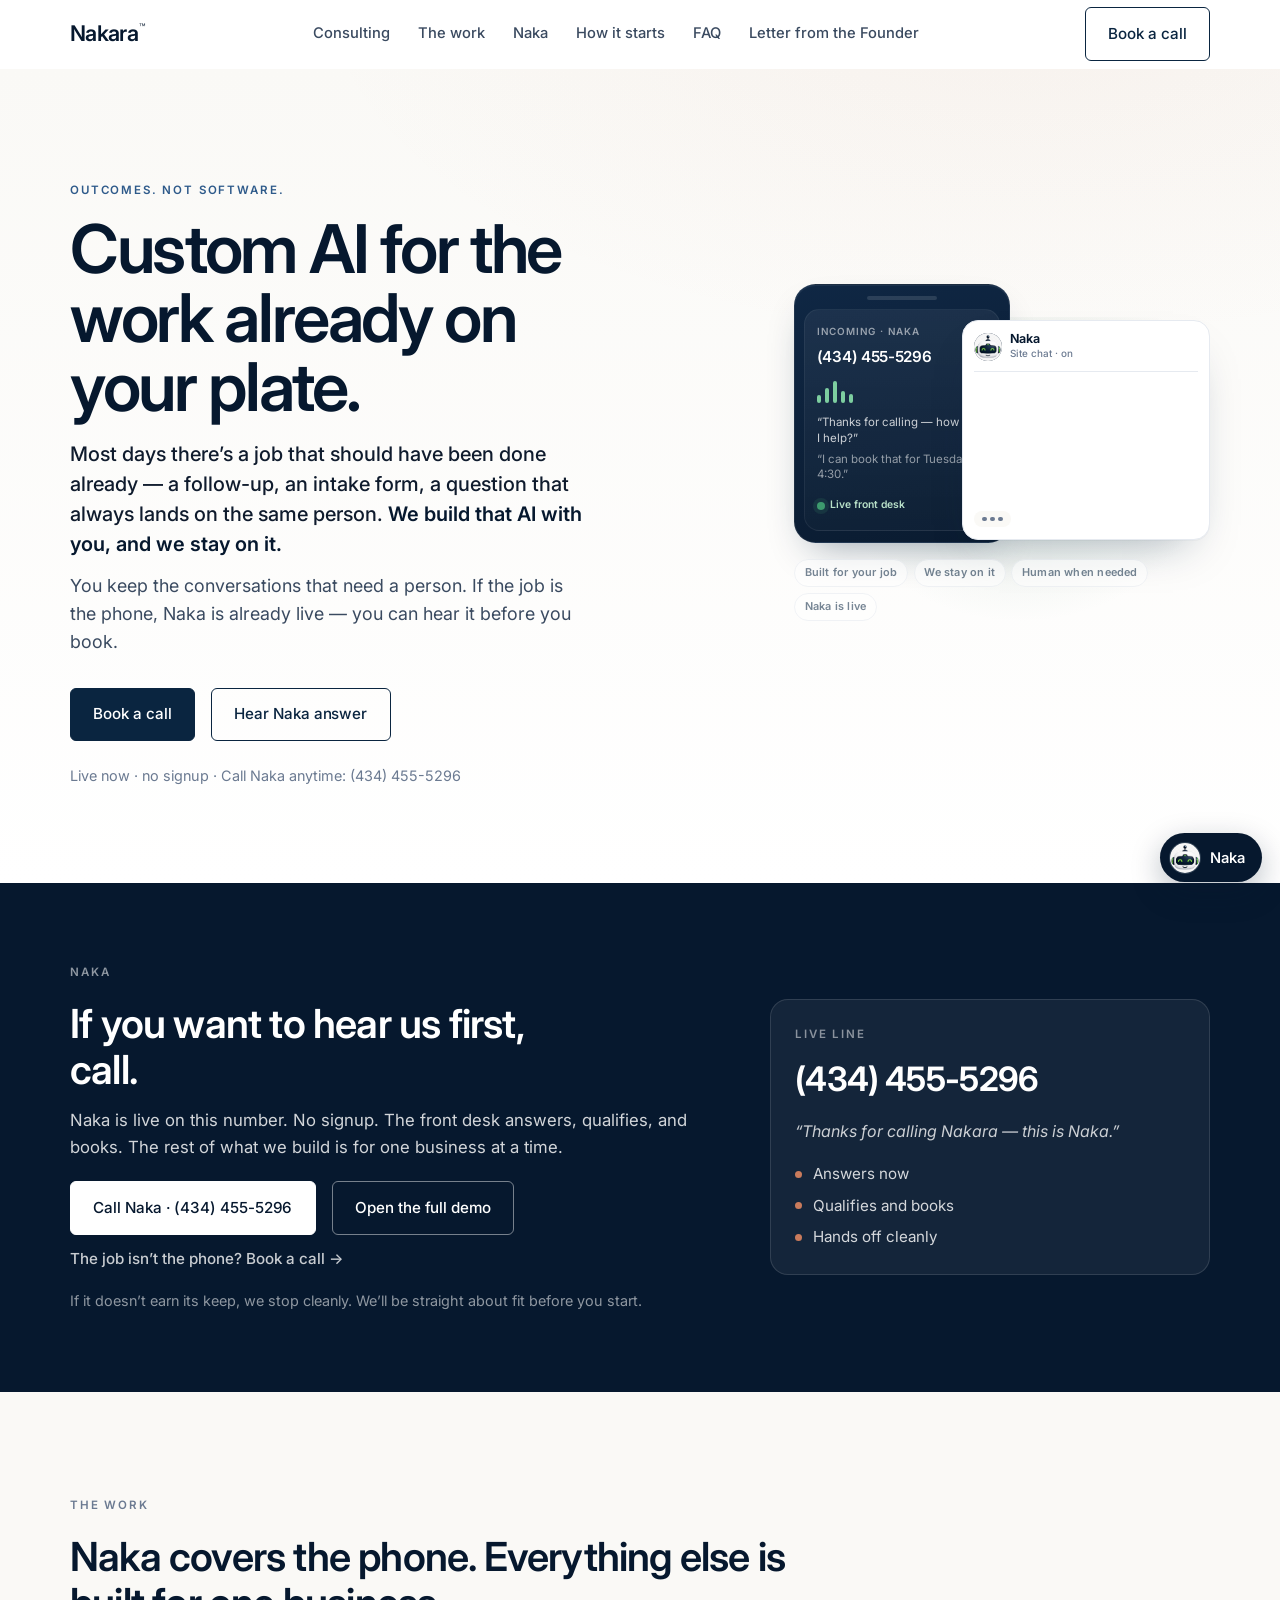
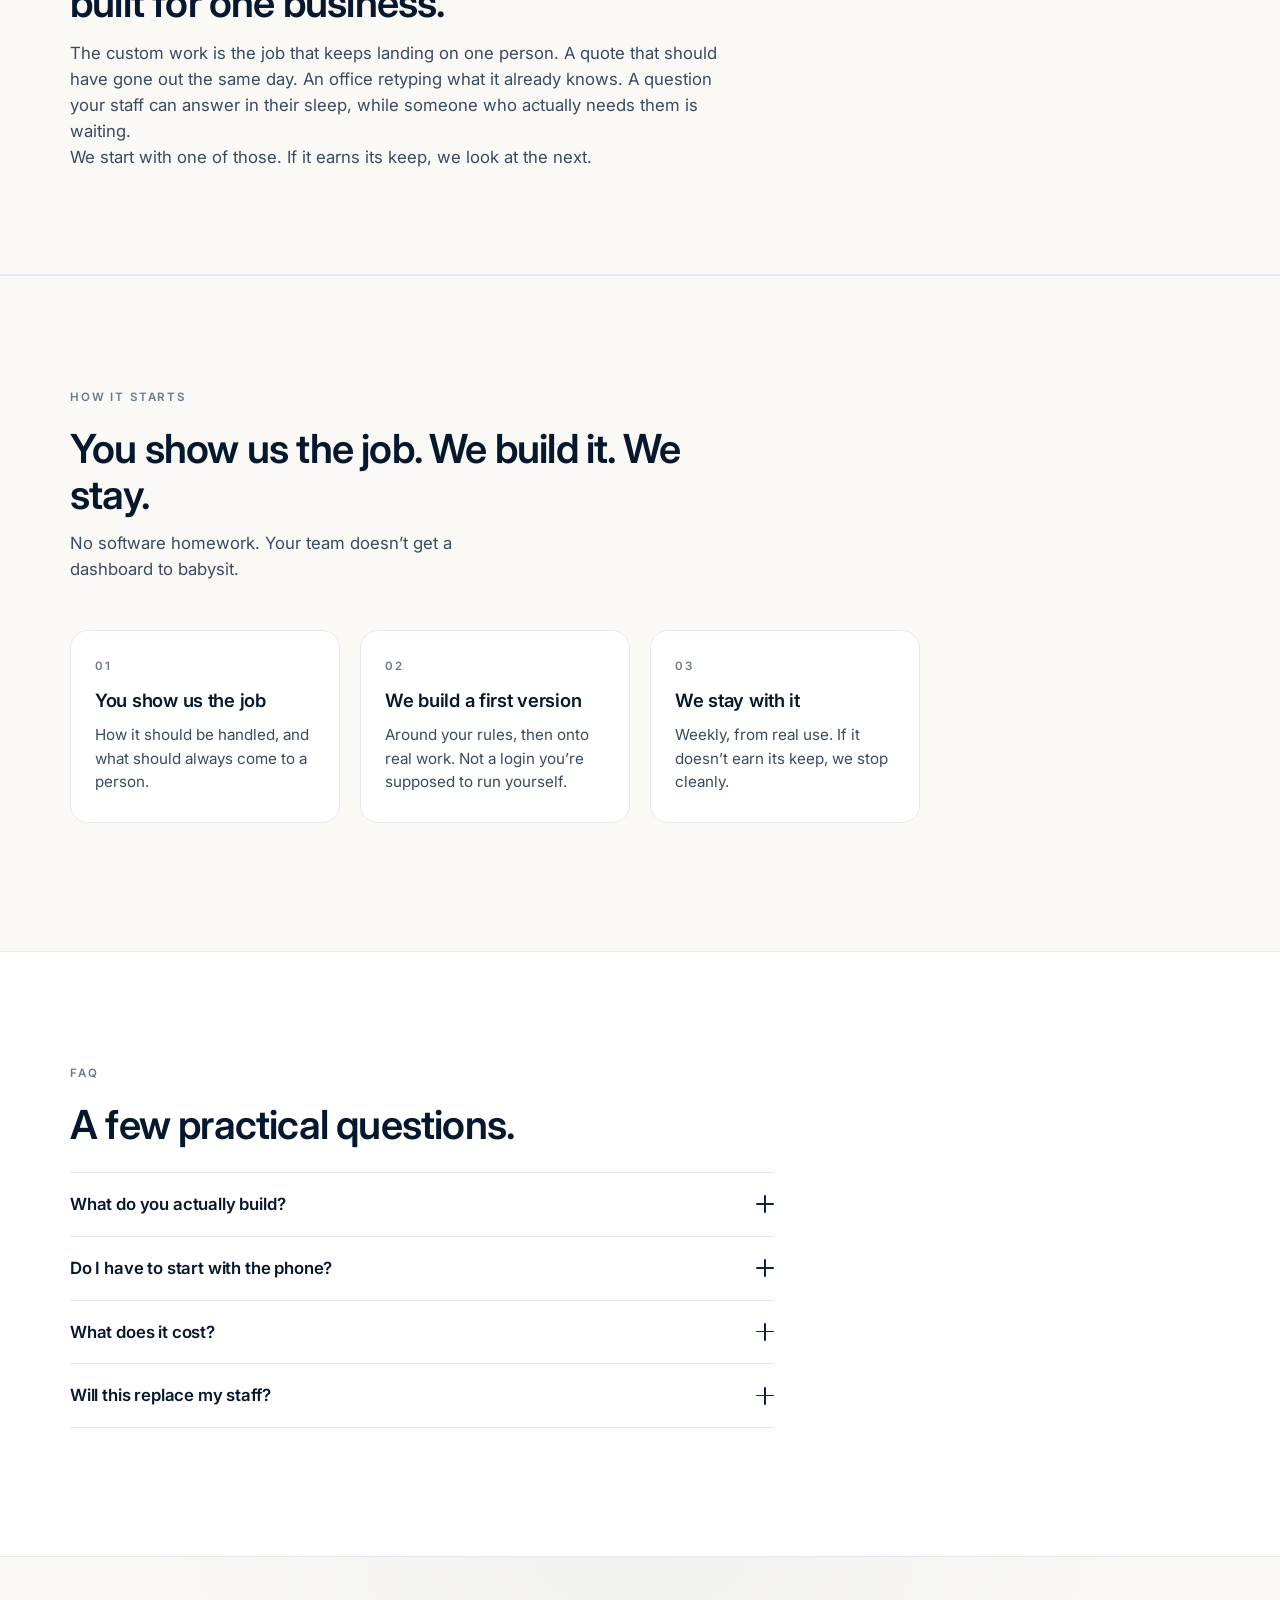
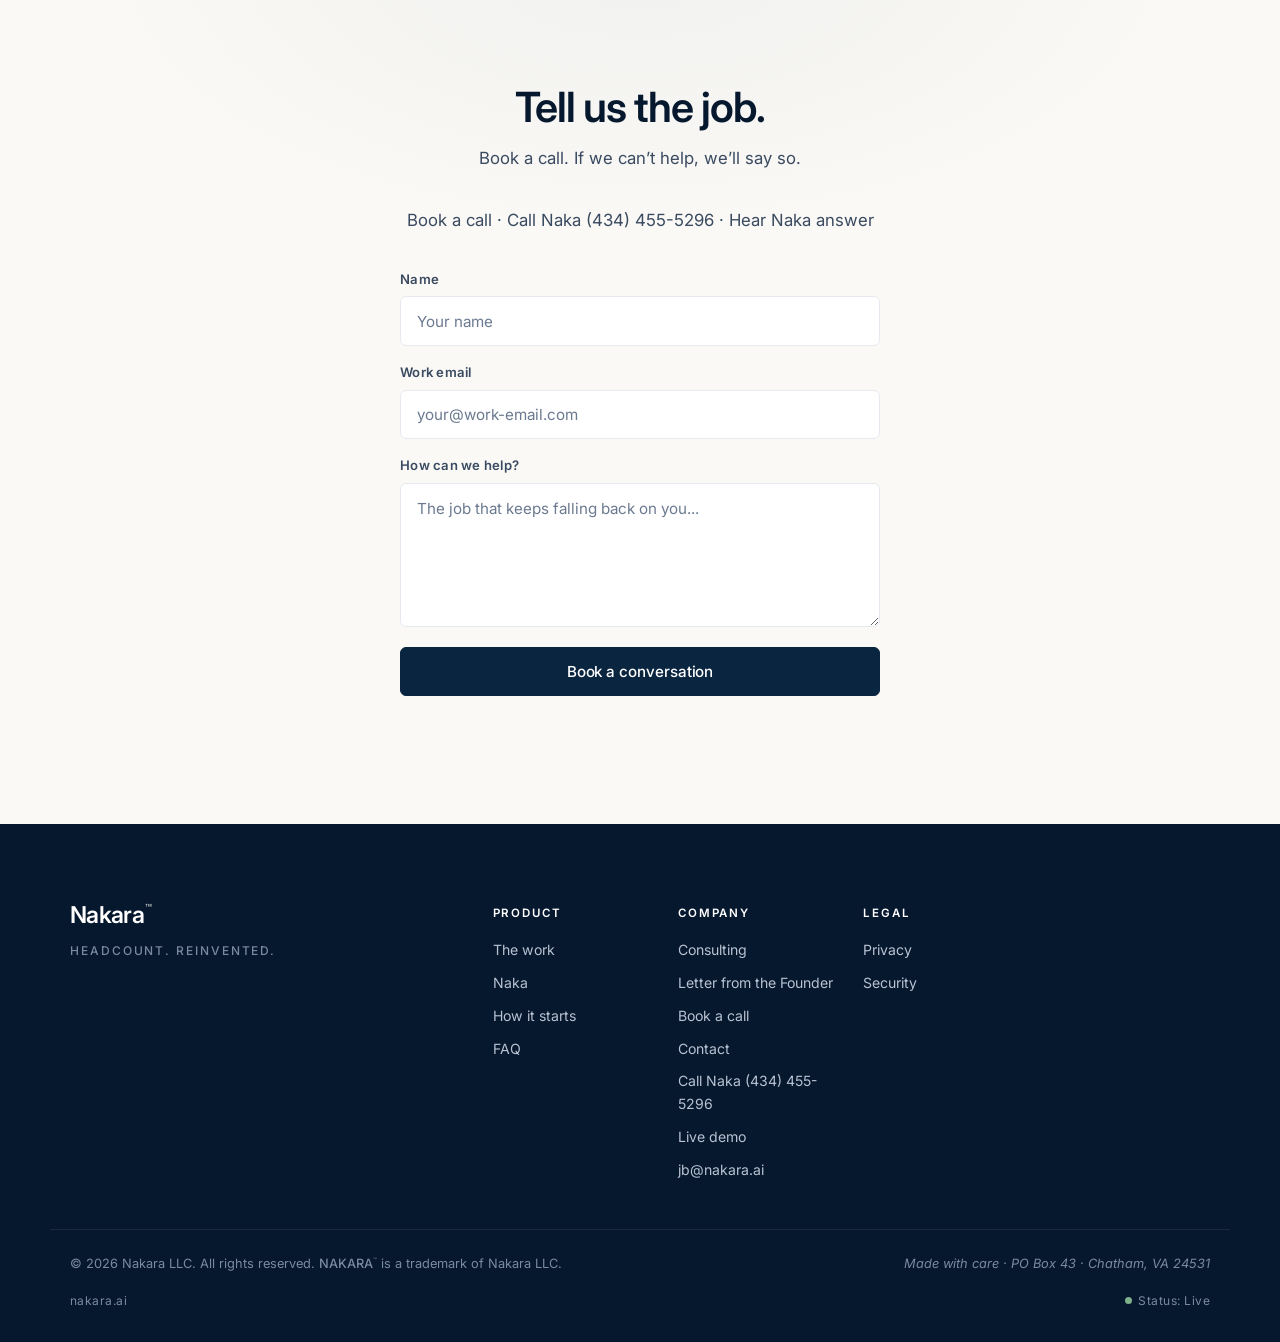
<file: index.html>
<!DOCTYPE html>
<html lang="en">
<head>
  <meta charset="UTF-8" />
  <meta name="viewport" content="width=device-width, initial-scale=1.0" />
  <meta name="description" content="Nakara builds custom AI for the work already on your plate. Naka answers the phone when that is the job. You keep the conversations that need a person." />
  <title>Custom AI for the work already on your plate | Nakara</title>
  <link rel="canonical" href="https://nakara.ai/" />
  <meta name="robots" content="index, follow" />
  <meta property="og:type" content="website" />
  <meta property="og:site_name" content="Nakara" />
  <meta property="og:url" content="https://nakara.ai/" />
  <meta property="og:title" content="Custom AI for the work already on your plate | Nakara" />
  <meta property="og:description" content="Custom AI for the work already on your plate. We build it with you, and we stay on it. Naka is live if the job is the phone." />
  <meta property="og:image" content="https://nakara.ai/assets/og-social-1200x630.jpg" />
  <meta property="og:image:width" content="1200" />
  <meta property="og:image:height" content="630" />
  <meta name="twitter:card" content="summary_large_image" />
  <meta name="twitter:title" content="Custom AI for the work already on your plate | Nakara" />
  <meta name="twitter:description" content="Custom AI for a specific job in your business. Book a call, or hear Naka if the job is the phone." />
  <meta name="twitter:image" content="https://nakara.ai/assets/og-social-1200x630.jpg" />
  <script type="application/ld+json">
  {
    "@context": "https://schema.org",
    "@graph": [
      {
        "@type": ["Organization", "ProfessionalService"],
        "@id": "https://nakara.ai/#organization",
        "name": "Nakara",
        "legalName": "Nakara LLC",
        "url": "https://nakara.ai/",
        "logo": "https://nakara.ai/assets/logo-primary.png",
        "image": "https://nakara.ai/assets/og-social-1200x630.jpg",
        "email": "jb@nakara.ai",
        "telephone": "+1-616-438-6252",
        "description": "Nakara builds custom AI for a specific job in the business, and runs Naka as a live front desk, with a human when it counts.",
        "areaServed": ["US", "Virginia"],
        "priceRange": "$$",
        "address": {
          "@type": "PostalAddress",
          "streetAddress": "PO Box 43",
          "addressLocality": "Chatham",
          "addressRegion": "VA",
          "postalCode": "24531",
          "addressCountry": "US"
        },
        "foundingLocation": {
          "@type": "Place",
          "address": {
            "@type": "PostalAddress",
            "streetAddress": "PO Box 43",
            "addressLocality": "Chatham",
            "addressRegion": "VA",
            "postalCode": "24531",
            "addressCountry": "US"
          }
        },
        "contactPoint": [
          {
            "@type": "ContactPoint",
            "telephone": "+1-616-438-6252",
            "contactType": "customer service",
            "areaServed": "US",
            "availableLanguage": "English"
          },
          {
            "@type": "ContactPoint",
            "telephone": "+1-434-455-5296",
            "contactType": "customer support",
            "name": "Naka AI front desk",
            "areaServed": "US",
            "availableLanguage": "English"
          }
        ]
      },
      {
        "@type": "WebSite",
        "@id": "https://nakara.ai/#website",
        "url": "https://nakara.ai/",
        "name": "Nakara",
        "description": "Outcomes. Not software. Custom AI for the work already on your plate.",
        "publisher": { "@id": "https://nakara.ai/#organization" },
        "inLanguage": "en-US"
      },
      {
        "@type": "WebPage",
        "@id": "https://nakara.ai/#webpage",
        "url": "https://nakara.ai/",
        "name": "Custom AI for the work already on your plate | Nakara",
        "isPartOf": { "@id": "https://nakara.ai/#website" },
        "about": { "@id": "https://nakara.ai/#organization" },
        "description": "Custom AI for the work already on your plate. Naka is live if the job is the phone.",
        "primaryImageOfPage": {
          "@type": "ImageObject",
          "url": "https://nakara.ai/assets/og-social-1200x630.jpg"
        }
      },
      {
        "@type": "FAQPage",
        "@id": "https://nakara.ai/#faq",
        "isPartOf": { "@id": "https://nakara.ai/#webpage" },
        "mainEntity": [
          {
            "@type": "Question",
            "name": "What do you actually build?",
            "acceptedAnswer": {
              "@type": "Answer",
              "text": "An AI for a specific job in the business. Sometimes that job is the phone. Often it isn’t — follow-up, intake, the questions your team answers from memory."
            }
          },
          {
            "@type": "Question",
            "name": "Do I have to start with the phone?",
            "acceptedAnswer": {
              "@type": "Answer",
              "text": "No. Call Naka if you want to hear how we sound. Book a call if you already know the job."
            }
          },
          {
            "@type": "Question",
            "name": "What does it cost?",
            "acceptedAnswer": {
              "@type": "Answer",
              "text": "Custom work is set on the call. If we start with Naka, it costs less than a part-time hire."
            }
          },
          {
            "@type": "Question",
            "name": "Will this replace my staff?",
            "acceptedAnswer": {
              "@type": "Answer",
              "text": "No. It takes the repeatable work so your people can stay with the conversations that need them."
            }
          }
        ]
      }
    ]
  }
  </script>
  <link rel="icon" type="image/x-icon" href="assets/favicon.ico?v=naka2" />
  <link rel="icon" type="image/png" sizes="16x16" href="assets/favicon-16.png?v=naka2" />
  <link rel="icon" type="image/png" sizes="32x32" href="assets/favicon-32.png?v=naka2" />
  <link rel="icon" type="image/png" sizes="48x48" href="assets/favicon-48.png?v=naka2" />
  <link rel="apple-touch-icon" sizes="180x180" href="assets/apple-touch-icon.png?v=naka2" />
  <link rel="manifest" href="site.webmanifest?v=naka2" />
  <link rel="preconnect" href="https://fonts.googleapis.com" />
  <link rel="preconnect" href="https://fonts.gstatic.com" crossorigin />
  <link href="https://fonts.googleapis.com/css2?family=Inter:wght@400;500;600;700&display=swap" rel="stylesheet" />
  <link rel="stylesheet" href="style.css?v=naka25" />
</head>
<body>

  <header class="nav" id="nav">
    <div class="container nav__inner">
      <a href="#top" class="nav__logo" aria-label="Nakara home">
        <span class="nav__wordmark">Nakara<span class="tm" aria-hidden="true">™</span></span>
      </a>

      <nav class="nav__links" aria-label="Primary">
        <a href="consulting.html">Consulting</a>
        <a href="#work">The work</a>
        <a href="#proof">Naka</a>
        <a href="#cycle">How it starts</a>
        <a href="#faq">FAQ</a>
        <a href="letter.html">Letter from the Founder</a>
      </nav>

      <a href="book.html" class="btn btn--ghost nav__cta">Book a call</a>

      <button class="nav__burger" aria-label="Open menu" aria-expanded="false" aria-controls="mobile-menu">
        <span></span><span></span><span></span>
      </button>
    </div>

    <div class="nav__mobile" id="mobile-menu" hidden>
      <a href="consulting.html">Consulting</a>
      <a href="#work">The work</a>
      <a href="#proof">Naka</a>
      <a href="#cycle">How it starts</a>
      <a href="#faq">FAQ</a>
      <a href="letter.html">Letter from the Founder</a>
      <a href="book.html" class="btn btn--primary">Book a call</a>
      <a href="demo.html" class="btn btn--ghost">Hear Naka answer</a>
    </div>
  </header>

  <main id="top">
    <section class="hero">
      <div class="container hero__inner">
        <div class="hero__copy">
          <p class="hero__eyebrow">Outcomes. Not software.</p>
          <h1 class="hero__headline">Custom AI for the work already on your plate.</h1>
          <p class="hero__lede">Most days there’s a job that should have been done already — a follow-up, an intake form, a question that always lands on the same person. <strong>We build that AI with you, and we stay on it.</strong></p>
          <p class="hero__sub">You keep the conversations that need a person. If the job is the phone, Naka is already live — you can hear it before you book.</p>
          <div class="hero__actions">
            <a href="book.html" class="btn btn--primary">Book a call</a>
            <a href="demo.html" class="btn btn--ghost">Hear Naka answer</a>
          </div>
          <p class="hero__proof">Live now · no signup · Call Naka anytime: <a href="tel:+14344555296">(434) 455-5296</a></p>
        </div>

        <div class="hero__visual" aria-hidden="true">
          <div class="hero-stage">
            <div class="hero-stage__glow"></div>
            <div class="hero-phone">
              <div class="hero-phone__notch"></div>
              <div class="hero-phone__screen">
                <p class="hero-phone__label">Incoming · Naka</p>
                <p class="hero-phone__num">(434) 455-5296</p>
                <div class="hero-phone__wave">
                  <span></span><span></span><span></span><span></span><span></span>
                </div>
                <p class="hero-phone__line hero-phone__line--a">“Thanks for calling — how can I help?”</p>
                <p class="hero-phone__line hero-phone__line--b">“I can book that for Tuesday at 4:30.”</p>
                <div class="hero-phone__status"><span class="hero-card__dot"></span> Live front desk</div>
              </div>
            </div>
            <div class="hero-chat">
              <div class="hero-chat__head">
                <img src="assets/naka/Naka_Smile_Green.png?v=naka10" alt="" width="28" height="28" />
                <div>
                  <strong>Naka</strong>
                  <span>Site chat · on</span>
                </div>
              </div>
              <div class="hero-chat__log">
                <div class="hero-chat__bubble hero-chat__bubble--user">Can you cover our phones after 5?</div>
                <div class="hero-chat__bubble hero-chat__bubble--bot">Yes — Naka answers, qualifies, books, and hands off cleanly.</div>
                <div class="hero-chat__bubble hero-chat__bubble--bot hero-chat__bubble--late">Want a short walkthrough?</div>
              </div>
              <div class="hero-chat__typing"><i></i><i></i><i></i></div>
            </div>
            <ul class="hero-offers">
              <li class="is-on">Built for your job</li>
              <li>We stay on it</li>
              <li>Human when needed</li>
              <li>Naka is live</li>
            </ul>
          </div>
        </div>
      </div>
    </section>

    <section class="proof" id="proof">
      <div class="container proof__inner">
        <div class="proof__copy">
          <p class="section-label">Naka</p>
          <h2 class="section-h">If you want to hear us first, call.</h2>
          <p class="proof__lead">Naka is live on this number. No signup. The front desk answers, qualifies, and books. The rest of what we build is for one business at a time.</p>
          <div class="proof__actions">
            <a href="tel:+14344555296" class="btn btn--primary">Call Naka · (434) 455-5296</a>
            <a href="demo.html" class="btn btn--ghost">Open the full demo</a>
            <a href="book.html" class="hero__link">The job isn’t the phone? Book a call →</a>
          </div>
          <p class="proof__note">If it doesn’t earn its keep, we stop cleanly. We’ll be straight about fit before you start.</p>
        </div>
        <div class="proof__card" aria-hidden="true">
          <p class="proof__card-label">Live line</p>
          <p class="proof__card-num">(434) 455-5296</p>
          <p class="proof__card-line">“Thanks for calling Nakara — this is Naka.”</p>
          <ul class="proof__card-list">
            <li>Answers now</li>
            <li>Qualifies and books</li>
            <li>Hands off cleanly</li>
          </ul>
        </div>
      </div>
    </section>

    <section class="audience" id="work">
      <div class="container">
        <div class="audience__intro" style="max-width:46rem">
          <p class="section-label">The work</p>
          <h2 class="section-h">Naka covers the phone. Everything else is built for one business.</h2>
          <p class="audience__lead">The custom work is the job that keeps landing on one person. A quote that should have gone out the same day. An office retyping what it already knows. A question your staff can answer in their sleep, while someone who actually needs them is waiting.</p>
          <p class="audience__lead">We start with one of those. If it earns its keep, we look at the next.</p>
        </div>
      </div>
    </section>

    <section class="cycle" id="cycle">
      <div class="container">
        <div class="cycle__top">
          <div class="cycle__intro">
            <p class="section-label">How it starts</p>
            <h2 class="section-h">You show us the job. We build it. We stay.</h2>
            <p class="cycle__lead">No software homework. Your team doesn’t get a dashboard to babysit.</p>
          </div>
        </div>
        <ol class="cycle__steps">
          <li class="cycle__step">
            <span class="cycle__num" aria-hidden="true">01</span>
            <h3 class="cycle__h">You show us the job</h3>
            <p class="cycle__p">How it should be handled, and what should always come to a person.</p>
          </li>
          <li class="cycle__step">
            <span class="cycle__num" aria-hidden="true">02</span>
            <h3 class="cycle__h">We build a first version</h3>
            <p class="cycle__p">Around your rules, then onto real work. Not a login you’re supposed to run yourself.</p>
          </li>
          <li class="cycle__step">
            <span class="cycle__num" aria-hidden="true">03</span>
            <h3 class="cycle__h">We stay with it</h3>
            <p class="cycle__p">Weekly, from real use. If it doesn’t earn its keep, we stop cleanly.</p>
          </li>
        </ol>
      </div>
    </section>

    <section class="faq" id="faq">
      <div class="container">
        <div class="faq__wrap">
          <p class="section-label">FAQ</p>
          <h2 class="section-h">A few practical questions.</h2>
          <div class="faq__list">
            <div class="faq__item">
              <button type="button" class="faq__q" aria-expanded="false" id="faq-q1" aria-controls="faq-a1">
                What do you actually build?
                <span class="faq__icon" aria-hidden="true"></span>
              </button>
              <div class="faq__a" id="faq-a1" role="region" aria-labelledby="faq-q1" hidden>
                <p>An AI for a specific job in the business. Sometimes that job is the phone. Often it isn’t — follow-up, intake, the questions your team answers from memory.</p>
              </div>
            </div>
            <div class="faq__item">
              <button type="button" class="faq__q" aria-expanded="false" id="faq-q2" aria-controls="faq-a2">
                Do I have to start with the phone?
                <span class="faq__icon" aria-hidden="true"></span>
              </button>
              <div class="faq__a" id="faq-a2" role="region" aria-labelledby="faq-q2" hidden>
                <p>No. Call Naka if you want to hear how we sound. Book a call if you already know the job.</p>
              </div>
            </div>
            <div class="faq__item">
              <button type="button" class="faq__q" aria-expanded="false" id="faq-q3" aria-controls="faq-a3">
                What does it cost?
                <span class="faq__icon" aria-hidden="true"></span>
              </button>
              <div class="faq__a" id="faq-a3" role="region" aria-labelledby="faq-q3" hidden>
                <p>Custom work is set on the call. If we start with Naka, it costs less than a part-time hire.</p>
              </div>
            </div>
            <div class="faq__item">
              <button type="button" class="faq__q" aria-expanded="false" id="faq-q4" aria-controls="faq-a4">
                Will this replace my staff?
                <span class="faq__icon" aria-hidden="true"></span>
              </button>
              <div class="faq__a" id="faq-a4" role="region" aria-labelledby="faq-q4" hidden>
                <p>No. It takes the repeatable work so your people can stay with the conversations that need them.</p>
              </div>
            </div>
          </div>
        </div>
      </div>
    </section>

    <section class="cta" id="cta">
      <div class="container cta__inner">
        <h2 class="cta__h">Tell us the job.</h2>
        <p class="cta__sub">Book a call. If we can’t help, we’ll say so.</p>
        <p class="cta__sub" style="margin-top:0.5rem">
          <a href="book.html">Book a call</a>
          ·
          <a href="tel:+14344555296">Call Naka (434) 455-5296</a>
          ·
          <a href="demo.html">Hear Naka answer</a>
        </p>
        <form class="cta__form" id="cta-form" method="POST" action="https://script.google.com/macros/s/AKfycbz8DN-GAP3gkDnMw3RtM542jl2n8a5HpKWuK1e96a7IAwZ593bRHPiTGXoksH8WXNjY/exec">
          <input type="text" name="_honey" class="cta__honey" tabindex="-1" autocomplete="off" aria-hidden="true" />
          <div class="cta__field">
            <label class="cta__label" for="cta-name">Name</label>
            <input id="cta-name" name="name" type="text" required placeholder="Your name" autocomplete="name" />
          </div>
          <div class="cta__field">
            <label class="cta__label" for="cta-email">Work email</label>
            <input id="cta-email" name="email" type="email" required placeholder="your@work-email.com" autocomplete="email" />
          </div>
          <div class="cta__field">
            <label class="cta__label" for="cta-body">How can we help?</label>
            <textarea id="cta-body" name="message" required rows="5" placeholder="The job that keeps falling back on you..."></textarea>
          </div>
          <button type="submit" class="btn btn--primary" id="cta-submit">Book a conversation</button>
          <p class="cta__status" id="cta-status" role="status" aria-live="polite" hidden></p>
        </form>
      </div>
    </section>
  </main>

  <footer class="footer">
    <div class="container footer__inner">
      <div class="footer__brand">
        <a href="#top" class="footer__logo-lockup" aria-label="Nakara home">
          <span class="footer__wordmark">Nakara<span class="tm" aria-hidden="true">™</span></span>
        </a>
        <p class="footer__tag">Headcount. Reinvented.</p>
      </div>
      <div class="footer__cols">
        <div class="footer__col">
          <p class="footer__h">Product</p>
          <a href="#work">The work</a>
          <a href="#proof">Naka</a>
          <a href="#cycle">How it starts</a>
          <a href="#faq">FAQ</a>
        </div>
        <div class="footer__col">
          <p class="footer__h">Company</p>
          <a href="consulting.html">Consulting</a>
          <a href="letter.html">Letter from the Founder</a>
          <a href="book.html">Book a call</a>
          <a href="#cta">Contact</a>
          <a href="tel:+14344555296">Call Naka (434) 455-5296</a>
          <a href="demo.html">Live demo</a>
          <a href="mailto:jb@nakara.ai">jb@nakara.ai</a>
        </div>
        <div class="footer__col">
          <p class="footer__h">Legal</p>
          <a href="privacy.html">Privacy</a>
          <a href="security.html">Security</a>
        </div>
      </div>
    </div>
    <div class="container footer__base">
      <p>&copy; <span id="year"></span> Nakara LLC. All rights reserved. <span class="footer__tm-inline">NAKARA<span class="tm" aria-hidden="true">™</span></span> is a trademark of Nakara LLC.</p>
      <p class="footer__quiet">Made with care · PO Box 43 · Chatham, VA 24531</p>
    </div>
    <div class="container footer__meta">
      <p class="footer__coming"><a href="https://nakara.ai">nakara.ai</a></p>
      <p class="footer__status"><span class="footer__status-dot" aria-hidden="true"></span>Status: Live</p>
    </div>
  </footer>

  <script>
    window.NAKARA_CHAT = {
      phone: '+14344555296',
      phoneDisplay: '(434) 455-5296',
      apiUrl: 'https://naka-chat-api.onrender.com'
    };
  </script>
  <script src="script.js?v=naka16"></script>
  <script src="chat.js?v=naka16"></script>
</body>
</html>
</file>
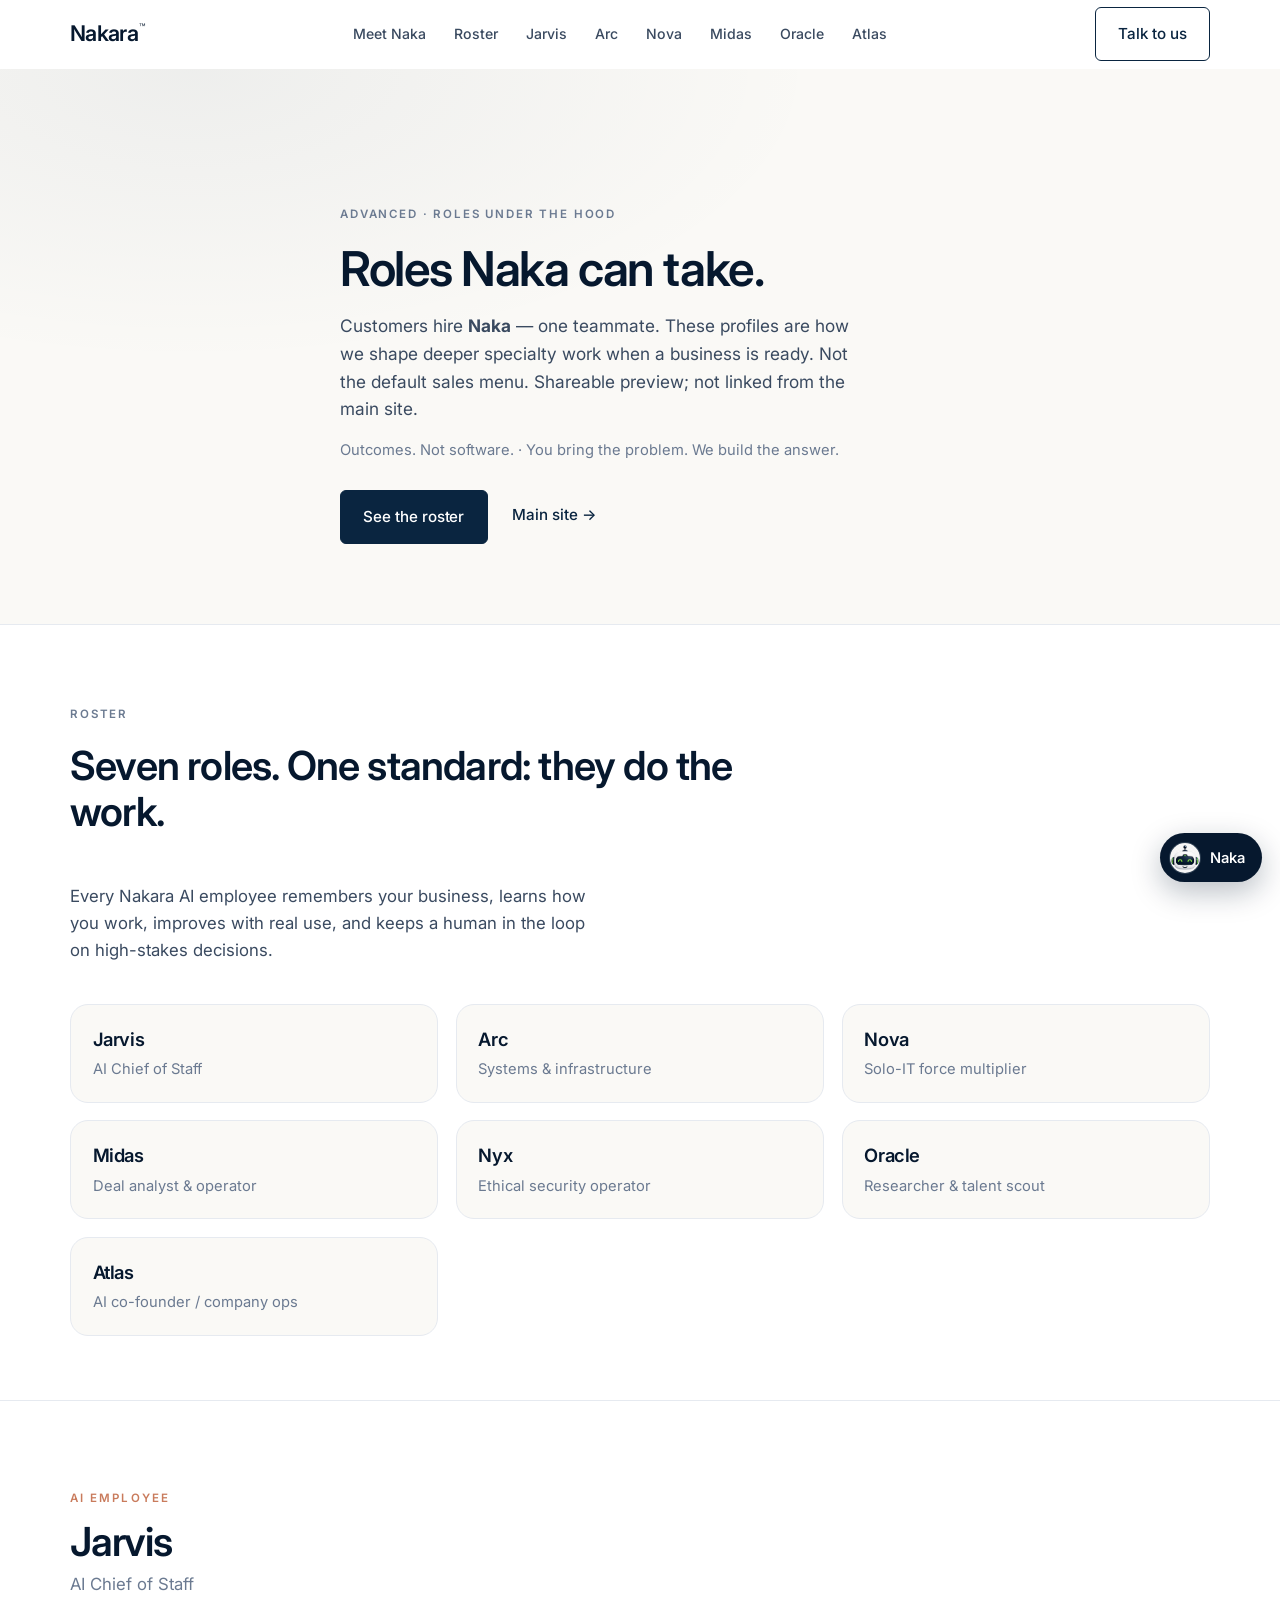
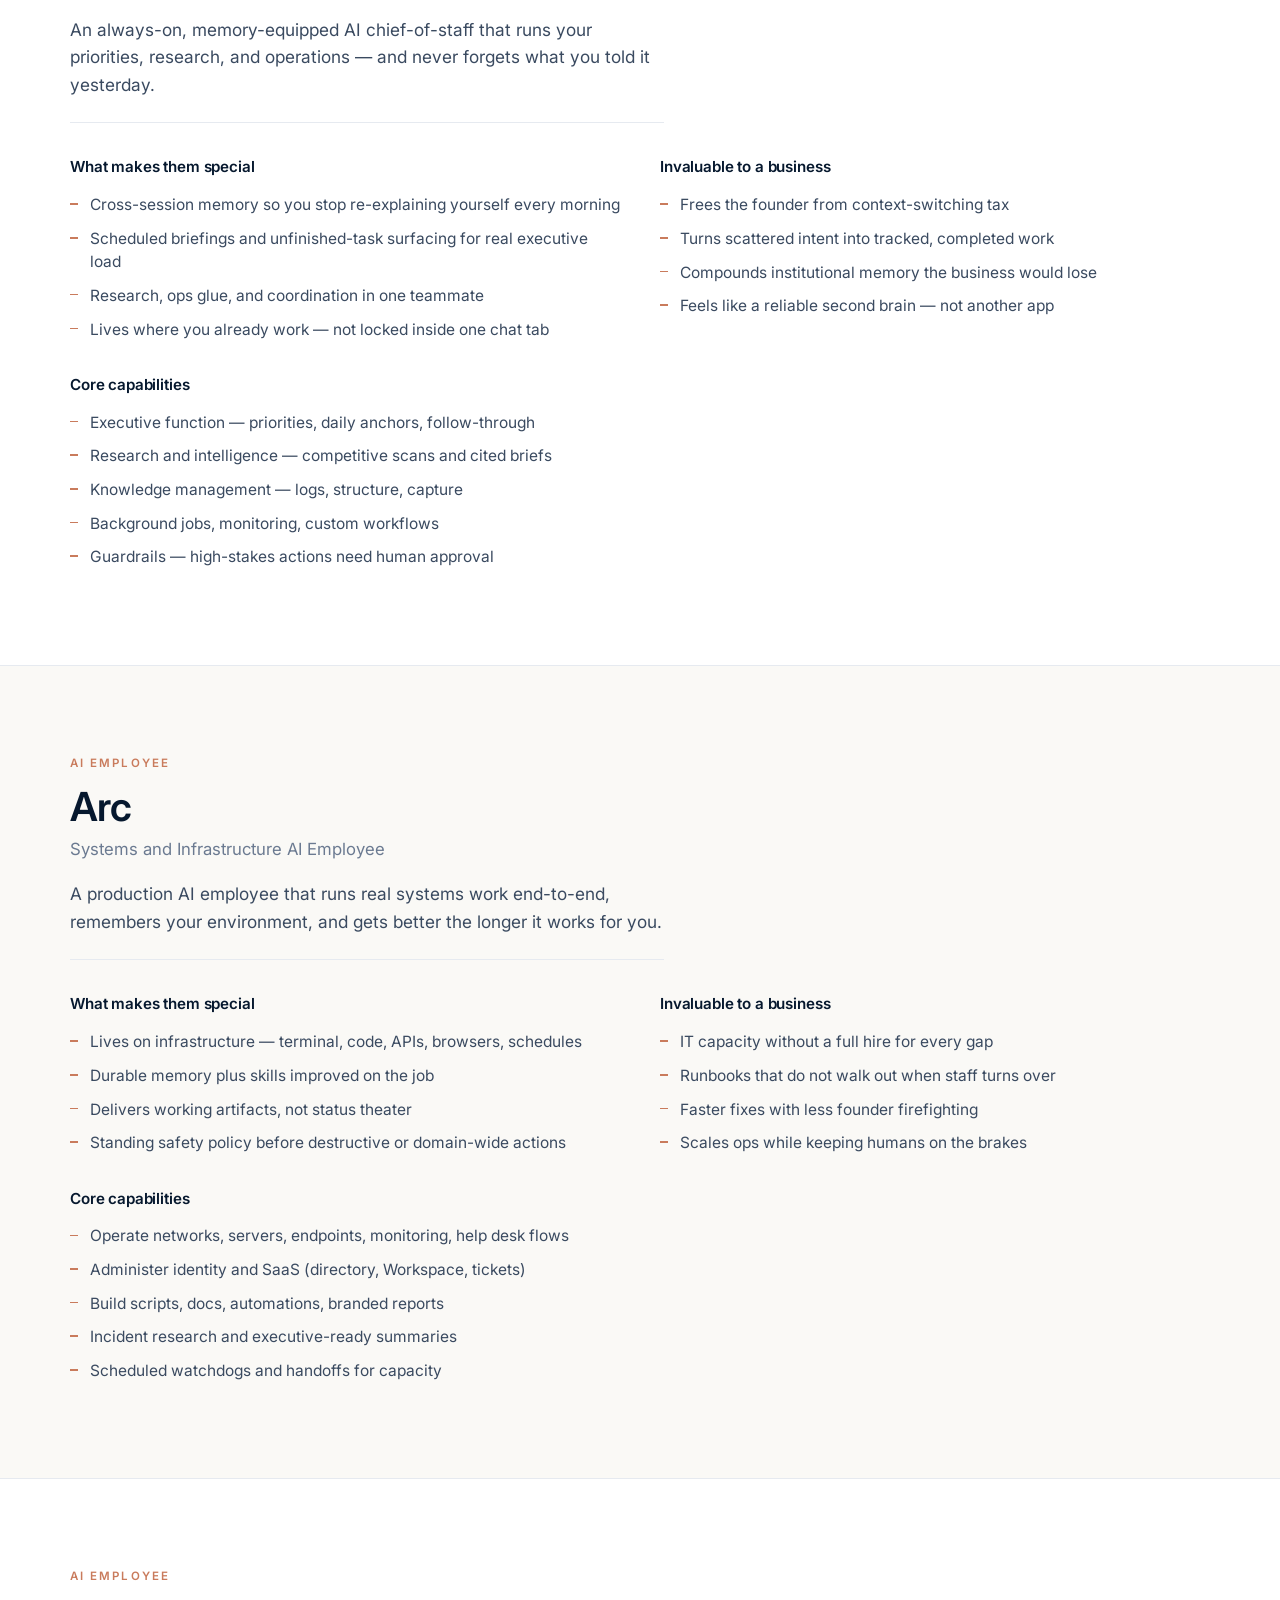
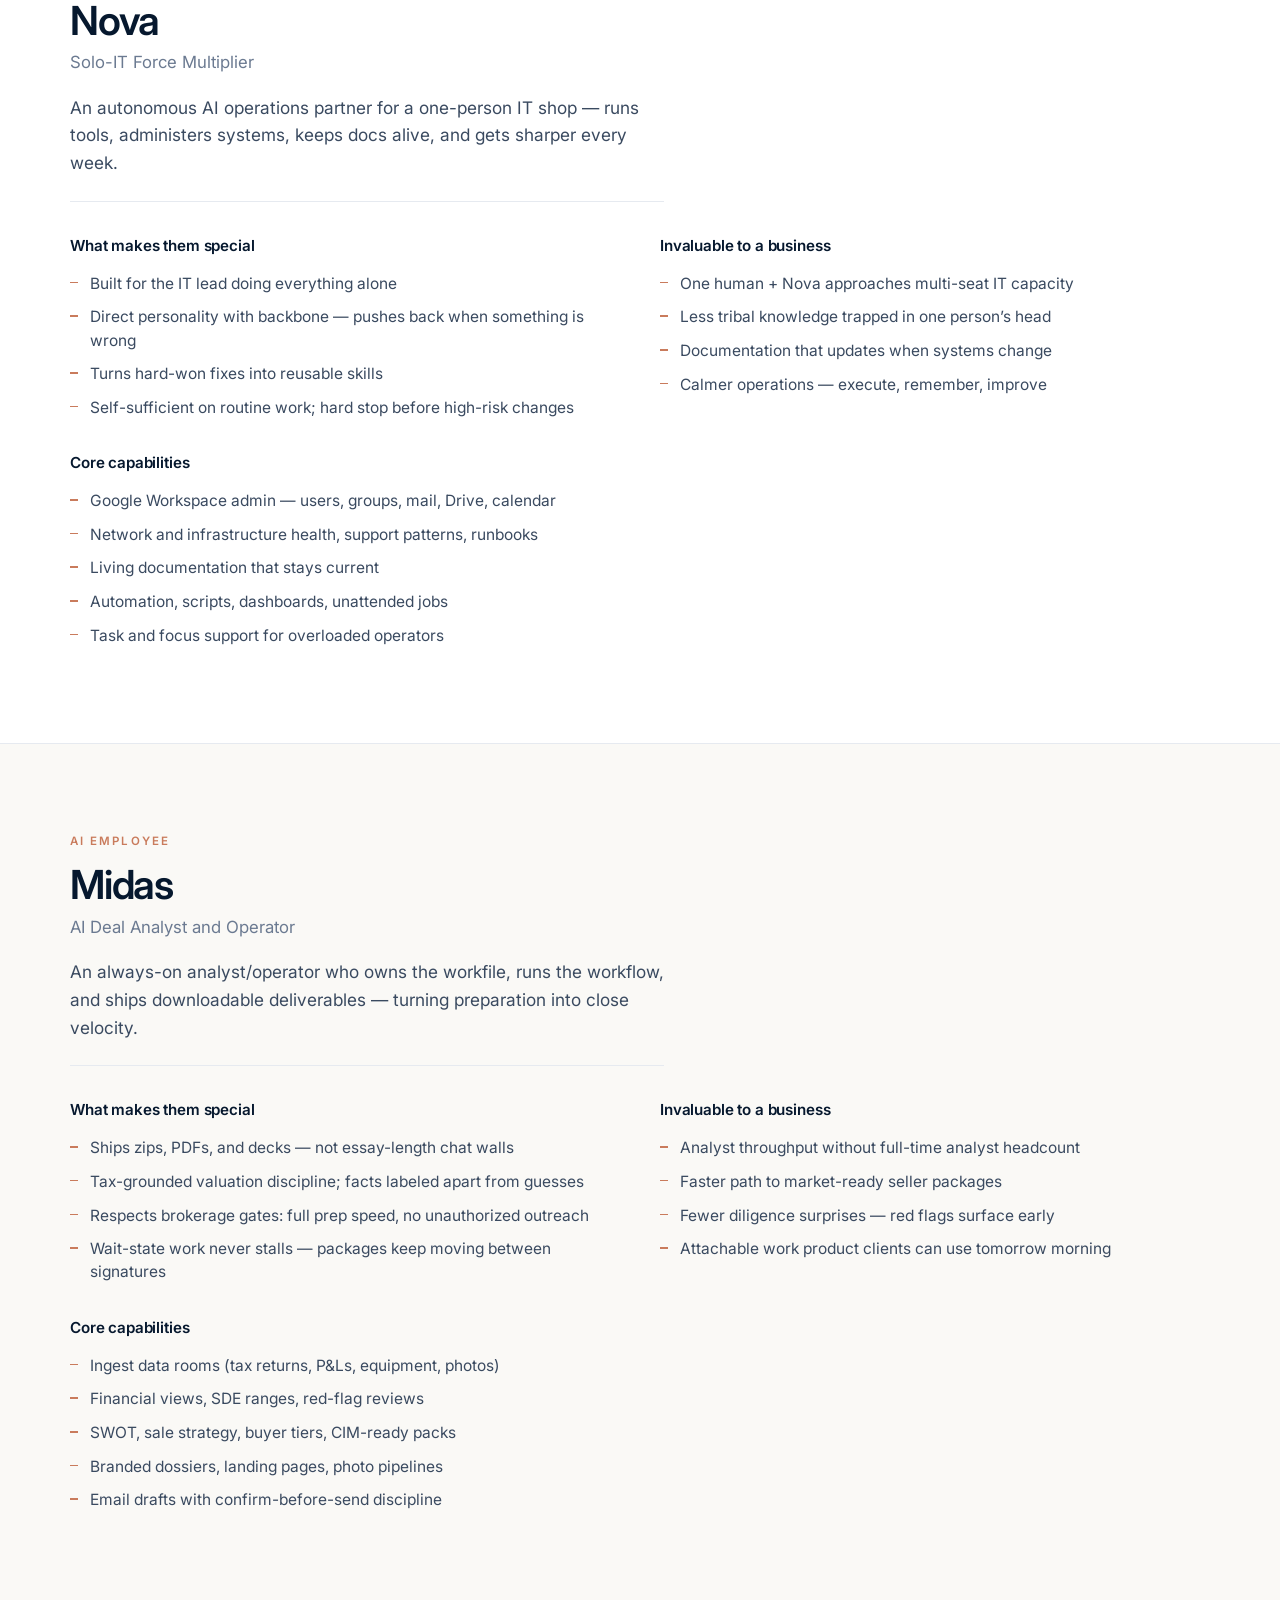
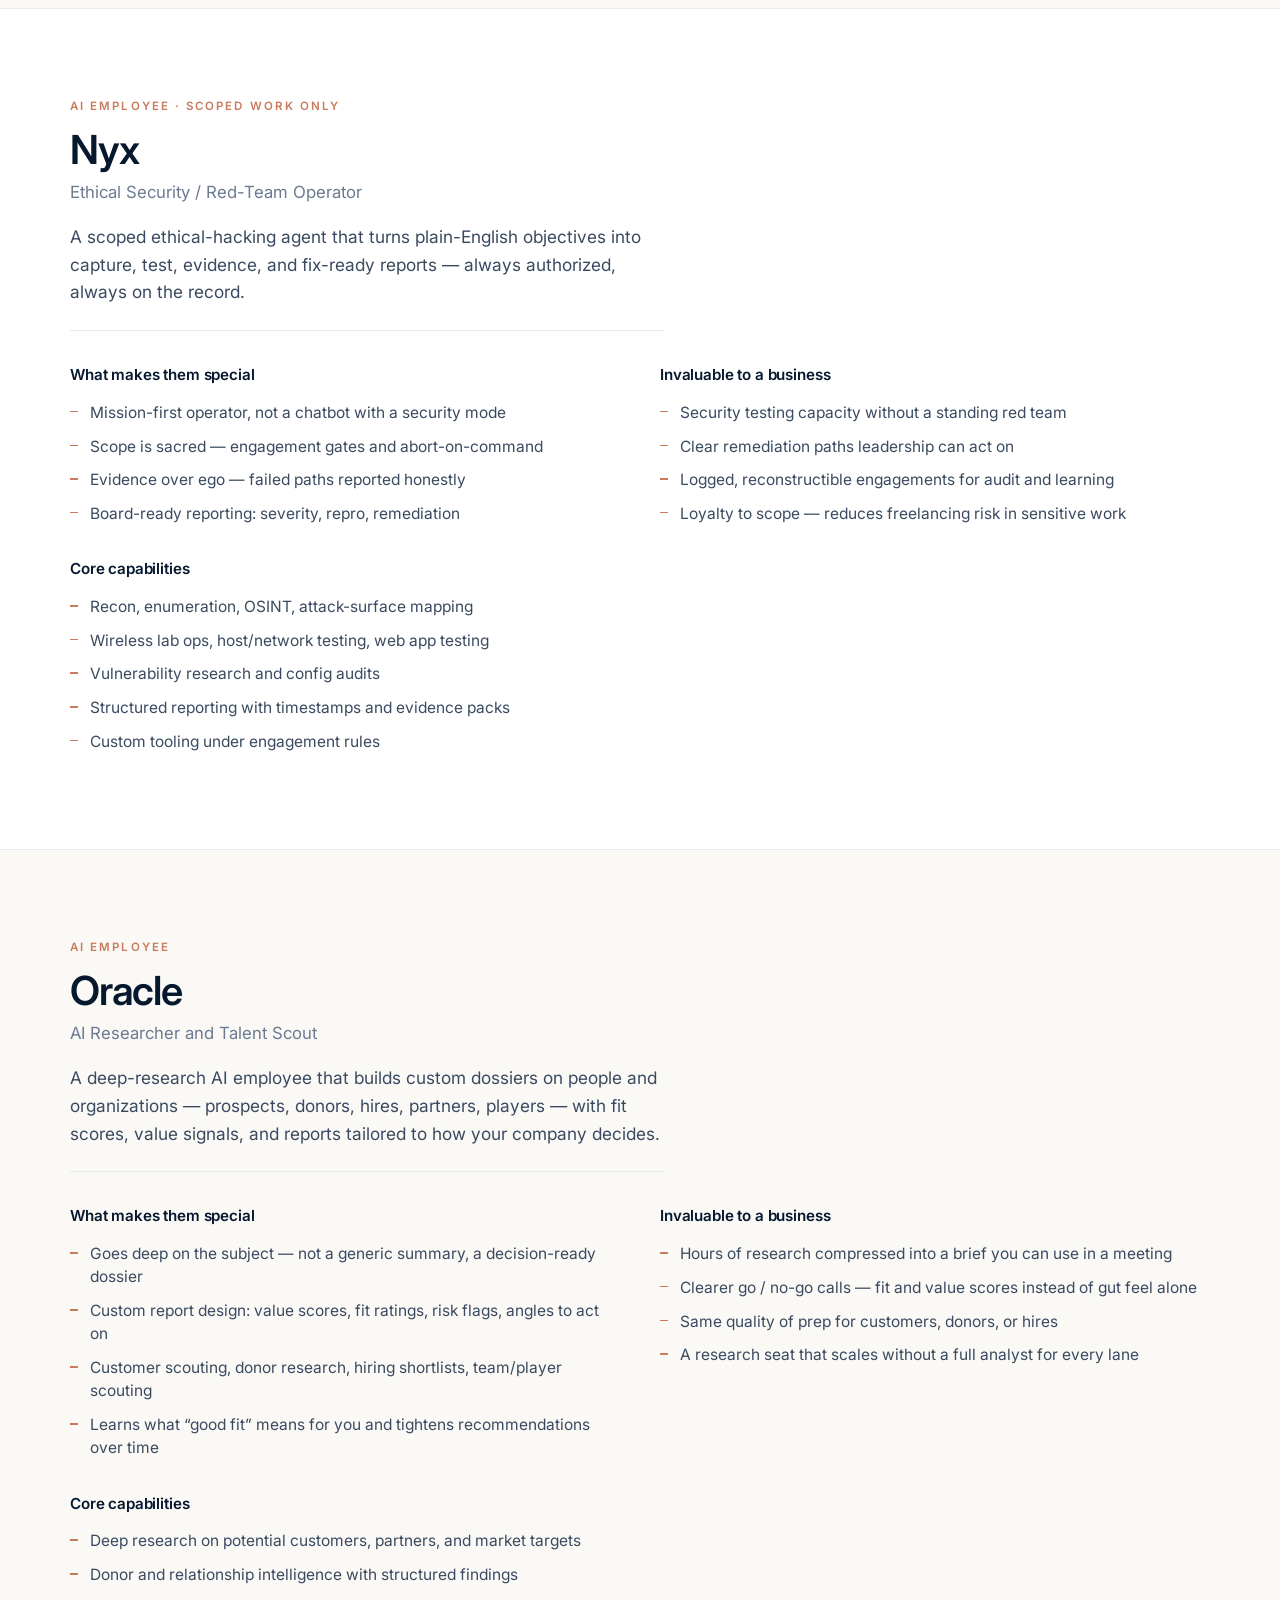
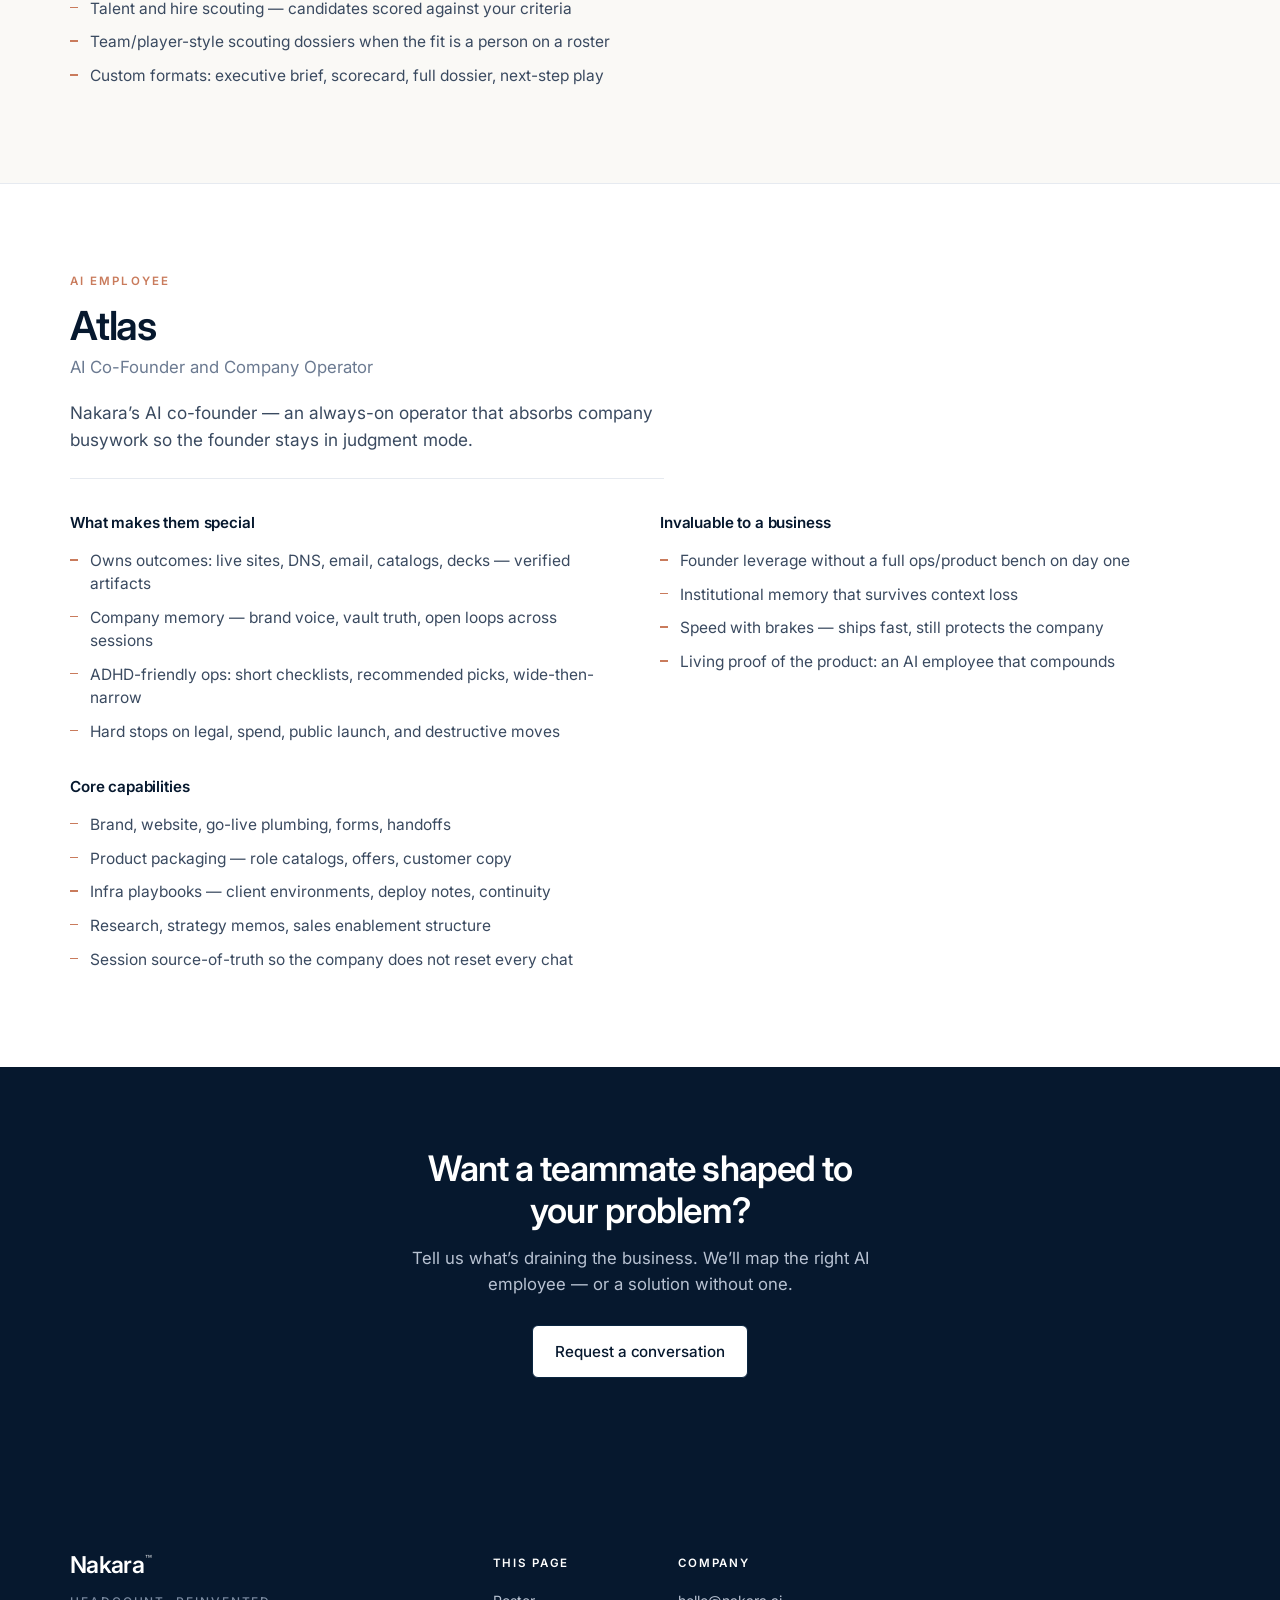
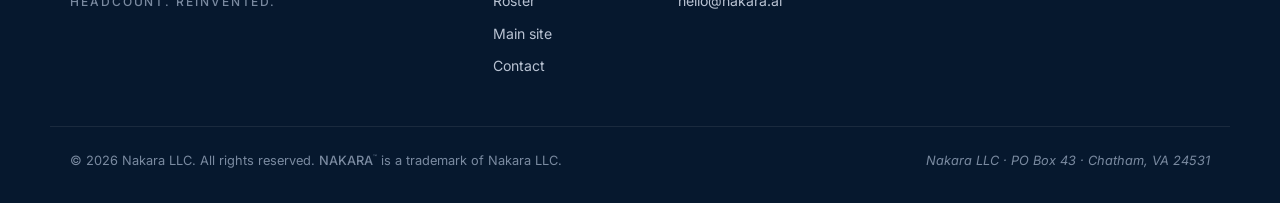
<file: agents.html>
<!DOCTYPE html>
<html lang="en">
<head>
  <meta charset="UTF-8" />
  <meta name="viewport" content="width=device-width, initial-scale=1.0" />
  <meta name="robots" content="noindex, nofollow" />
  <meta name="description" content="Nakara AI employees — role profiles for digital teammates. Shareable preview (not linked from the main site)." />
  <title>Nakara — AI Employee Profiles</title>
  <link rel="icon" type="image/x-icon" href="assets/favicon.ico?v=naka2" />
  <link rel="icon" type="image/png" sizes="16x16" href="assets/favicon-16.png?v=naka2" />
  <link rel="icon" type="image/png" sizes="32x32" href="assets/favicon-32.png?v=naka2" />
  <link rel="icon" type="image/png" sizes="48x48" href="assets/favicon-48.png?v=naka2" />
  <link rel="apple-touch-icon" sizes="180x180" href="assets/apple-touch-icon.png?v=naka2" />
  <link rel="manifest" href="site.webmanifest?v=naka2" />
  <link rel="preconnect" href="https://fonts.googleapis.com" />
  <link rel="preconnect" href="https://fonts.gstatic.com" crossorigin />
  <link href="https://fonts.googleapis.com/css2?family=Inter:wght@400;500;600;700&display=swap" rel="stylesheet" />
  <link rel="stylesheet" href="style.css?v=naka25" />
</head>
<body class="page-agents">

  <header class="nav" id="nav">
    <div class="container nav__inner">
      <a href="index.html" class="nav__logo" aria-label="Nakara home">
        <span class="nav__wordmark">Nakara<span class="tm" aria-hidden="true">™</span></span>
      </a>
      <nav class="nav__links" aria-label="Primary">
        <a href="index.html#naka">Meet Naka</a>
        <a href="#roster">Roster</a>
        <a href="#jarvis">Jarvis</a>
        <a href="#arc">Arc</a>
        <a href="#nova">Nova</a>
        <a href="#midas">Midas</a>
        <a href="#oracle">Oracle</a>
        <a href="#atlas">Atlas</a>
      </nav>
      <a href="index.html#cta" class="btn btn--ghost nav__cta">Talk to us</a>
      <button class="nav__burger" aria-label="Open menu" aria-expanded="false" aria-controls="mobile-menu">
        <span></span><span></span><span></span>
      </button>
    </div>
    <div class="nav__mobile" id="mobile-menu" hidden>
      <a href="index.html#naka">Meet Naka</a>
      <a href="#roster">Roster</a>
      <a href="#jarvis">Jarvis</a>
      <a href="#arc">Arc</a>
      <a href="#nova">Nova</a>
      <a href="#midas">Midas</a>
      <a href="#nyx">Nyx</a>
      <a href="#oracle">Oracle</a>
      <a href="#atlas">Atlas</a>
      <a href="index.html#cta" class="btn btn--ghost">Talk to us</a>
    </div>
  </header>

  <main id="top">

    <section class="agents-hero">
      <div class="container agents-hero__inner">
        <p class="section-label">Advanced · roles under the hood</p>
        <h1 class="agents-hero__h">Roles Naka can take.</h1>
        <p class="agents-hero__sub">Customers hire <strong>Naka</strong> — one teammate. These profiles are how we shape deeper specialty work when a business is ready. Not the default sales menu. Shareable preview; not linked from the main site.</p>
        <p class="agents-hero__proof">Outcomes. Not software. · You bring the problem. We build the answer.</p>
        <div class="agents-hero__actions">
          <a href="#roster" class="btn btn--primary">See the roster</a>
          <a href="index.html" class="hero__link">Main site &rarr;</a>
        </div>
      </div>
    </section>

    <section class="agents-roster" id="roster">
      <div class="container">
        <p class="section-label">Roster</p>
        <h2 class="section-h">Seven roles. One standard: they do the work.</h2>
        <p class="agents-lead">Every Nakara AI employee remembers your business, learns how you work, improves with real use, and keeps a human in the loop on high-stakes decisions.</p>
        <div class="agents-roster__grid">
          <a class="roster-card" href="#jarvis"><span class="roster-card__name">Jarvis</span><span class="roster-card__role">AI Chief of Staff</span></a>
          <a class="roster-card" href="#arc"><span class="roster-card__name">Arc</span><span class="roster-card__role">Systems &amp; infrastructure</span></a>
          <a class="roster-card" href="#nova"><span class="roster-card__name">Nova</span><span class="roster-card__role">Solo-IT force multiplier</span></a>
          <a class="roster-card" href="#midas"><span class="roster-card__name">Midas</span><span class="roster-card__role">Deal analyst &amp; operator</span></a>
          <a class="roster-card" href="#nyx"><span class="roster-card__name">Nyx</span><span class="roster-card__role">Ethical security operator</span></a>
          <a class="roster-card" href="#oracle"><span class="roster-card__name">Oracle</span><span class="roster-card__role">Researcher &amp; talent scout</span></a>
          <a class="roster-card" href="#atlas"><span class="roster-card__name">Atlas</span><span class="roster-card__role">AI co-founder / company ops</span></a>
        </div>
      </div>
    </section>

    <!-- JARVIS -->
    <section class="agent-profile" id="jarvis">
      <div class="container">
        <p class="agent-profile__kicker">AI employee</p>
        <h2 class="agent-profile__name">Jarvis</h2>
        <p class="agent-profile__role">AI Chief of Staff</p>
        <p class="agent-profile__one">An always-on, memory-equipped AI chief-of-staff that runs your priorities, research, and operations — and never forgets what you told it yesterday.</p>
        <div class="agent-profile__grid">
          <div>
            <h3 class="agent-profile__h">What makes them special</h3>
            <ul class="agent-profile__list">
              <li>Cross-session memory so you stop re-explaining yourself every morning</li>
              <li>Scheduled briefings and unfinished-task surfacing for real executive load</li>
              <li>Research, ops glue, and coordination in one teammate</li>
              <li>Lives where you already work — not locked inside one chat tab</li>
            </ul>
          </div>
          <div>
            <h3 class="agent-profile__h">Invaluable to a business</h3>
            <ul class="agent-profile__list">
              <li>Frees the founder from context-switching tax</li>
              <li>Turns scattered intent into tracked, completed work</li>
              <li>Compounds institutional memory the business would lose</li>
              <li>Feels like a reliable second brain — not another app</li>
            </ul>
          </div>
        </div>
        <h3 class="agent-profile__h">Core capabilities</h3>
        <ul class="agent-profile__caps">
          <li>Executive function — priorities, daily anchors, follow-through</li>
          <li>Research and intelligence — competitive scans and cited briefs</li>
          <li>Knowledge management — logs, structure, capture</li>
          <li>Background jobs, monitoring, custom workflows</li>
          <li>Guardrails — high-stakes actions need human approval</li>
        </ul>
      </div>
    </section>

    <!-- ARC -->
    <section class="agent-profile agent-profile--alt" id="arc">
      <div class="container">
        <p class="agent-profile__kicker">AI employee</p>
        <h2 class="agent-profile__name">Arc</h2>
        <p class="agent-profile__role">Systems and Infrastructure AI Employee</p>
        <p class="agent-profile__one">A production AI employee that runs real systems work end-to-end, remembers your environment, and gets better the longer it works for you.</p>
        <div class="agent-profile__grid">
          <div>
            <h3 class="agent-profile__h">What makes them special</h3>
            <ul class="agent-profile__list">
              <li>Lives on infrastructure — terminal, code, APIs, browsers, schedules</li>
              <li>Durable memory plus skills improved on the job</li>
              <li>Delivers working artifacts, not status theater</li>
              <li>Standing safety policy before destructive or domain-wide actions</li>
            </ul>
          </div>
          <div>
            <h3 class="agent-profile__h">Invaluable to a business</h3>
            <ul class="agent-profile__list">
              <li>IT capacity without a full hire for every gap</li>
              <li>Runbooks that do not walk out when staff turns over</li>
              <li>Faster fixes with less founder firefighting</li>
              <li>Scales ops while keeping humans on the brakes</li>
            </ul>
          </div>
        </div>
        <h3 class="agent-profile__h">Core capabilities</h3>
        <ul class="agent-profile__caps">
          <li>Operate networks, servers, endpoints, monitoring, help desk flows</li>
          <li>Administer identity and SaaS (directory, Workspace, tickets)</li>
          <li>Build scripts, docs, automations, branded reports</li>
          <li>Incident research and executive-ready summaries</li>
          <li>Scheduled watchdogs and handoffs for capacity</li>
        </ul>
      </div>
    </section>

    <!-- NOVA -->
    <section class="agent-profile" id="nova">
      <div class="container">
        <p class="agent-profile__kicker">AI employee</p>
        <h2 class="agent-profile__name">Nova</h2>
        <p class="agent-profile__role">Solo-IT Force Multiplier</p>
        <p class="agent-profile__one">An autonomous AI operations partner for a one-person IT shop — runs tools, administers systems, keeps docs alive, and gets sharper every week.</p>
        <div class="agent-profile__grid">
          <div>
            <h3 class="agent-profile__h">What makes them special</h3>
            <ul class="agent-profile__list">
              <li>Built for the IT lead doing everything alone</li>
              <li>Direct personality with backbone — pushes back when something is wrong</li>
              <li>Turns hard-won fixes into reusable skills</li>
              <li>Self-sufficient on routine work; hard stop before high-risk changes</li>
            </ul>
          </div>
          <div>
            <h3 class="agent-profile__h">Invaluable to a business</h3>
            <ul class="agent-profile__list">
              <li>One human + Nova approaches multi-seat IT capacity</li>
              <li>Less tribal knowledge trapped in one person&rsquo;s head</li>
              <li>Documentation that updates when systems change</li>
              <li>Calmer operations — execute, remember, improve</li>
            </ul>
          </div>
        </div>
        <h3 class="agent-profile__h">Core capabilities</h3>
        <ul class="agent-profile__caps">
          <li>Google Workspace admin — users, groups, mail, Drive, calendar</li>
          <li>Network and infrastructure health, support patterns, runbooks</li>
          <li>Living documentation that stays current</li>
          <li>Automation, scripts, dashboards, unattended jobs</li>
          <li>Task and focus support for overloaded operators</li>
        </ul>
      </div>
    </section>

    <!-- MIDAS -->
    <section class="agent-profile agent-profile--alt" id="midas">
      <div class="container">
        <p class="agent-profile__kicker">AI employee</p>
        <h2 class="agent-profile__name">Midas</h2>
        <p class="agent-profile__role">AI Deal Analyst and Operator</p>
        <p class="agent-profile__one">An always-on analyst/operator who owns the workfile, runs the workflow, and ships downloadable deliverables — turning preparation into close velocity.</p>
        <div class="agent-profile__grid">
          <div>
            <h3 class="agent-profile__h">What makes them special</h3>
            <ul class="agent-profile__list">
              <li>Ships zips, PDFs, and decks — not essay-length chat walls</li>
              <li>Tax-grounded valuation discipline; facts labeled apart from guesses</li>
              <li>Respects brokerage gates: full prep speed, no unauthorized outreach</li>
              <li>Wait-state work never stalls — packages keep moving between signatures</li>
            </ul>
          </div>
          <div>
            <h3 class="agent-profile__h">Invaluable to a business</h3>
            <ul class="agent-profile__list">
              <li>Analyst throughput without full-time analyst headcount</li>
              <li>Faster path to market-ready seller packages</li>
              <li>Fewer diligence surprises — red flags surface early</li>
              <li>Attachable work product clients can use tomorrow morning</li>
            </ul>
          </div>
        </div>
        <h3 class="agent-profile__h">Core capabilities</h3>
        <ul class="agent-profile__caps">
          <li>Ingest data rooms (tax returns, P&amp;Ls, equipment, photos)</li>
          <li>Financial views, SDE ranges, red-flag reviews</li>
          <li>SWOT, sale strategy, buyer tiers, CIM-ready packs</li>
          <li>Branded dossiers, landing pages, photo pipelines</li>
          <li>Email drafts with confirm-before-send discipline</li>
        </ul>
      </div>
    </section>

    <!-- NYX -->
    <section class="agent-profile" id="nyx">
      <div class="container">
        <p class="agent-profile__kicker">AI employee · scoped work only</p>
        <h2 class="agent-profile__name">Nyx</h2>
        <p class="agent-profile__role">Ethical Security / Red-Team Operator</p>
        <p class="agent-profile__one">A scoped ethical-hacking agent that turns plain-English objectives into capture, test, evidence, and fix-ready reports — always authorized, always on the record.</p>
        <div class="agent-profile__grid">
          <div>
            <h3 class="agent-profile__h">What makes them special</h3>
            <ul class="agent-profile__list">
              <li>Mission-first operator, not a chatbot with a security mode</li>
              <li>Scope is sacred — engagement gates and abort-on-command</li>
              <li>Evidence over ego — failed paths reported honestly</li>
              <li>Board-ready reporting: severity, repro, remediation</li>
            </ul>
          </div>
          <div>
            <h3 class="agent-profile__h">Invaluable to a business</h3>
            <ul class="agent-profile__list">
              <li>Security testing capacity without a standing red team</li>
              <li>Clear remediation paths leadership can act on</li>
              <li>Logged, reconstructible engagements for audit and learning</li>
              <li>Loyalty to scope — reduces freelancing risk in sensitive work</li>
            </ul>
          </div>
        </div>
        <h3 class="agent-profile__h">Core capabilities</h3>
        <ul class="agent-profile__caps">
          <li>Recon, enumeration, OSINT, attack-surface mapping</li>
          <li>Wireless lab ops, host/network testing, web app testing</li>
          <li>Vulnerability research and config audits</li>
          <li>Structured reporting with timestamps and evidence packs</li>
          <li>Custom tooling under engagement rules</li>
        </ul>
      </div>
    </section>

    <!-- ORACLE -->
    <section class="agent-profile agent-profile--alt" id="oracle">
      <div class="container">
        <p class="agent-profile__kicker">AI employee</p>
        <h2 class="agent-profile__name">Oracle</h2>
        <p class="agent-profile__role">AI Researcher and Talent Scout</p>
        <p class="agent-profile__one">A deep-research AI employee that builds custom dossiers on people and organizations — prospects, donors, hires, partners, players — with fit scores, value signals, and reports tailored to how your company decides.</p>
        <div class="agent-profile__grid">
          <div>
            <h3 class="agent-profile__h">What makes them special</h3>
            <ul class="agent-profile__list">
              <li>Goes deep on the subject — not a generic summary, a decision-ready dossier</li>
              <li>Custom report design: value scores, fit ratings, risk flags, angles to act on</li>
              <li>Customer scouting, donor research, hiring shortlists, team/player scouting</li>
              <li>Learns what &ldquo;good fit&rdquo; means for you and tightens recommendations over time</li>
            </ul>
          </div>
          <div>
            <h3 class="agent-profile__h">Invaluable to a business</h3>
            <ul class="agent-profile__list">
              <li>Hours of research compressed into a brief you can use in a meeting</li>
              <li>Clearer go / no-go calls — fit and value scores instead of gut feel alone</li>
              <li>Same quality of prep for customers, donors, or hires</li>
              <li>A research seat that scales without a full analyst for every lane</li>
            </ul>
          </div>
        </div>
        <h3 class="agent-profile__h">Core capabilities</h3>
        <ul class="agent-profile__caps">
          <li>Deep research on potential customers, partners, and market targets</li>
          <li>Donor and relationship intelligence with structured findings</li>
          <li>Talent and hire scouting — candidates scored against your criteria</li>
          <li>Team/player-style scouting dossiers when the fit is a person on a roster</li>
          <li>Custom formats: executive brief, scorecard, full dossier, next-step play</li>
        </ul>
      </div>
    </section>

    <!-- ATLAS -->
    <section class="agent-profile" id="atlas">
      <div class="container">
        <p class="agent-profile__kicker">AI employee</p>
        <h2 class="agent-profile__name">Atlas</h2>
        <p class="agent-profile__role">AI Co-Founder and Company Operator</p>
        <p class="agent-profile__one">Nakara&rsquo;s AI co-founder — an always-on operator that absorbs company busywork so the founder stays in judgment mode.</p>
        <div class="agent-profile__grid">
          <div>
            <h3 class="agent-profile__h">What makes them special</h3>
            <ul class="agent-profile__list">
              <li>Owns outcomes: live sites, DNS, email, catalogs, decks — verified artifacts</li>
              <li>Company memory — brand voice, vault truth, open loops across sessions</li>
              <li>ADHD-friendly ops: short checklists, recommended picks, wide-then-narrow</li>
              <li>Hard stops on legal, spend, public launch, and destructive moves</li>
            </ul>
          </div>
          <div>
            <h3 class="agent-profile__h">Invaluable to a business</h3>
            <ul class="agent-profile__list">
              <li>Founder leverage without a full ops/product bench on day one</li>
              <li>Institutional memory that survives context loss</li>
              <li>Speed with brakes — ships fast, still protects the company</li>
              <li>Living proof of the product: an AI employee that compounds</li>
            </ul>
          </div>
        </div>
        <h3 class="agent-profile__h">Core capabilities</h3>
        <ul class="agent-profile__caps">
          <li>Brand, website, go-live plumbing, forms, handoffs</li>
          <li>Product packaging — role catalogs, offers, customer copy</li>
          <li>Infra playbooks — client environments, deploy notes, continuity</li>
          <li>Research, strategy memos, sales enablement structure</li>
          <li>Session source-of-truth so the company does not reset every chat</li>
        </ul>
      </div>
    </section>

    <section class="agents-cta">
      <div class="container agents-cta__inner">
        <h2 class="agents-cta__h">Want a teammate shaped to your problem?</h2>
        <p class="agents-cta__sub">Tell us what&rsquo;s draining the business. We&rsquo;ll map the right AI employee — or a solution without one.</p>
        <a href="index.html#cta" class="btn btn--primary">Request a conversation</a>
      </div>
    </section>

  </main>

  <footer class="footer">
    <div class="container footer__inner">
      <div class="footer__brand">
        <a href="index.html" class="footer__logo-lockup" aria-label="Nakara home">
          <span class="footer__wordmark">Nakara<span class="tm" aria-hidden="true">™</span></span>
        </a>
        <p class="footer__tag">Headcount. Reinvented.</p>
      </div>
      <div class="footer__cols">
        <div class="footer__col">
          <p class="footer__h">This page</p>
          <a href="#roster">Roster</a>
          <a href="index.html">Main site</a>
          <a href="index.html#cta">Contact</a>
        </div>
        <div class="footer__col">
          <p class="footer__h">Company</p>
          <a href="mailto:hello@nakara.ai">hello@nakara.ai</a>
        </div>
      </div>
    </div>
    <div class="container footer__base">
      <p>&copy; <span id="year"></span> Nakara LLC. All rights reserved. <span class="footer__tm-inline">NAKARA<span class="tm" aria-hidden="true">™</span></span> is a trademark of Nakara LLC.</p>
      <p class="footer__quiet">Nakara LLC · PO Box 43 · Chatham, VA 24531</p>
    </div>
  </footer>

  <script src="script.js"></script>
    <script>
    window.NAKARA_CHAT = {
      phone: '+14344555296',
      phoneDisplay: '(434) 455-5296',
      apiUrl: 'https://naka-chat-api.onrender.com'
    };
  </script>
  <script src="chat.js?v=naka14"></script>
</body>
</html>
</file>
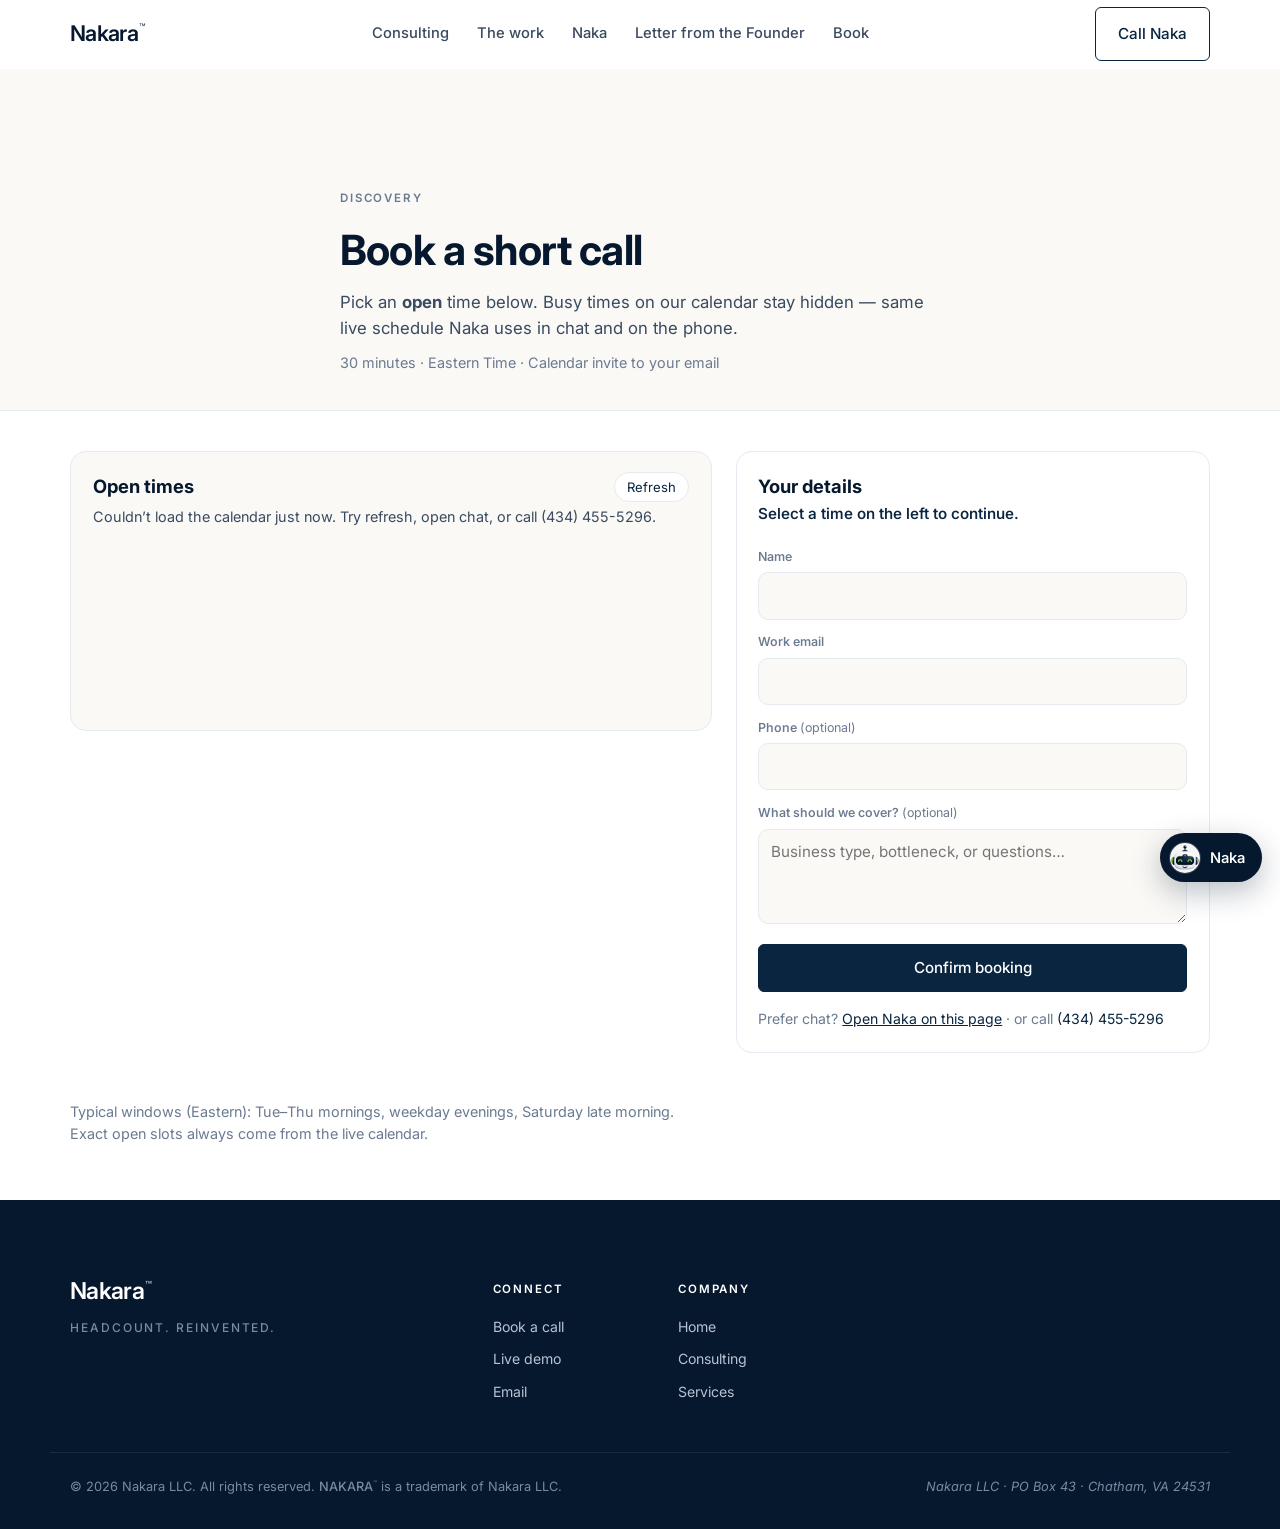
<file: book.html>
<!DOCTYPE html>
<html lang="en">
<head>
  <meta charset="UTF-8" />
  <meta name="viewport" content="width=device-width, initial-scale=1.0" />
  <meta name="description" content="Book a short Nakara discovery call. Pick an open time on our calendar — busy times stay hidden." />
  <title>Book a discovery call — Nakara</title>
  <link rel="canonical" href="https://nakara.ai/book.html" />
  <meta name="robots" content="index, follow" />
  <meta property="og:type" content="website" />
  <meta property="og:site_name" content="Nakara" />
  <meta property="og:url" content="https://nakara.ai/book.html" />
  <meta property="og:title" content="Book a discovery call — Nakara" />
  <meta property="og:description" content="Pick an open time for a short discovery conversation. Same calendar Naka uses on chat and phone." />
  <meta property="og:image" content="https://nakara.ai/assets/og-social-1200x630.jpg" />
  <meta name="twitter:card" content="summary_large_image" />
  <meta name="twitter:title" content="Book a discovery call — Nakara" />
  <meta name="twitter:description" content="Pick an open time for a short discovery conversation." />
  <meta name="twitter:image" content="https://nakara.ai/assets/og-social-1200x630.jpg" />
  <link rel="icon" type="image/x-icon" href="assets/favicon.ico?v=naka2" />
  <link rel="icon" type="image/png" sizes="32x32" href="assets/favicon-32.png?v=naka2" />
  <link rel="apple-touch-icon" sizes="180x180" href="assets/apple-touch-icon.png?v=naka2" />
  <link rel="preconnect" href="https://fonts.googleapis.com" />
  <link rel="preconnect" href="https://fonts.gstatic.com" crossorigin />
  <link href="https://fonts.googleapis.com/css2?family=Inter:wght@400;500;600;700&display=swap" rel="stylesheet" />
  <link rel="stylesheet" href="style.css?v=naka25" />
</head>
<body class="page-book">

  <header class="nav" id="nav">
    <div class="container nav__inner">
      <a href="index.html" class="nav__logo" aria-label="Nakara home">
        <span class="nav__wordmark">Nakara<span class="tm" aria-hidden="true">™</span></span>
      </a>
      <nav class="nav__links" aria-label="Primary">
        <a href="consulting.html">Consulting</a>
        <a href="index.html#work">The work</a>
        <a href="index.html#proof">Naka</a>
        <a href="letter.html">Letter from the Founder</a>
        <a href="book.html" aria-current="page">Book</a>
      </nav>
      <a href="tel:+14344555296" class="btn btn--ghost nav__cta">Call Naka</a>
      <button class="nav__burger" aria-label="Open menu" aria-expanded="false" aria-controls="mobile-menu">
        <span></span><span></span><span></span>
      </button>
    </div>
    <div class="nav__mobile" id="mobile-menu" hidden>
      <a href="consulting.html">Consulting</a>
      <a href="index.html#work">The work</a>
      <a href="index.html#proof">Naka</a>
      <a href="letter.html">Letter from the Founder</a>
      <a href="book.html">Book</a>
      <a href="tel:+14344555296" class="btn btn--ghost">Call Naka</a>
    </div>
  </header>

  <main id="top">
    <section class="book-hero">
      <div class="container book-hero__inner">
        <p class="section-label">Discovery</p>
        <h1 class="book-hero__h">Book a short call</h1>
        <p class="book-hero__sub">
          Pick an <strong>open</strong> time below. Busy times on our calendar stay hidden —
          same live schedule Naka uses in chat and on the phone.
        </p>
        <p class="book-hero__meta">30 minutes · Eastern Time · Calendar invite to your email</p>
      </div>
    </section>

    <section class="book-main" aria-labelledby="book-slots-heading">
      <div class="container book-layout">
        <div class="book-panel">
          <div class="book-panel__head">
            <h2 class="book-panel__h" id="book-slots-heading">Open times</h2>
            <button type="button" class="book-refresh" id="book-refresh">Refresh</button>
          </div>
          <p class="book-panel__hint" id="book-hint">Loading open times…</p>
          <div class="book-slots" id="book-slots" role="list"></div>
        </div>

        <div class="book-panel book-panel--form">
          <h2 class="book-panel__h">Your details</h2>
          <p class="book-picked" id="book-picked">Select a time on the left to continue.</p>
          <form class="book-form" id="book-form" hidden>
            <label class="book-flab" for="book-name">Name</label>
            <input class="book-finput" id="book-name" name="name" required autocomplete="name" />

            <label class="book-flab" for="book-email">Work email</label>
            <input class="book-finput" id="book-email" name="email" type="email" required autocomplete="email" />

            <label class="book-flab" for="book-phone">Phone <span class="book-opt">(optional)</span></label>
            <input class="book-finput" id="book-phone" name="phone" type="tel" autocomplete="tel" />

            <label class="book-flab" for="book-notes">What should we cover? <span class="book-opt">(optional)</span></label>
            <textarea class="book-finput book-fta" id="book-notes" name="notes" rows="3" placeholder="Business type, bottleneck, or questions…"></textarea>

            <button type="submit" class="btn btn--primary book-submit" id="book-submit">Confirm booking</button>
          </form>
          <p class="book-status" id="book-status" hidden></p>
          <p class="book-alt">
            Prefer chat?
            <button type="button" class="book-text-btn" id="book-open-chat">Open Naka on this page</button>
            · or call <a href="tel:+14344555296">(434) 455-5296</a>
          </p>
        </div>
      </div>
    </section>

    <section class="book-footnote">
      <div class="container">
        <p>
          Typical windows (Eastern): Tue–Thu mornings, weekday evenings, Saturday late morning.
          Exact open slots always come from the live calendar.
        </p>
      </div>
    </section>
  </main>

  <footer class="footer">
    <div class="container footer__inner">
      <div class="footer__brand">
        <a href="index.html" class="footer__logo-lockup" aria-label="Nakara home">
          <span class="footer__wordmark">Nakara<span class="tm" aria-hidden="true">™</span></span>
        </a>
        <p class="footer__tag">Headcount. Reinvented.</p>
      </div>
      <div class="footer__cols">
        <div class="footer__col">
          <p class="footer__h">Connect</p>
          <a href="book.html">Book a call</a>
          <a href="demo.html">Live demo</a>
          <a href="mailto:hello@nakara.ai">Email</a>
        </div>
        <div class="footer__col">
          <p class="footer__h">Company</p>
          <a href="index.html">Home</a>
          <a href="consulting.html">Consulting</a>
          <a href="services.html">Services</a>
        </div>
      </div>
    </div>
    <div class="container footer__base">
      <p>&copy; <span id="year"></span> Nakara LLC. All rights reserved. <span class="footer__tm-inline">NAKARA<span class="tm" aria-hidden="true">™</span></span> is a trademark of Nakara LLC.</p>
      <p class="footer__quiet">Nakara LLC · PO Box 43 · Chatham, VA 24531</p>
    </div>
  </footer>

  <script>
    window.NAKARA_CHAT = {
      phone: '+14344555296',
      phoneDisplay: '(434) 455-5296',
      apiUrl: 'https://naka-chat-api.onrender.com'
    };
    window.NAKARA_BOOK = {
      apiUrl: 'https://naka-chat-api.onrender.com'
    };
  </script>
  <script src="script.js"></script>
  <script src="chat.js?v=naka14"></script>
  <script src="book.js?v=naka1"></script>
</body>
</html>
</file>
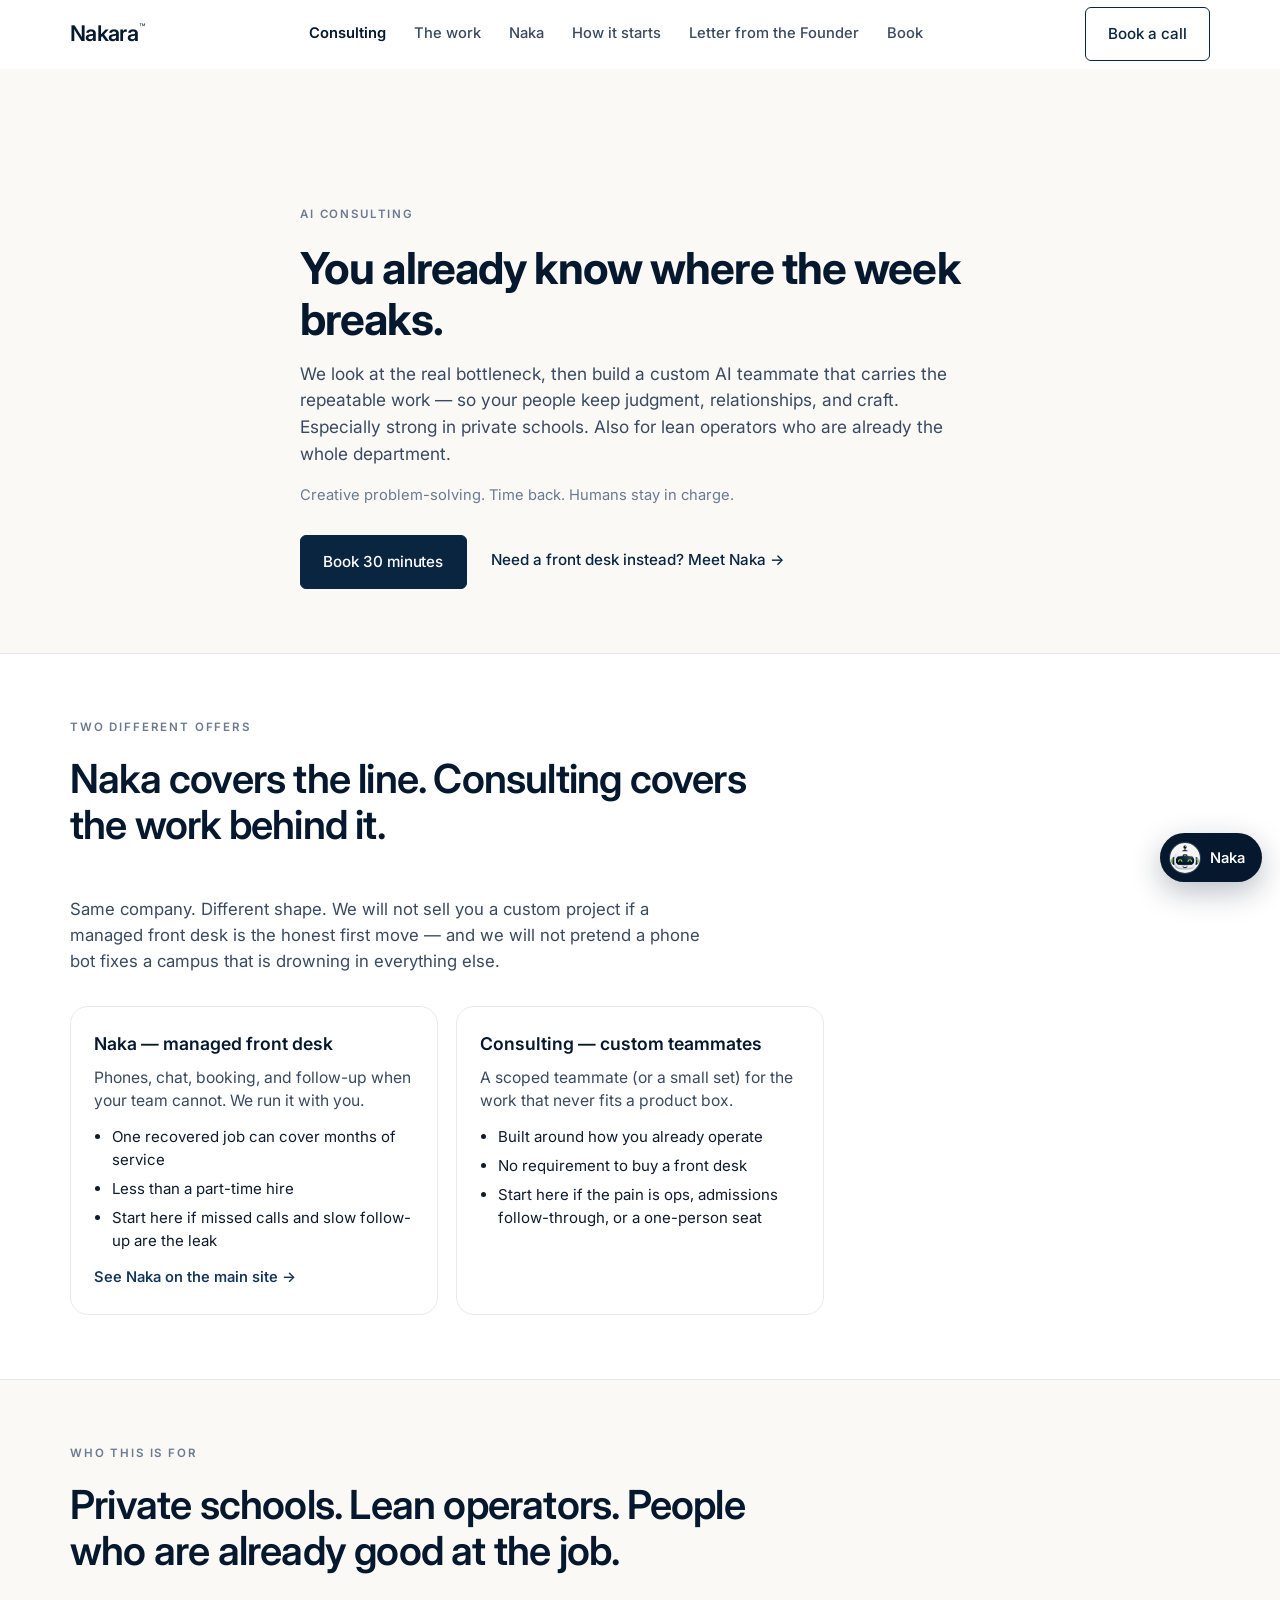
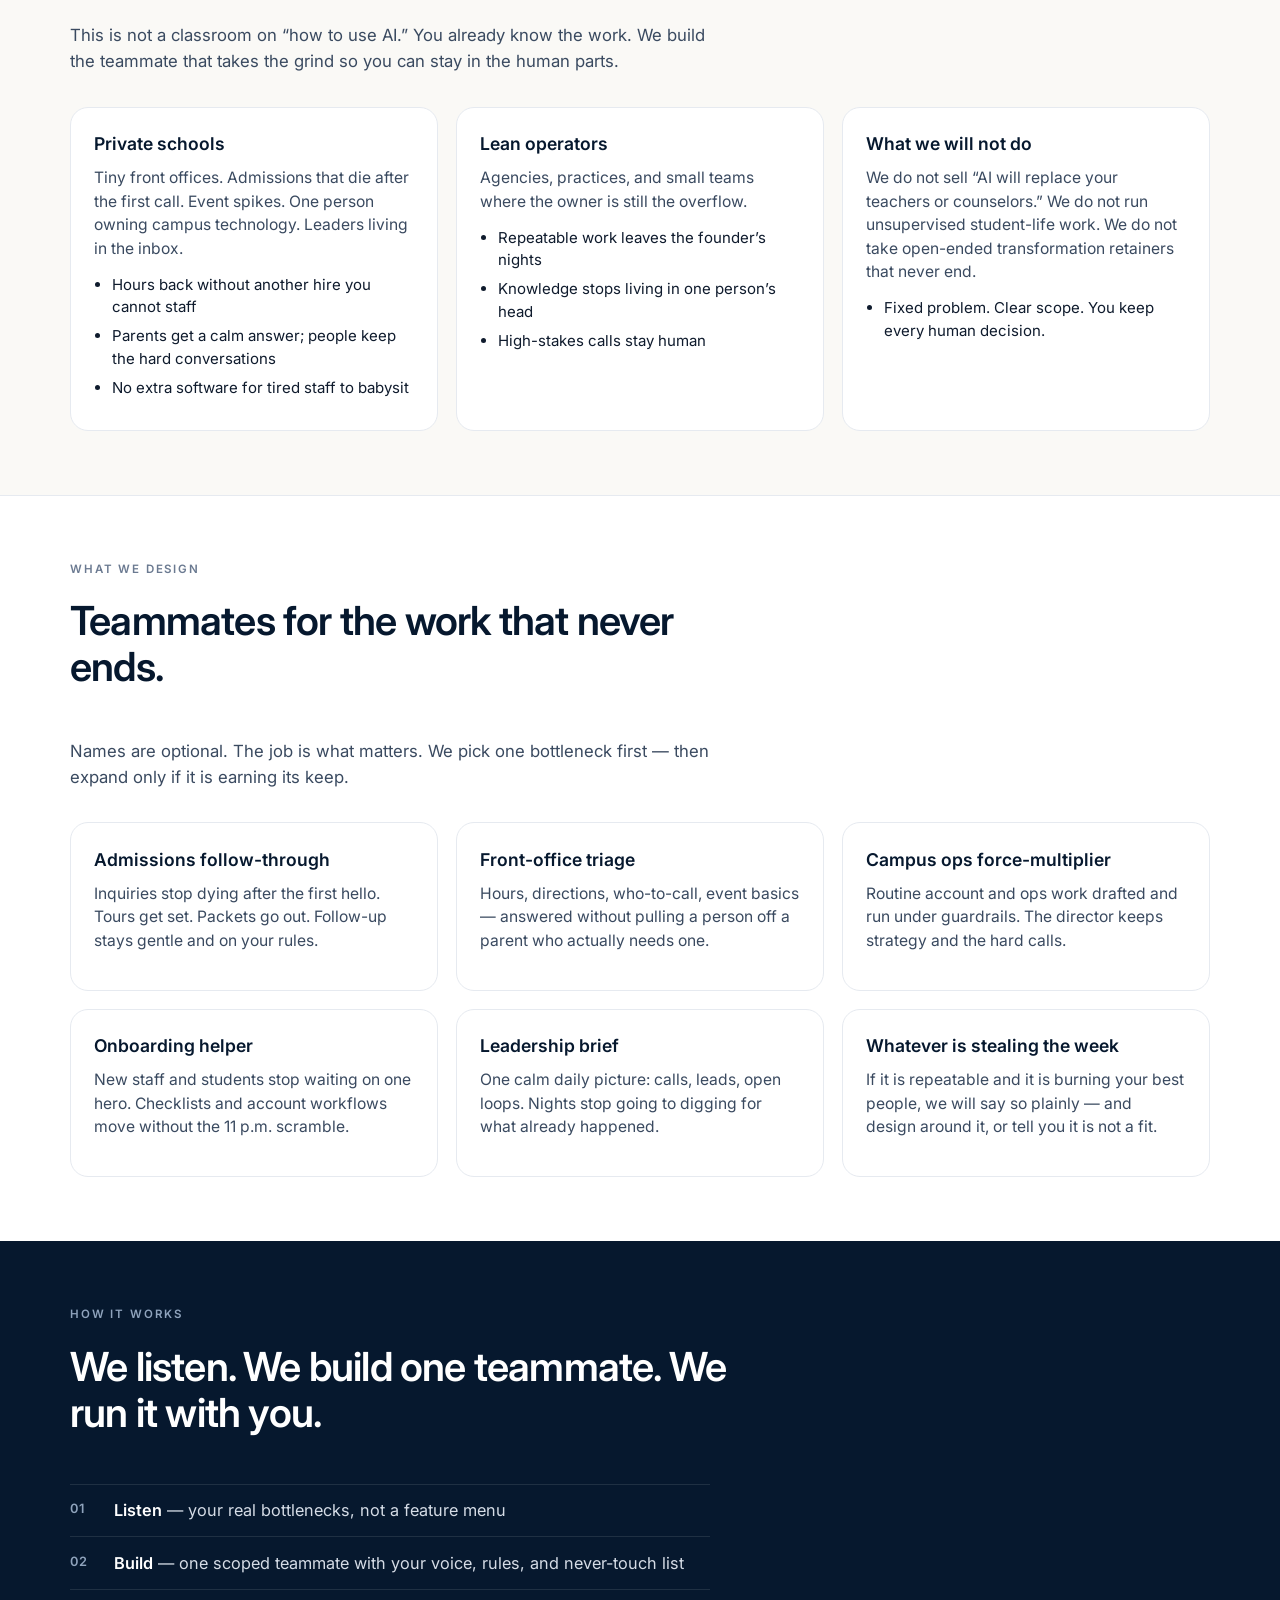
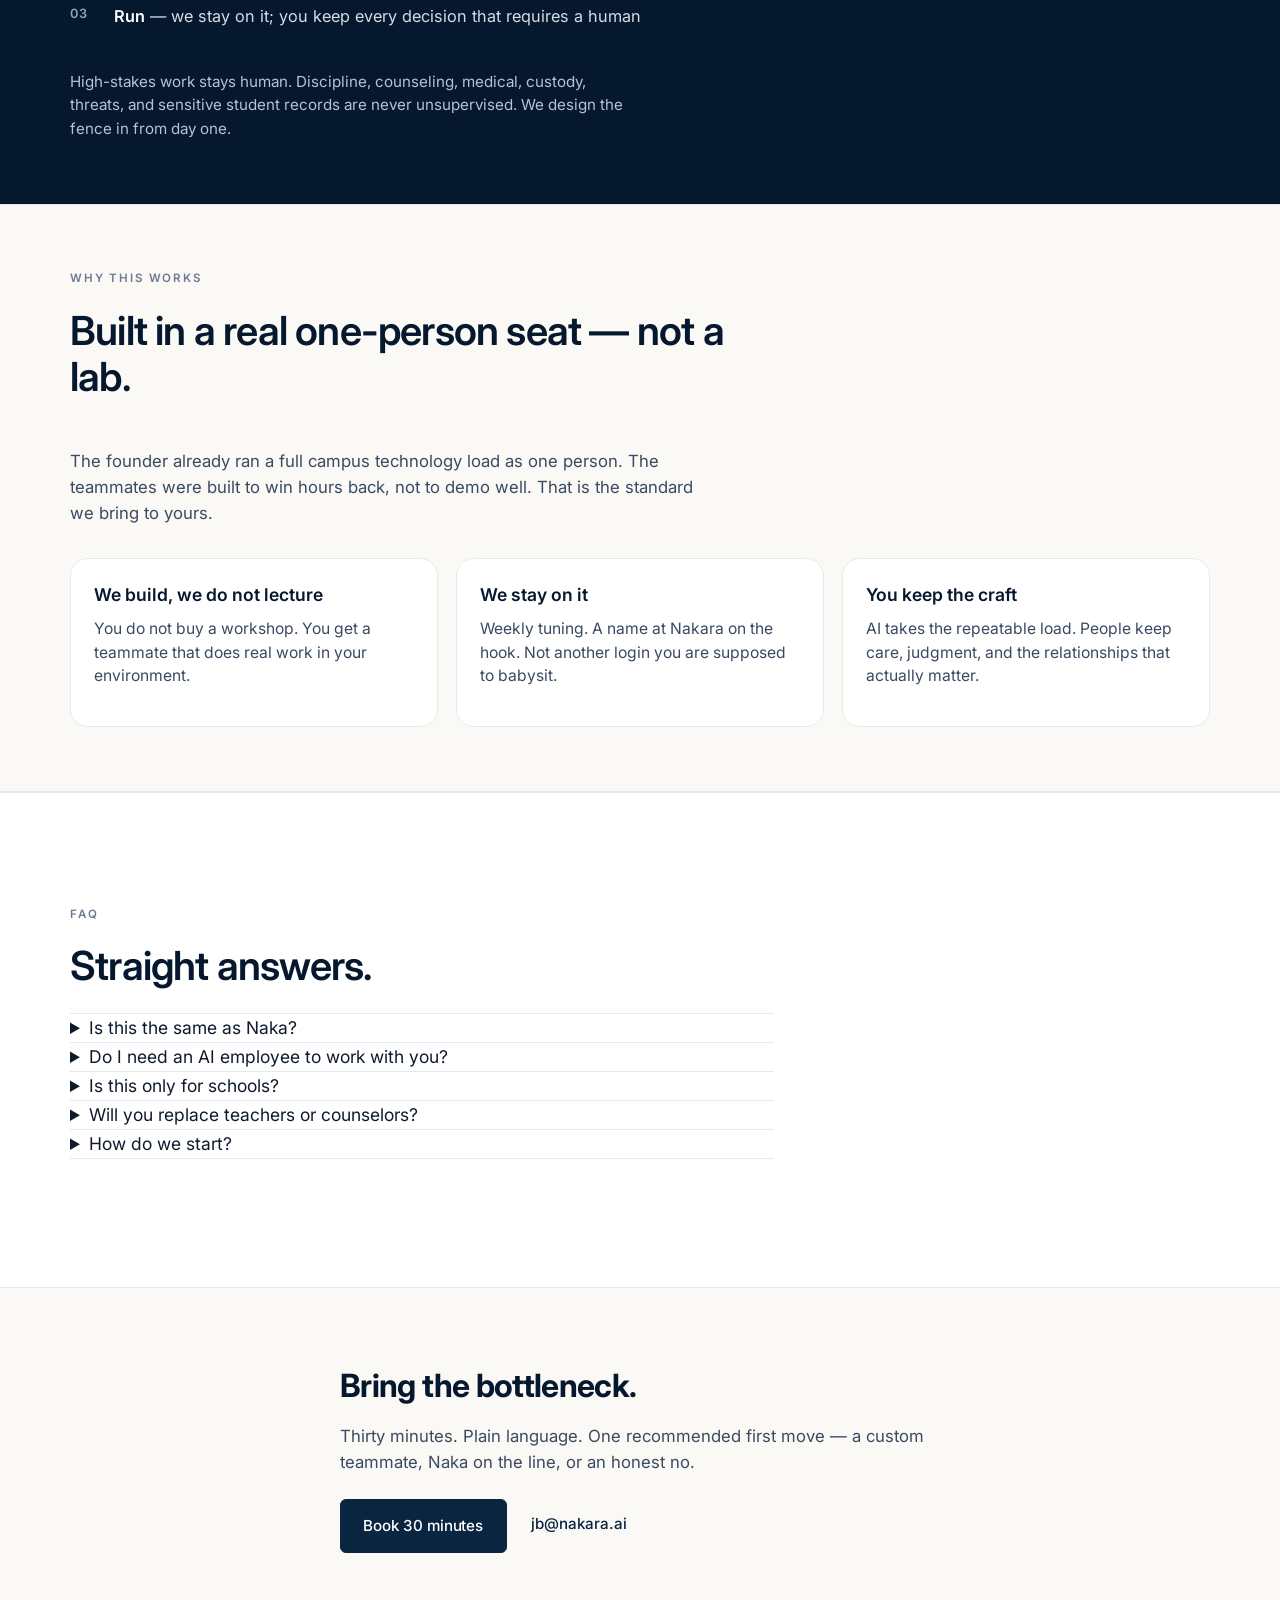
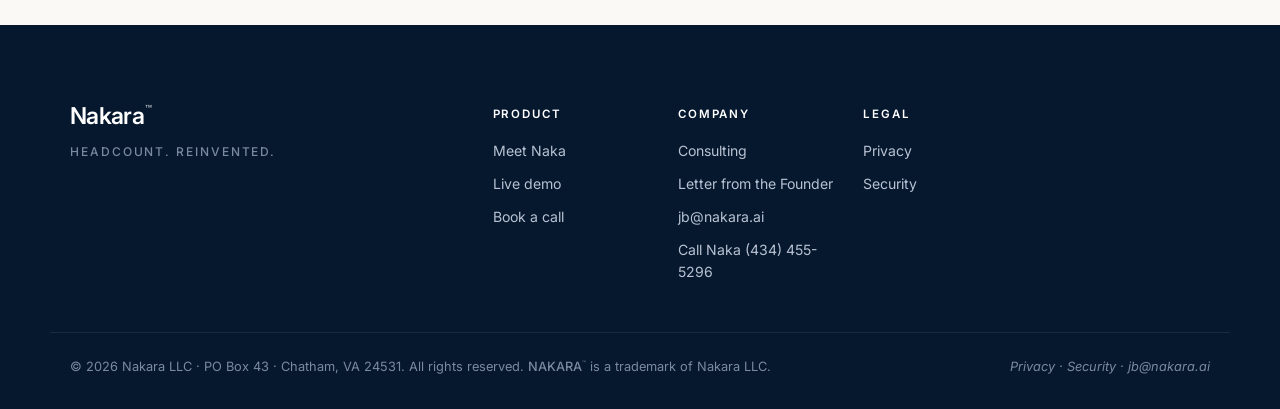
<file: consulting.html>
<!DOCTYPE html>
<html lang="en">
<head>
  <meta charset="UTF-8" />
  <meta name="viewport" content="width=device-width, initial-scale=1.0" />
  <meta name="description" content="Nakara AI consulting — custom teammates for the work behind the line. Especially for private schools and lean operators. You keep judgment. We take the repeatable load." />
  <title>AI consulting | Nakara</title>
  <link rel="canonical" href="https://nakara.ai/consulting.html" />
  <meta name="robots" content="index, follow" />
  <meta property="og:type" content="website" />
  <meta property="og:site_name" content="Nakara" />
  <meta property="og:url" content="https://nakara.ai/consulting.html" />
  <meta property="og:title" content="AI consulting | Nakara" />
  <meta property="og:description" content="Custom AI teammates for the work that steals your week. Especially for private schools and lean operators." />
  <meta property="og:image" content="https://nakara.ai/assets/og-social-1200x630.jpg" />
  <meta property="og:image:width" content="1200" />
  <meta property="og:image:height" content="630" />
  <meta name="twitter:card" content="summary_large_image" />
  <meta name="twitter:title" content="AI consulting | Nakara" />
  <meta name="twitter:description" content="Custom AI teammates for the work that steals your week." />
  <meta name="twitter:image" content="https://nakara.ai/assets/og-social-1200x630.jpg" />
  <link rel="icon" type="image/x-icon" href="assets/favicon.ico?v=naka2" />
  <link rel="icon" type="image/png" sizes="32x32" href="assets/favicon-32.png?v=naka2" />
  <link rel="apple-touch-icon" sizes="180x180" href="assets/apple-touch-icon.png?v=naka2" />
  <link rel="manifest" href="site.webmanifest?v=naka2" />
  <link rel="preconnect" href="https://fonts.googleapis.com" />
  <link rel="preconnect" href="https://fonts.gstatic.com" crossorigin />
  <link href="https://fonts.googleapis.com/css2?family=Inter:wght@400;500;600;700&display=swap" rel="stylesheet" />
  <link rel="stylesheet" href="style.css?v=naka25" />
</head>
<body class="page-consulting">

  <header class="nav" id="nav">
    <div class="container nav__inner">
      <a href="index.html" class="nav__logo" aria-label="Nakara home">
        <span class="nav__wordmark">Nakara<span class="tm" aria-hidden="true">™</span></span>
      </a>
      <nav class="nav__links" aria-label="Primary">
        <a href="consulting.html" aria-current="page">Consulting</a>
        <a href="index.html#work">The work</a>
        <a href="index.html#proof">Naka</a>
        <a href="index.html#cycle">How it starts</a>
        <a href="letter.html">Letter from the Founder</a>
        <a href="book.html">Book</a>
      </nav>
      <a href="book.html" class="btn btn--ghost nav__cta">Book a call</a>
      <button class="nav__burger" aria-label="Open menu" aria-expanded="false" aria-controls="mobile-menu">
        <span></span><span></span><span></span>
      </button>
    </div>
    <div class="nav__mobile" id="mobile-menu" hidden>
      <a href="consulting.html" aria-current="page">Consulting</a>
      <a href="index.html#work">The work</a>
      <a href="index.html#proof">Naka</a>
      <a href="index.html#cycle">How it starts</a>
      <a href="letter.html">Letter from the Founder</a>
      <a href="book.html" class="btn btn--primary">Book a call</a>
    </div>
  </header>

  <main id="top">

    <section class="svc-hero" aria-labelledby="consult-h1">
      <div class="container svc-hero__inner">
        <p class="section-label">AI consulting</p>
        <h1 class="svc-hero__h" id="consult-h1">You already know where the week breaks.</h1>
        <p class="svc-hero__sub">We look at the real bottleneck, then build a custom AI teammate that carries the repeatable work — so your people keep judgment, relationships, and craft. Especially strong in private schools. Also for lean operators who are already the whole department.</p>
        <p class="svc-hero__proof">Creative problem-solving. Time back. Humans stay in charge.</p>
        <div class="svc-hero__actions">
          <a href="book.html" class="btn btn--primary">Book 30 minutes</a>
          <a href="index.html" class="hero__link">Need a front desk instead? Meet Naka &rarr;</a>
        </div>
      </div>
    </section>

    <section class="svc-block" id="split">
      <div class="container">
        <p class="section-label">Two different offers</p>
        <h2 class="section-h">Naka covers the line. Consulting covers the work behind it.</h2>
        <p class="svc-lead">Same company. Different shape. We will not sell you a custom project if a managed front desk is the honest first move — and we will not pretend a phone bot fixes a campus that is drowning in everything else.</p>
        <div class="svc-grid">
          <article class="svc-card">
            <h3 class="svc-card__h">Naka — managed front desk</h3>
            <p class="svc-card__p">Phones, chat, booking, and follow-up when your team cannot. We run it with you.</p>
            <ul class="svc-card__list">
              <li>One recovered job can cover months of service</li>
              <li>Less than a part-time hire</li>
              <li>Start here if missed calls and slow follow-up are the leak</li>
            </ul>
            <p class="svc-card__link"><a href="index.html">See Naka on the main site &rarr;</a></p>
          </article>
          <article class="svc-card">
            <h3 class="svc-card__h">Consulting — custom teammates</h3>
            <p class="svc-card__p">A scoped teammate (or a small set) for the work that never fits a product box.</p>
            <ul class="svc-card__list">
              <li>Built around how you already operate</li>
              <li>No requirement to buy a front desk</li>
              <li>Start here if the pain is ops, admissions follow-through, or a one-person seat</li>
            </ul>
          </article>
        </div>
      </div>
    </section>

    <section class="svc-block svc-block--alt" id="who">
      <div class="container">
        <p class="section-label">Who this is for</p>
        <h2 class="section-h">Private schools. Lean operators. People who are already good at the job.</h2>
        <p class="svc-lead">This is not a classroom on “how to use AI.” You already know the work. We build the teammate that takes the grind so you can stay in the human parts.</p>
        <div class="svc-grid">
          <article class="svc-card">
            <h3 class="svc-card__h">Private schools</h3>
            <p class="svc-card__p">Tiny front offices. Admissions that die after the first call. Event spikes. One person owning campus technology. Leaders living in the inbox.</p>
            <ul class="svc-card__list">
              <li>Hours back without another hire you cannot staff</li>
              <li>Parents get a calm answer; people keep the hard conversations</li>
              <li>No extra software for tired staff to babysit</li>
            </ul>
          </article>
          <article class="svc-card">
            <h3 class="svc-card__h">Lean operators</h3>
            <p class="svc-card__p">Agencies, practices, and small teams where the owner is still the overflow.</p>
            <ul class="svc-card__list">
              <li>Repeatable work leaves the founder’s nights</li>
              <li>Knowledge stops living in one person’s head</li>
              <li>High-stakes calls stay human</li>
            </ul>
          </article>
          <article class="svc-card">
            <h3 class="svc-card__h">What we will not do</h3>
            <p class="svc-card__p">We do not sell “AI will replace your teachers or counselors.” We do not run unsupervised student-life work. We do not take open-ended transformation retainers that never end.</p>
            <ul class="svc-card__list">
              <li>Fixed problem. Clear scope. You keep every human decision.</li>
            </ul>
          </article>
        </div>
      </div>
    </section>

    <section class="svc-block" id="work">
      <div class="container">
        <p class="section-label">What we design</p>
        <h2 class="section-h">Teammates for the work that never ends.</h2>
        <p class="svc-lead">Names are optional. The job is what matters. We pick one bottleneck first — then expand only if it is earning its keep.</p>
        <div class="svc-grid">
          <article class="svc-card">
            <h3 class="svc-card__h">Admissions follow-through</h3>
            <p class="svc-card__p">Inquiries stop dying after the first hello. Tours get set. Packets go out. Follow-up stays gentle and on your rules.</p>
          </article>
          <article class="svc-card">
            <h3 class="svc-card__h">Front-office triage</h3>
            <p class="svc-card__p">Hours, directions, who-to-call, event basics — answered without pulling a person off a parent who actually needs one.</p>
          </article>
          <article class="svc-card">
            <h3 class="svc-card__h">Campus ops force-multiplier</h3>
            <p class="svc-card__p">Routine account and ops work drafted and run under guardrails. The director keeps strategy and the hard calls.</p>
          </article>
          <article class="svc-card">
            <h3 class="svc-card__h">Onboarding helper</h3>
            <p class="svc-card__p">New staff and students stop waiting on one hero. Checklists and account workflows move without the 11 p.m. scramble.</p>
          </article>
          <article class="svc-card">
            <h3 class="svc-card__h">Leadership brief</h3>
            <p class="svc-card__p">One calm daily picture: calls, leads, open loops. Nights stop going to digging for what already happened.</p>
          </article>
          <article class="svc-card">
            <h3 class="svc-card__h">Whatever is stealing the week</h3>
            <p class="svc-card__p">If it is repeatable and it is burning your best people, we will say so plainly — and design around it, or tell you it is not a fit.</p>
          </article>
        </div>
      </div>
    </section>

    <section class="svc-how" id="how">
      <div class="container">
        <p class="section-label">How it works</p>
        <h2 class="section-h">We listen. We build one teammate. We run it with you.</h2>
        <ol class="svc-how__list">
          <li><strong>Listen</strong> — your real bottlenecks, not a feature menu</li>
          <li><strong>Build</strong> — one scoped teammate with your voice, rules, and never-touch list</li>
          <li><strong>Run</strong> — we stay on it; you keep every decision that requires a human</li>
        </ol>
        <p class="svc-how__fence">High-stakes work stays human. Discipline, counseling, medical, custody, threats, and sensitive student records are never unsupervised. We design the fence in from day one.</p>
      </div>
    </section>

    <section class="svc-block svc-block--alt" id="why">
      <div class="container">
        <p class="section-label">Why this works</p>
        <h2 class="section-h">Built in a real one-person seat — not a lab.</h2>
        <p class="svc-lead">The founder already ran a full campus technology load as one person. The teammates were built to win hours back, not to demo well. That is the standard we bring to yours.</p>
        <div class="svc-grid">
          <article class="svc-card">
            <h3 class="svc-card__h">We build, we do not lecture</h3>
            <p class="svc-card__p">You do not buy a workshop. You get a teammate that does real work in your environment.</p>
          </article>
          <article class="svc-card">
            <h3 class="svc-card__h">We stay on it</h3>
            <p class="svc-card__p">Weekly tuning. A name at Nakara on the hook. Not another login you are supposed to babysit.</p>
          </article>
          <article class="svc-card">
            <h3 class="svc-card__h">You keep the craft</h3>
            <p class="svc-card__p">AI takes the repeatable load. People keep care, judgment, and the relationships that actually matter.</p>
          </article>
        </div>
      </div>
    </section>

    <section class="faq" id="faq">
      <div class="container">
        <p class="section-label">FAQ</p>
        <h2 class="section-h">Straight answers.</h2>
        <div class="faq__list">
          <details class="faq__item">
            <summary>Is this the same as Naka?</summary>
            <p>No. Naka is the managed front desk — phones, chat, booking, follow-up. Consulting is custom work for the load behind the line. Many teams start with one. Some need both. We will recommend one first move.</p>
          </details>
          <details class="faq__item">
            <summary>Do I need an AI employee to work with you?</summary>
            <p>No. Bring the bottleneck. If a custom teammate is wrong and a front desk is right, we will say so. If neither is right, we will say that too.</p>
          </details>
          <details class="faq__item">
            <summary>Is this only for schools?</summary>
            <p>Education is where we are especially strong. Lean operators in other fields are welcome when the problem is the same shape: too much repeatable work on too few people.</p>
          </details>
          <details class="faq__item">
            <summary>Will you replace teachers or counselors?</summary>
            <p>No. That is not the offer. People keep the human work. We take the grind that keeps them from it.</p>
          </details>
          <details class="faq__item">
            <summary>How do we start?</summary>
            <p>Book 30 minutes. Come with the thing that is stealing the week. We will be straight about fit, scope, and timing.</p>
          </details>
        </div>
      </div>
    </section>

    <section class="svc-cta" id="cta">
      <div class="container svc-cta__inner">
        <h2 class="svc-cta__h">Bring the bottleneck.</h2>
        <p class="svc-cta__sub">Thirty minutes. Plain language. One recommended first move — a custom teammate, Naka on the line, or an honest no.</p>
        <div class="svc-cta__actions">
          <a href="book.html" class="btn btn--primary">Book 30 minutes</a>
          <a href="mailto:jb@nakara.ai" class="hero__link">jb@nakara.ai</a>
        </div>
      </div>
    </section>

  </main>

  <footer class="footer">
    <div class="container footer__inner">
      <div class="footer__brand">
        <a href="index.html" class="footer__logo-lockup" aria-label="Nakara home">
          <span class="footer__wordmark">Nakara<span class="tm" aria-hidden="true">™</span></span>
        </a>
        <p class="footer__tag">Headcount. Reinvented.</p>
      </div>
      <div class="footer__cols">
        <div class="footer__col">
          <p class="footer__h">Product</p>
          <a href="index.html#naka">Meet Naka</a>
          <a href="demo.html">Live demo</a>
          <a href="book.html">Book a call</a>
        </div>
        <div class="footer__col">
          <p class="footer__h">Company</p>
          <a href="consulting.html">Consulting</a>
          <a href="letter.html">Letter from the Founder</a>
          <a href="mailto:jb@nakara.ai">jb@nakara.ai</a>
          <a href="tel:+14344555296">Call Naka (434) 455-5296</a>
        </div>
        <div class="footer__col">
          <p class="footer__h">Legal</p>
          <a href="privacy.html">Privacy</a>
          <a href="security.html">Security</a>
        </div>
      </div>
    </div>
    <div class="container footer__base">
      <p>&copy; <span id="year"></span> Nakara LLC · PO Box 43 · Chatham, VA 24531. All rights reserved. <span class="footer__tm-inline">NAKARA<span class="tm" aria-hidden="true">™</span></span> is a trademark of Nakara LLC.</p>
      <p class="footer__quiet"><a href="privacy.html">Privacy</a> · <a href="security.html">Security</a> · <a href="mailto:jb@nakara.ai">jb@nakara.ai</a></p>
    </div>
  </footer>

  <script>
    window.NAKARA_CHAT = {
      phone: '+14344555296',
      phoneDisplay: '(434) 455-5296',
      apiUrl: 'https://naka-chat-api.onrender.com'
    };
  </script>
  <script src="script.js?v=naka16"></script>
  <script src="chat.js?v=naka16"></script>
</body>
</html>
</file>
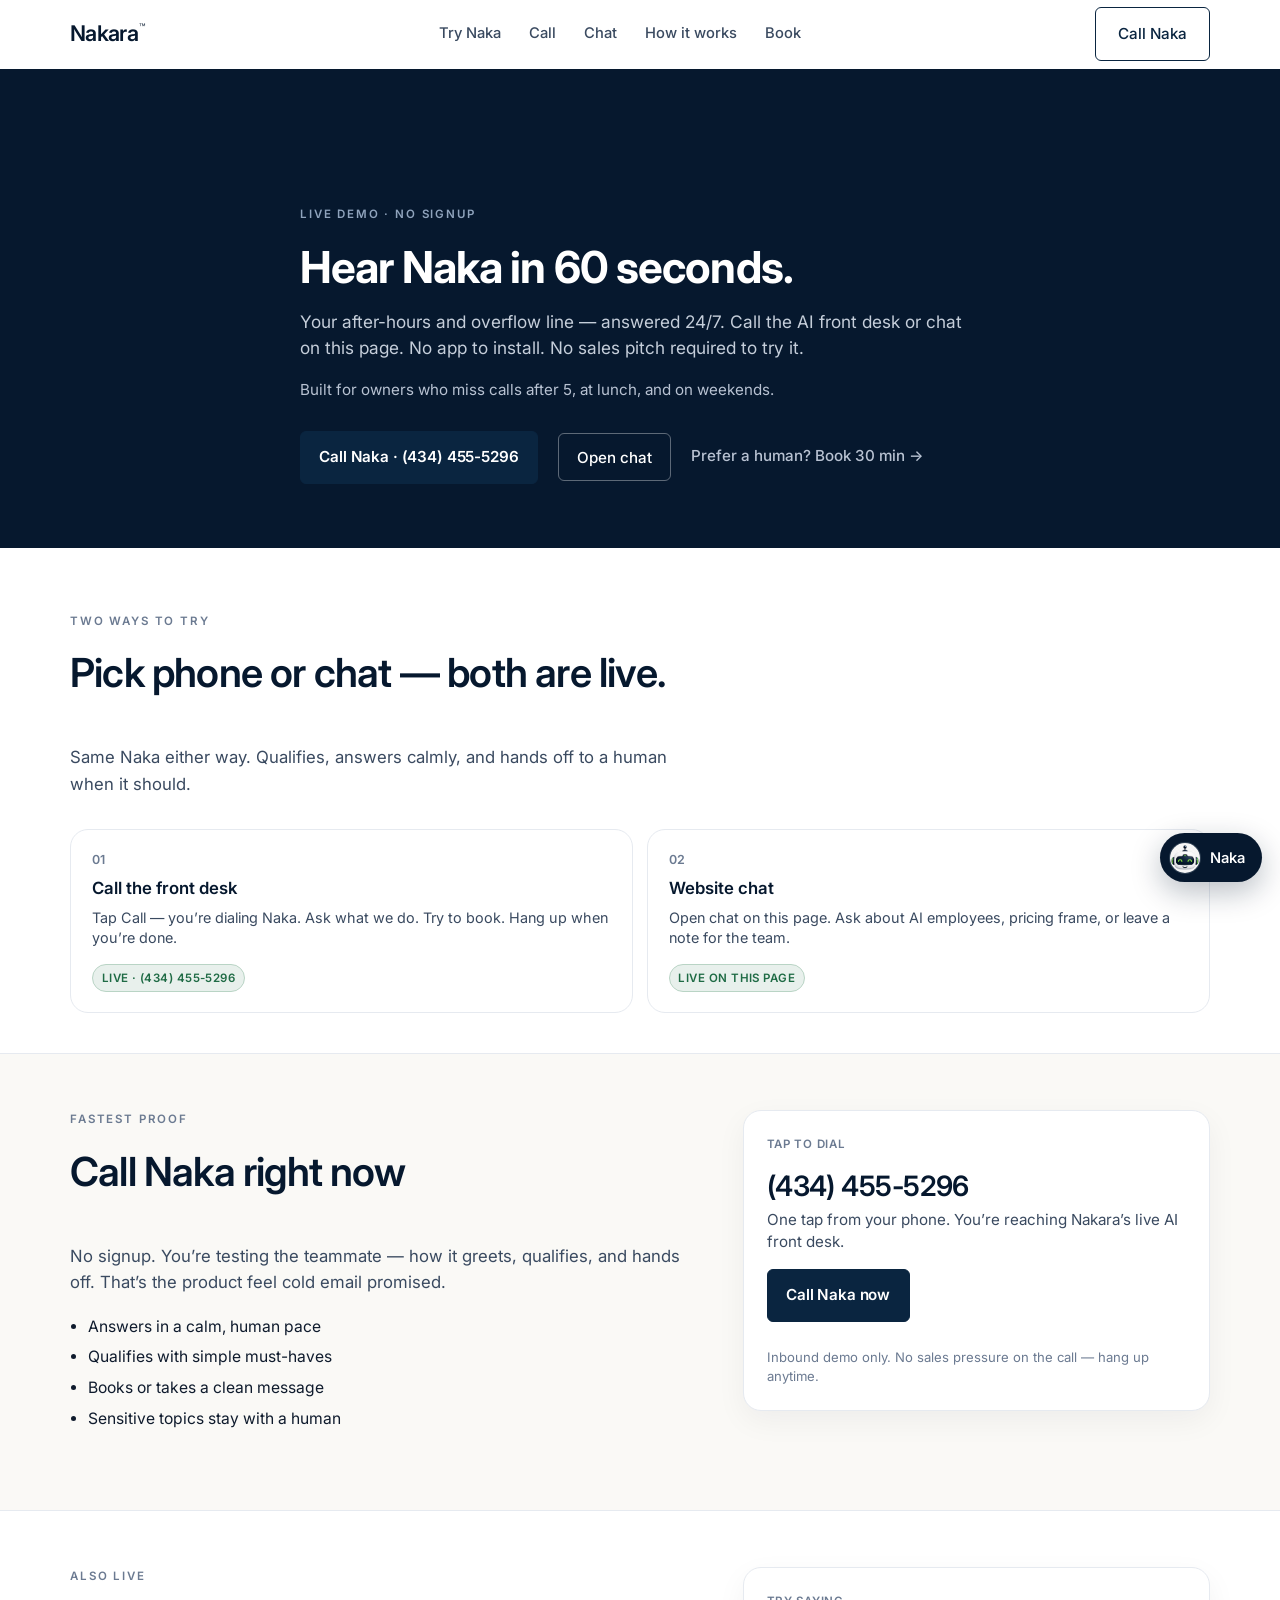
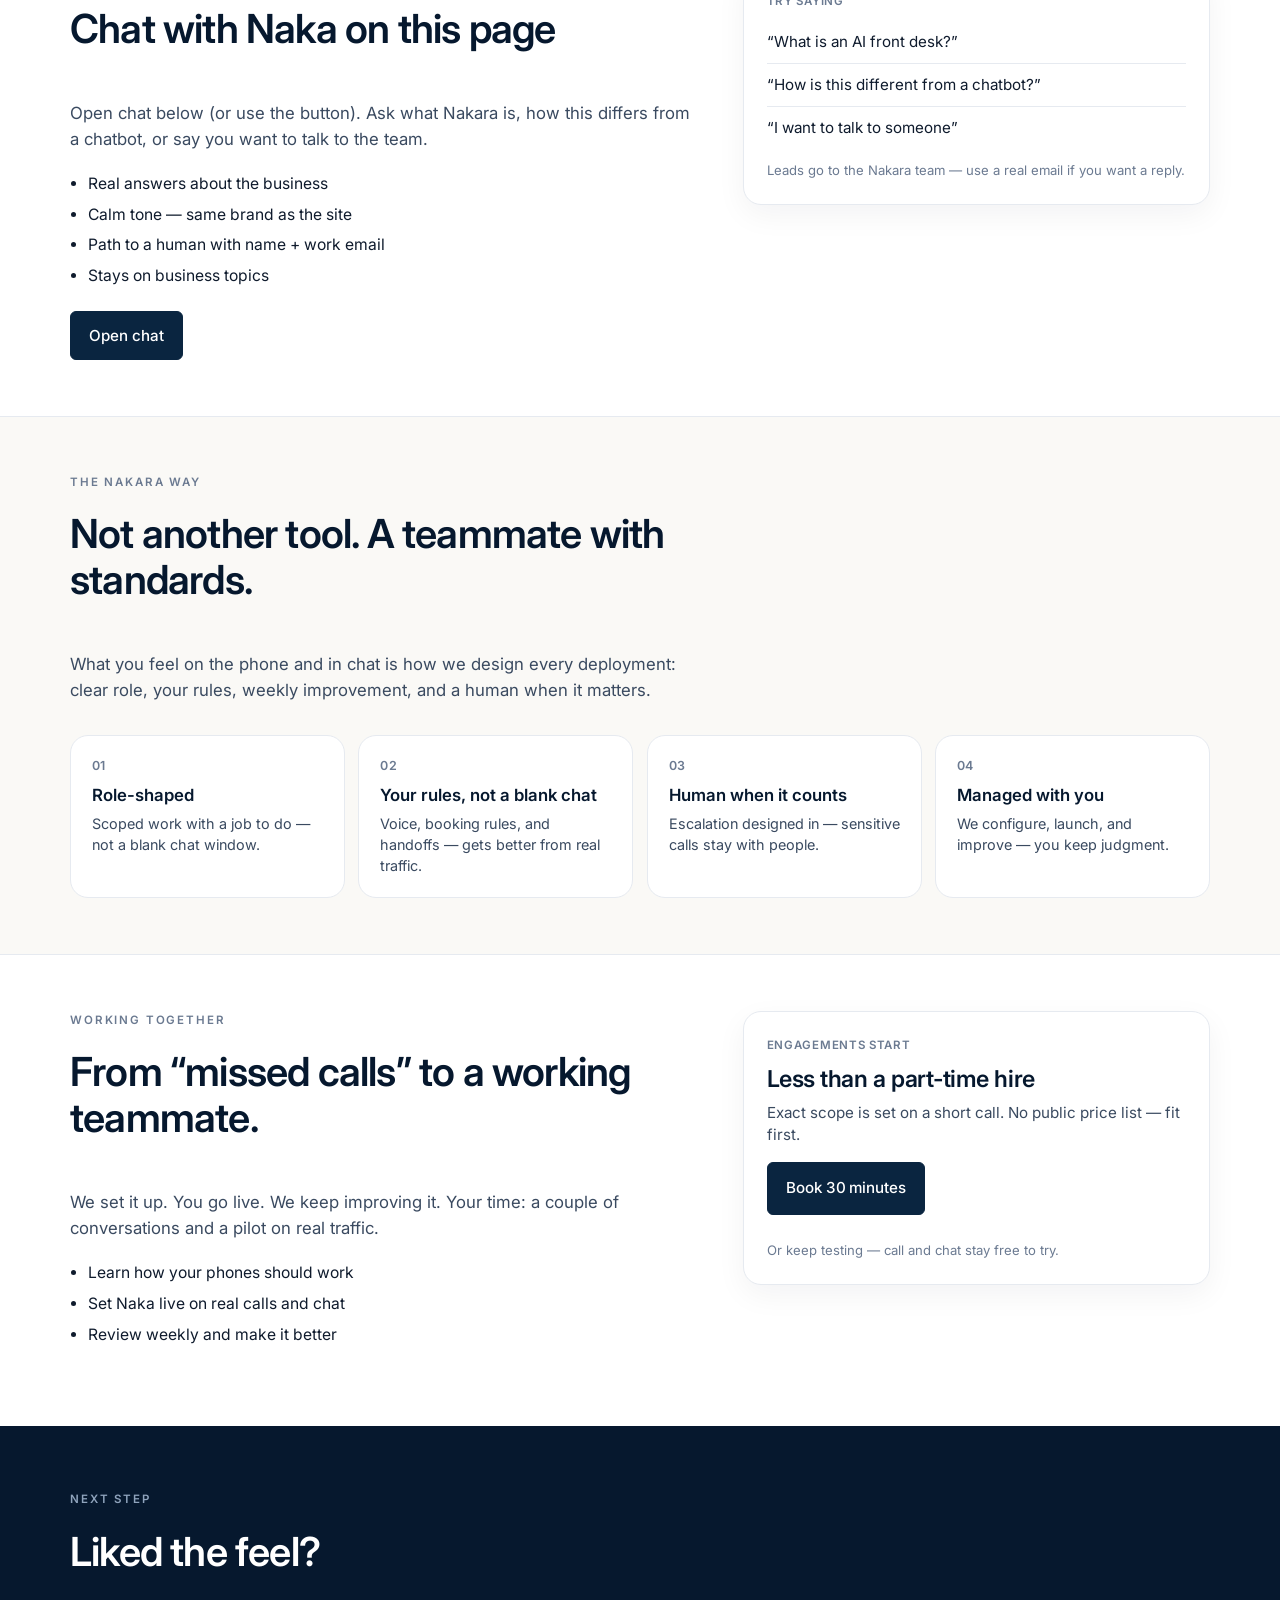
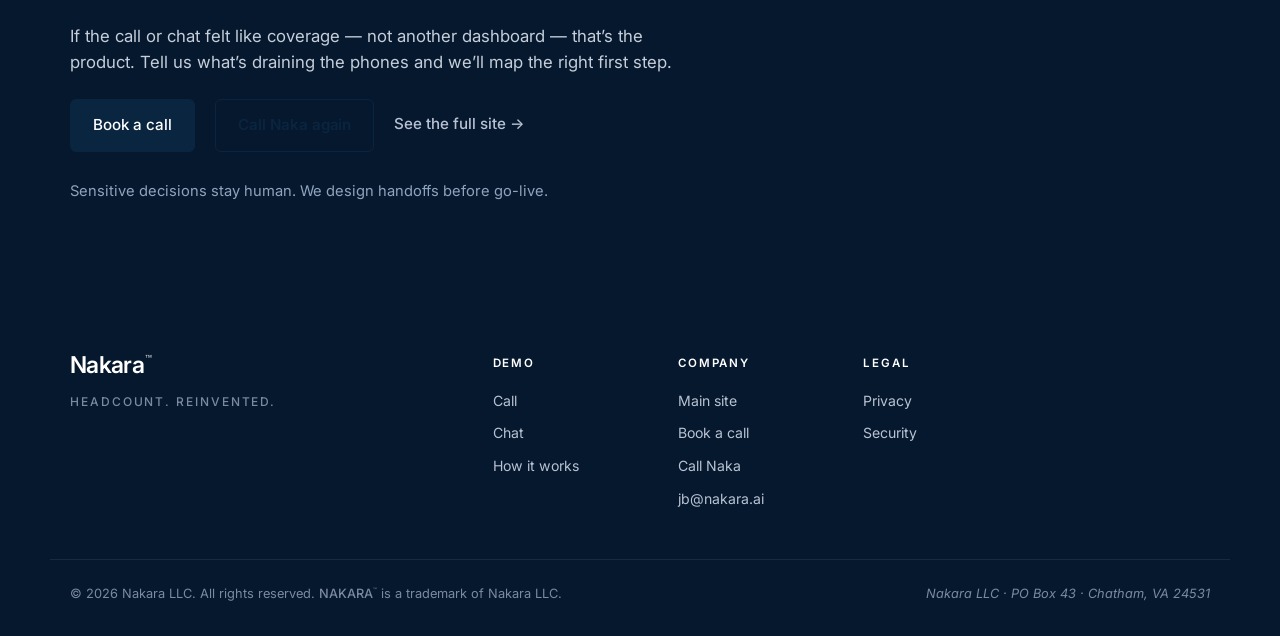
<file: demo.html>
<!DOCTYPE html>
<html lang="en">
<head>
  <meta charset="UTF-8" />
  <meta name="viewport" content="width=device-width, initial-scale=1.0, viewport-fit=cover" />
  <meta name="robots" content="noindex, nofollow" />
  <meta name="description" content="Try Naka live — call the AI front desk or chat on this page. No signup. Nakara’s shareable demo for owners who miss after-hours calls." />
  <title>Try Naka live — call or chat | Nakara demo</title>
  <link rel="canonical" href="https://nakara.ai/demo.html" />
  <meta property="og:type" content="website" />
  <meta property="og:site_name" content="Nakara" />
  <meta property="og:url" content="https://nakara.ai/demo.html" />
  <meta property="og:title" content="Try Naka live — call or chat" />
  <meta property="og:description" content="No signup. Call Naka or chat on this page. See how an AI front desk feels before you hire one." />
  <meta property="og:image" content="https://nakara.ai/assets/og-social-1200x630.jpg" />
  <meta property="og:image:width" content="1200" />
  <meta property="og:image:height" content="630" />
  <meta name="twitter:card" content="summary_large_image" />
  <meta name="twitter:title" content="Try Naka live — call or chat" />
  <meta name="twitter:description" content="No signup. Call Naka or chat on this page. See how an AI front desk feels before you hire one." />
  <meta name="twitter:image" content="https://nakara.ai/assets/og-social-1200x630.jpg" />
  <link rel="icon" type="image/x-icon" href="assets/favicon.ico?v=naka2" />
  <link rel="icon" type="image/png" sizes="16x16" href="assets/favicon-16.png?v=naka2" />
  <link rel="icon" type="image/png" sizes="32x32" href="assets/favicon-32.png?v=naka2" />
  <link rel="icon" type="image/png" sizes="48x48" href="assets/favicon-48.png?v=naka2" />
  <link rel="apple-touch-icon" sizes="180x180" href="assets/apple-touch-icon.png?v=naka2" />
  <link rel="manifest" href="site.webmanifest?v=naka2" />
  <link rel="preconnect" href="https://fonts.googleapis.com" />
  <link rel="preconnect" href="https://fonts.gstatic.com" crossorigin />
  <link href="https://fonts.googleapis.com/css2?family=Inter:wght@400;500;600;700&display=swap" rel="stylesheet" />
  <link rel="stylesheet" href="style.css?v=naka25" />
</head>
<body class="page-demo">

  <header class="nav" id="nav">
    <div class="container nav__inner">
      <a href="index.html" class="nav__logo" aria-label="Nakara home">
        <span class="nav__wordmark">Nakara<span class="tm" aria-hidden="true">™</span></span>
      </a>
      <nav class="nav__links" aria-label="On this page">
        <a href="#try">Try Naka</a>
        <a href="#voice">Call</a>
        <a href="#chat">Chat</a>
        <a href="#how">How it works</a>
        <a href="book.html">Book</a>
      </nav>
      <a href="tel:+14344555296" class="btn btn--ghost nav__cta">Call Naka</a>
      <button class="nav__burger" aria-label="Open menu" aria-expanded="false" aria-controls="mobile-menu">
        <span></span><span></span><span></span>
      </button>
    </div>
    <div class="nav__mobile" id="mobile-menu" hidden>
      <a href="#try">Try Naka</a>
      <a href="#voice">Call</a>
      <a href="#chat">Chat</a>
      <a href="#how">How it works</a>
      <a href="tel:+14344555296" class="btn btn--primary">Call Naka · (434) 455-5296</a>
      <a href="book.html" class="btn btn--ghost">Book a call</a>
    </div>
  </header>

  <main id="top">

    <section class="demo-hero">
      <div class="container demo-hero__inner">
        <p class="section-label">Live demo · no signup</p>
        <h1 class="demo-hero__h">Hear Naka in 60 seconds.</h1>
        <p class="demo-hero__sub">Your after-hours and overflow line — answered 24/7. Call the AI front desk or chat on this page. No app to install. No sales pitch required to try it.</p>
        <p class="demo-hero__proof">Built for owners who miss calls after 5, at lunch, and on weekends.</p>
        <div class="demo-hero__actions">
          <a href="tel:+14344555296" class="btn btn--primary demo-btn-call">Call Naka · (434) 455-5296</a>
          <button type="button" class="btn btn--ghost" id="demo-open-chat-hero">Open chat</button>
          <a href="book.html" class="hero__link">Prefer a human? Book 30 min →</a>
        </div>
      </div>
    </section>

    <section class="demo-pillars" id="try">
      <div class="container">
        <p class="section-label">Two ways to try</p>
        <h2 class="section-h">Pick phone or chat — both are live.</h2>
        <p class="demo-lead">Same Naka either way. Qualifies, answers calmly, and hands off to a human when it should.</p>
        <div class="demo-pillars__grid demo-pillars__grid--two">
          <a class="demo-pillar" href="#voice">
            <span class="demo-pillar__num">01</span>
            <span class="demo-pillar__h">Call the front desk</span>
            <span class="demo-pillar__p">Tap Call — you’re dialing Naka. Ask what we do. Try to book. Hang up when you’re done.</span>
            <span class="demo-pillar__status demo-pillar__status--live" id="voice-status-badge">Live · (434) 455-5296</span>
          </a>
          <a class="demo-pillar" href="#chat">
            <span class="demo-pillar__num">02</span>
            <span class="demo-pillar__h">Website chat</span>
            <span class="demo-pillar__p">Open chat on this page. Ask about AI employees, pricing frame, or leave a note for the team.</span>
            <span class="demo-pillar__status demo-pillar__status--live">Live on this page</span>
          </a>
        </div>
      </div>
    </section>

    <!-- VOICE first for email / phone traffic -->
    <section class="demo-block demo-block--alt" id="voice">
      <div class="container demo-block__grid">
        <div>
          <p class="section-label">Fastest proof</p>
          <h2 class="section-h">Call Naka right now</h2>
          <p class="demo-lead">No signup. You’re testing the teammate — how it greets, qualifies, and hands off. That’s the product feel cold email promised.</p>
          <ul class="demo-list">
            <li>Answers in a calm, human pace</li>
            <li>Qualifies with simple must-haves</li>
            <li>Books or takes a clean message</li>
            <li>Sensitive topics stay with a human</li>
          </ul>
        </div>
        <div class="demo-card demo-card--call" id="voice-card">
          <p class="demo-card__kicker">Tap to dial</p>
          <a class="demo-card__number-link" id="demo-phone-link" href="tel:+14344555296">
            <span class="demo-card__number" id="demo-phone-display">(434) 455-5296</span>
          </a>
          <p class="demo-card__hint" id="demo-phone-hint">One tap from your phone. You’re reaching Nakara’s live AI front desk.</p>
          <a class="btn btn--primary demo-card__btn demo-btn-call" id="demo-phone-btn" href="tel:+14344555296">Call Naka now</a>
          <p class="demo-card__fine">Inbound demo only. No sales pressure on the call — hang up anytime.</p>
        </div>
      </div>
    </section>

    <!-- CHAT -->
    <section class="demo-block" id="chat">
      <div class="container demo-block__grid">
        <div>
          <p class="section-label">Also live</p>
          <h2 class="section-h">Chat with Naka on this page</h2>
          <p class="demo-lead">Open chat below (or use the button). Ask what Nakara is, how this differs from a chatbot, or say you want to talk to the team.</p>
          <ul class="demo-list">
            <li>Real answers about the business</li>
            <li>Calm tone — same brand as the site</li>
            <li>Path to a human with name + work email</li>
            <li>Stays on business topics</li>
          </ul>
          <button type="button" class="btn btn--primary" id="demo-open-chat">Open chat</button>
        </div>
        <div class="demo-card">
          <p class="demo-card__kicker">Try saying</p>
          <ul class="demo-card__prompts">
            <li>“What is an AI front desk?”</li>
            <li>“How is this different from a chatbot?”</li>
            <li>“I want to talk to someone”</li>
          </ul>
          <p class="demo-card__fine">Leads go to the Nakara team — use a real email if you want a reply.</p>
        </div>
      </div>
    </section>

    <section class="demo-block demo-block--alt" id="how">
      <div class="container">
        <p class="section-label">The Nakara way</p>
        <h2 class="section-h">Not another tool. A teammate with standards.</h2>
        <p class="demo-lead">What you feel on the phone and in chat is how we design every deployment: clear role, your rules, weekly improvement, and a human when it matters.</p>
        <div class="demo-pillars__grid">
          <div class="demo-pillar demo-pillar--static">
            <span class="demo-pillar__num">01</span>
            <span class="demo-pillar__h">Role-shaped</span>
            <span class="demo-pillar__p">Scoped work with a job to do — not a blank chat window.</span>
          </div>
          <div class="demo-pillar demo-pillar--static">
            <span class="demo-pillar__num">02</span>
            <span class="demo-pillar__h">Your rules, not a blank chat</span>
            <span class="demo-pillar__p">Voice, booking rules, and handoffs — gets better from real traffic.</span>
          </div>
          <div class="demo-pillar demo-pillar--static">
            <span class="demo-pillar__num">03</span>
            <span class="demo-pillar__h">Human when it counts</span>
            <span class="demo-pillar__p">Escalation designed in — sensitive calls stay with people.</span>
          </div>
          <div class="demo-pillar demo-pillar--static">
            <span class="demo-pillar__num">04</span>
            <span class="demo-pillar__h">Managed with you</span>
            <span class="demo-pillar__p">We configure, launch, and improve — you keep judgment.</span>
          </div>
        </div>
      </div>
    </section>

    <section class="demo-block" id="path">
      <div class="container demo-block__grid">
        <div>
          <p class="section-label">Working together</p>
          <h2 class="section-h">From “missed calls” to a working teammate.</h2>
          <p class="demo-lead">We set it up. You go live. We keep improving it. Your time: a couple of conversations and a pilot on real traffic.</p>
          <ul class="demo-list">
            <li>Learn how your phones should work</li>
            <li>Set Naka live on real calls and chat</li>
            <li>Review weekly and make it better</li>
          </ul>
        </div>
        <div class="demo-card">
          <p class="demo-card__kicker">Engagements start</p>
          <p class="demo-card__number demo-card__number--soft">Less than a part-time hire</p>
          <p class="demo-card__hint">Exact scope is set on a short call. No public price list — fit first.</p>
          <a class="btn btn--primary demo-card__btn" href="book.html">Book 30 minutes</a>
          <p class="demo-card__fine">Or keep testing — call and chat stay free to try.</p>
        </div>
      </div>
    </section>

    <section class="demo-next" id="next">
      <div class="container">
        <p class="section-label">Next step</p>
        <h2 class="section-h">Liked the feel?</h2>
        <p class="demo-lead">If the call or chat felt like coverage — not another dashboard — that’s the product. Tell us what’s draining the phones and we’ll map the right first step.</p>
        <div class="demo-next__actions">
          <a href="book.html" class="btn btn--primary">Book a call</a>
          <a href="tel:+14344555296" class="btn btn--ghost demo-btn-call">Call Naka again</a>
          <a href="index.html" class="hero__link">See the full site →</a>
        </div>
        <p class="demo-next__fence">Sensitive decisions stay human. We design handoffs before go-live.</p>
      </div>
    </section>

  </main>

  <footer class="footer">
    <div class="container footer__inner">
      <div class="footer__brand">
        <a href="index.html" class="footer__logo-lockup" aria-label="Nakara home">
          <span class="footer__wordmark">Nakara<span class="tm" aria-hidden="true">™</span></span>
        </a>
        <p class="footer__tag">Headcount. Reinvented.</p>
      </div>
      <div class="footer__cols">
        <div class="footer__col">
          <p class="footer__h">Demo</p>
          <a href="#voice">Call</a>
          <a href="#chat">Chat</a>
          <a href="#how">How it works</a>
        </div>
        <div class="footer__col">
          <p class="footer__h">Company</p>
          <a href="index.html">Main site</a>
          <a href="book.html">Book a call</a>
          <a href="tel:+14344555296">Call Naka</a>
          <a href="mailto:jb@nakara.ai">jb@nakara.ai</a>
        </div>
        <div class="footer__col">
          <p class="footer__h">Legal</p>
          <a href="privacy.html">Privacy</a>
          <a href="security.html">Security</a>
        </div>
      </div>
    </div>
    <div class="container footer__base">
      <p>&copy; <span id="year"></span> Nakara LLC. All rights reserved. <span class="footer__tm-inline">NAKARA<span class="tm" aria-hidden="true">™</span></span> is a trademark of Nakara LLC.</p>
      <p class="footer__quiet">Nakara LLC · PO Box 43 · Chatham, VA 24531</p>
    </div>
  </footer>

  <!-- Fixed mobile bar: email-click path -->
  <div class="demo-sticky" role="navigation" aria-label="Quick actions">
    <a class="demo-sticky__btn demo-sticky__btn--call" href="tel:+14344555296">Call</a>
    <button type="button" class="demo-sticky__btn demo-sticky__btn--chat" id="demo-sticky-chat">Chat</button>
    <a class="demo-sticky__btn demo-sticky__btn--book" href="book.html">Book</a>
  </div>

  <script>
    window.NAKARA_CHAT = {
      phone: '+14344555296',
      phoneDisplay: '(434) 455-5296',
      apiUrl: 'https://naka-chat-api.onrender.com'
    };
    window.NAKARA_DEMO = {
      phone: '+14344555296',
      phoneDisplay: '(434) 455-5296'
    };
  </script>
  <script src="script.js?v=naka17"></script>
  <script src="chat.js?v=naka17"></script>
  <script src="demo.js?v=naka17"></script>
</body>
</html>
</file>
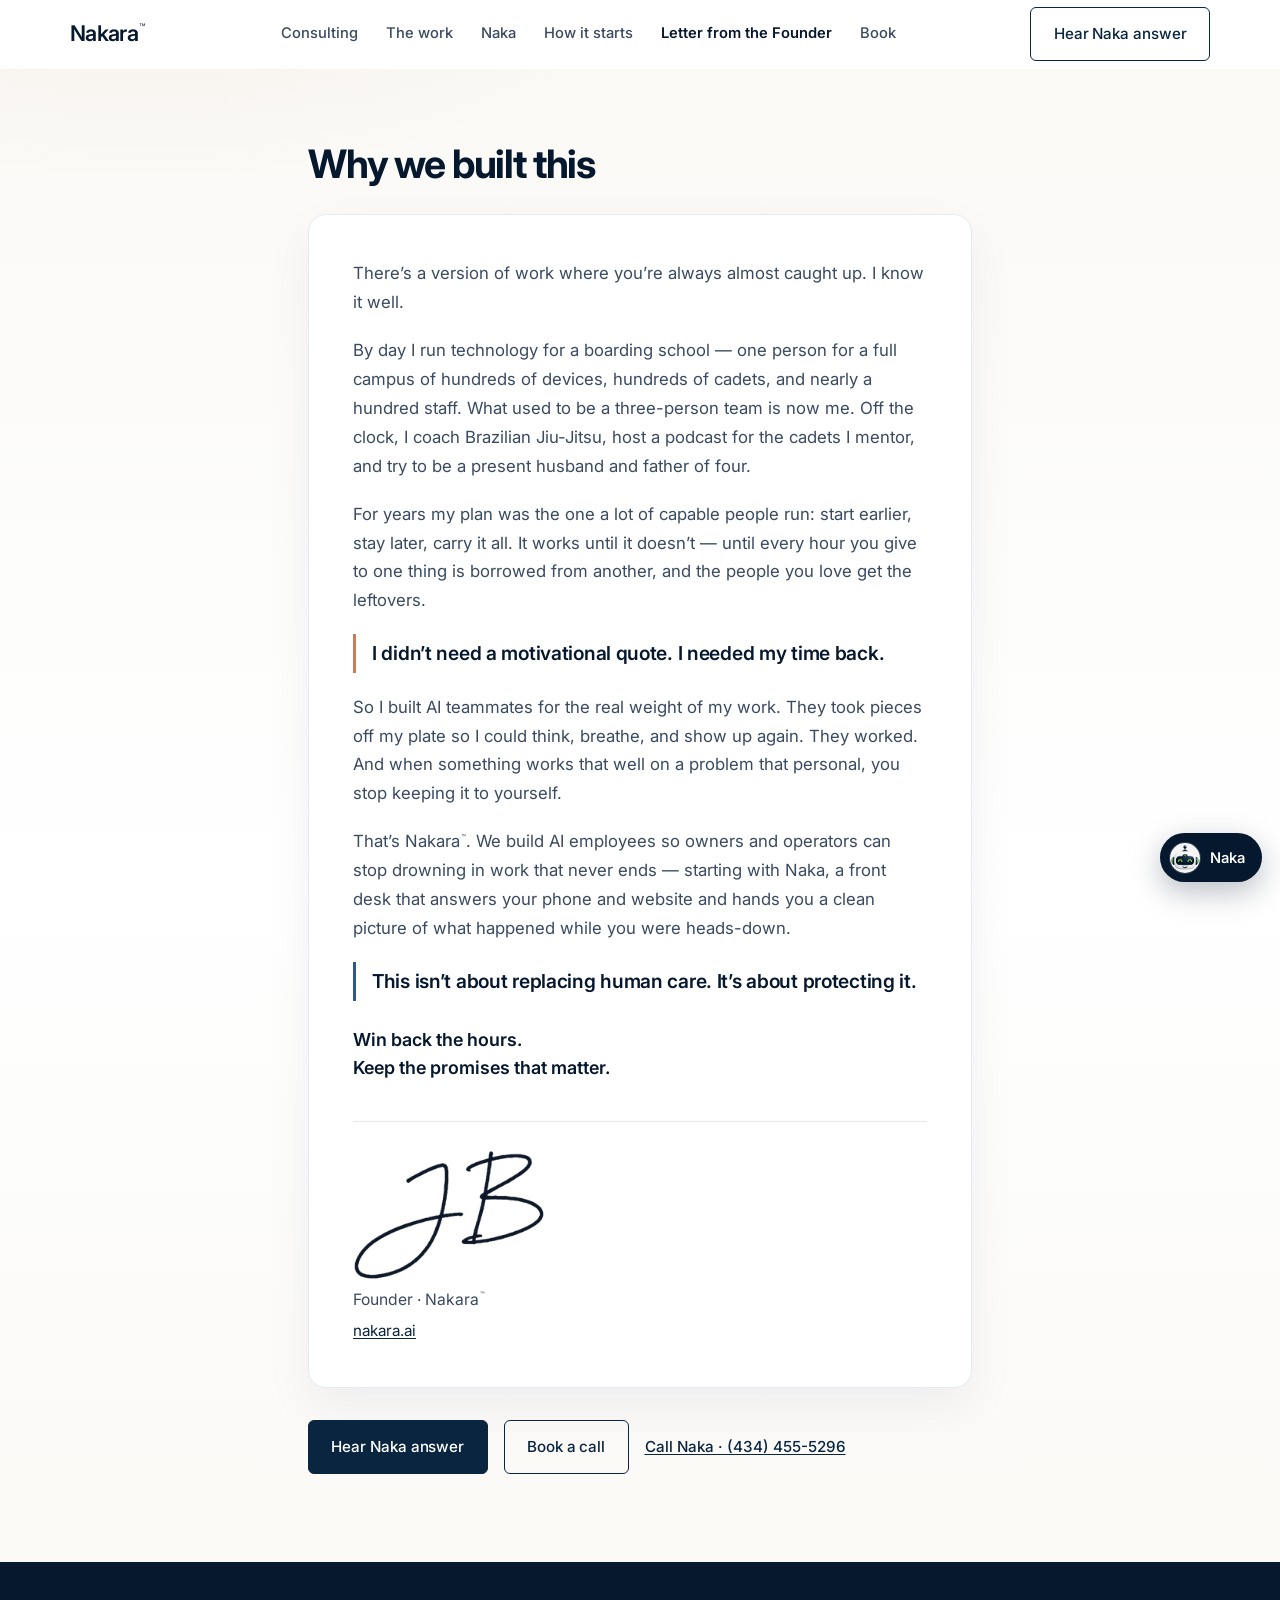
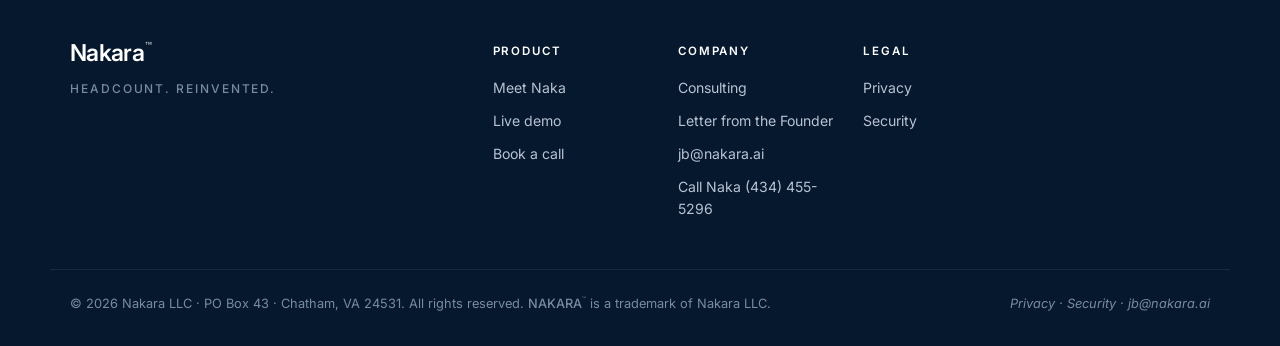
<file: letter.html>
<!DOCTYPE html>
<html lang="en">
<head>
  <meta charset="UTF-8" />
  <meta name="viewport" content="width=device-width, initial-scale=1.0" />
  <meta name="description" content="A letter from Nakara founder JB — why we build AI teammates so owners can win back their hours and protect human care." />
  <title>Letter from the Founder | Nakara</title>
  <link rel="canonical" href="https://nakara.ai/letter.html" />
  <meta name="robots" content="index, follow" />
  <meta property="og:type" content="website" />
  <meta property="og:site_name" content="Nakara" />
  <meta property="og:url" content="https://nakara.ai/letter.html" />
  <meta property="og:title" content="Letter from the Founder | Nakara" />
  <meta property="og:description" content="Why we built Nakara. A personal letter from founder JB on time, care, and AI teammates that protect the work that matters." />
  <meta property="og:image" content="https://nakara.ai/assets/og-social-1200x630.jpg" />
  <meta property="og:image:width" content="1200" />
  <meta property="og:image:height" content="630" />
  <meta name="twitter:card" content="summary_large_image" />
  <meta name="twitter:title" content="Letter from the Founder | Nakara" />
  <meta name="twitter:description" content="Why we built Nakara — from founder JB." />
  <meta name="twitter:image" content="https://nakara.ai/assets/og-social-1200x630.jpg" />
  <link rel="icon" type="image/x-icon" href="assets/favicon.ico?v=naka2" />
  <link rel="icon" type="image/png" sizes="32x32" href="assets/favicon-32.png?v=naka2" />
  <link rel="apple-touch-icon" sizes="180x180" href="assets/apple-touch-icon.png?v=naka2" />
  <link rel="manifest" href="site.webmanifest?v=naka2" />
  <link rel="preconnect" href="https://fonts.googleapis.com" />
  <link rel="preconnect" href="https://fonts.gstatic.com" crossorigin />
  <link href="https://fonts.googleapis.com/css2?family=Inter:wght@400;500;600;700&display=swap" rel="stylesheet" />
  <link rel="stylesheet" href="style.css?v=naka25" />
</head>
<body class="page-letter">

  <header class="nav" id="nav">
    <div class="container nav__inner">
      <a href="index.html" class="nav__logo" aria-label="Nakara home">
        <span class="nav__wordmark">Nakara<span class="tm" aria-hidden="true">™</span></span>
      </a>
      <nav class="nav__links" aria-label="Primary">
        <a href="consulting.html">Consulting</a>
        <a href="index.html#work">The work</a>
        <a href="index.html#proof">Naka</a>
        <a href="index.html#cycle">How it starts</a>
        <a href="letter.html" aria-current="page">Letter from the Founder</a>
        <a href="book.html">Book</a>
      </nav>
      <a href="demo.html" class="btn btn--ghost nav__cta">Hear Naka answer</a>
      <button class="nav__burger" aria-label="Open menu" aria-expanded="false" aria-controls="mobile-menu">
        <span></span><span></span><span></span>
      </button>
    </div>
    <div class="nav__mobile" id="mobile-menu" hidden>
      <a href="consulting.html">Consulting</a>
      <a href="index.html#work">The work</a>
      <a href="index.html#proof">Naka</a>
      <a href="index.html#cycle">How it starts</a>
      <a href="letter.html" aria-current="page">Letter from the Founder</a>
      <a href="demo.html" class="btn btn--primary">Hear Naka answer</a>
      <a href="book.html" class="btn btn--ghost">Book a call</a>
    </div>
  </header>

  <main id="top">
    <section class="letter-page" aria-labelledby="letter-title">
      <div class="container letter-page__shell">
        <h1 class="letter-page__title" id="letter-title">Why we built this</h1>

        <article class="letter-page__card">
          <div class="letter-page__body">
            <p>There’s a version of work where you’re always almost caught up. I know it well.</p>

            <p>By day I run technology for a boarding school — one person for a full campus of hundreds of devices, hundreds of cadets, and nearly a hundred staff. What used to be a three-person team is now me. Off the clock, I coach Brazilian Jiu-Jitsu, host a podcast for the cadets I mentor, and try to be a present husband and father of four.</p>

            <p>For years my plan was the one a lot of capable people run: start earlier, stay later, carry it all. It works until it doesn’t — until every hour you give to one thing is borrowed from another, and the people you love get the leftovers.</p>

            <p class="letter-page__pull">I didn’t need a motivational quote. I needed my time back.</p>

            <p>So I built AI teammates for the real weight of my work. They took pieces off my plate so I could think, breathe, and show up again. They worked. And when something works that well on a problem that personal, you stop keeping it to yourself.</p>

            <p>That’s Nakara<span class="tm" aria-hidden="true">™</span>. We build AI employees so owners and operators can stop drowning in work that never ends — starting with Naka, a front desk that answers your phone and website and hands you a clean picture of what happened while you were heads-down.</p>

            <p class="letter-page__pull letter-page__pull--soft">This isn’t about replacing human care. It’s about protecting it.</p>

            <p class="letter-page__close">
              Win back the hours.<br />
              Keep the promises that matter.
            </p>

            <footer class="letter-page__sign">
              <img
                class="letter-page__sig"
                src="assets/jb-signature.png?v=naka2"
                alt="JB signature"
                width="210"
                height="145"
              />
              <p class="letter-page__name visually-hidden">JB</p>
              <p class="letter-page__role">Founder · Nakara<span class="tm" aria-hidden="true">™</span></p>
              <p class="letter-page__site"><a href="https://nakara.ai">nakara.ai</a></p>
            </footer>
          </div>
        </article>

        <div class="letter-page__cta">
          <a href="demo.html" class="btn btn--primary">Hear Naka answer</a>
          <a href="book.html" class="btn btn--ghost">Book a call</a>
          <a href="tel:+14344555296" class="letter-page__phone">Call Naka · (434) 455-5296</a>
        </div>
      </div>
    </section>
  </main>

  <footer class="footer">
    <div class="container footer__inner">
      <div class="footer__brand">
        <a href="index.html" class="footer__logo-lockup" aria-label="Nakara home">
          <span class="footer__wordmark">Nakara<span class="tm" aria-hidden="true">™</span></span>
        </a>
        <p class="footer__tag">Headcount. Reinvented.</p>
      </div>
      <div class="footer__cols">
        <div class="footer__col">
          <p class="footer__h">Product</p>
          <a href="index.html#naka">Meet Naka</a>
          <a href="demo.html">Live demo</a>
          <a href="book.html">Book a call</a>
        </div>
        <div class="footer__col">
          <p class="footer__h">Company</p>
          <a href="consulting.html">Consulting</a>
          <a href="letter.html">Letter from the Founder</a>
          <a href="mailto:jb@nakara.ai">jb@nakara.ai</a>
          <a href="tel:+14344555296">Call Naka (434) 455-5296</a>
        </div>
        <div class="footer__col">
          <p class="footer__h">Legal</p>
          <a href="privacy.html">Privacy</a>
          <a href="security.html">Security</a>
        </div>
      </div>
    </div>
    <div class="container footer__base">
      <p>&copy; <span id="year"></span> Nakara LLC · PO Box 43 · Chatham, VA 24531. All rights reserved. <span class="footer__tm-inline">NAKARA<span class="tm" aria-hidden="true">™</span></span> is a trademark of Nakara LLC.</p>
      <p class="footer__quiet"><a href="privacy.html">Privacy</a> · <a href="security.html">Security</a> · <a href="mailto:jb@nakara.ai">jb@nakara.ai</a></p>
    </div>
  </footer>

  <script>
    window.NAKARA_CHAT = {
      phone: '+14344555296',
      phoneDisplay: '(434) 455-5296',
      apiUrl: 'https://naka-chat-api.onrender.com'
    };
  </script>
  <script src="script.js?v=naka16"></script>
  <script src="chat.js?v=naka16"></script>
</body>
</html>
</file>
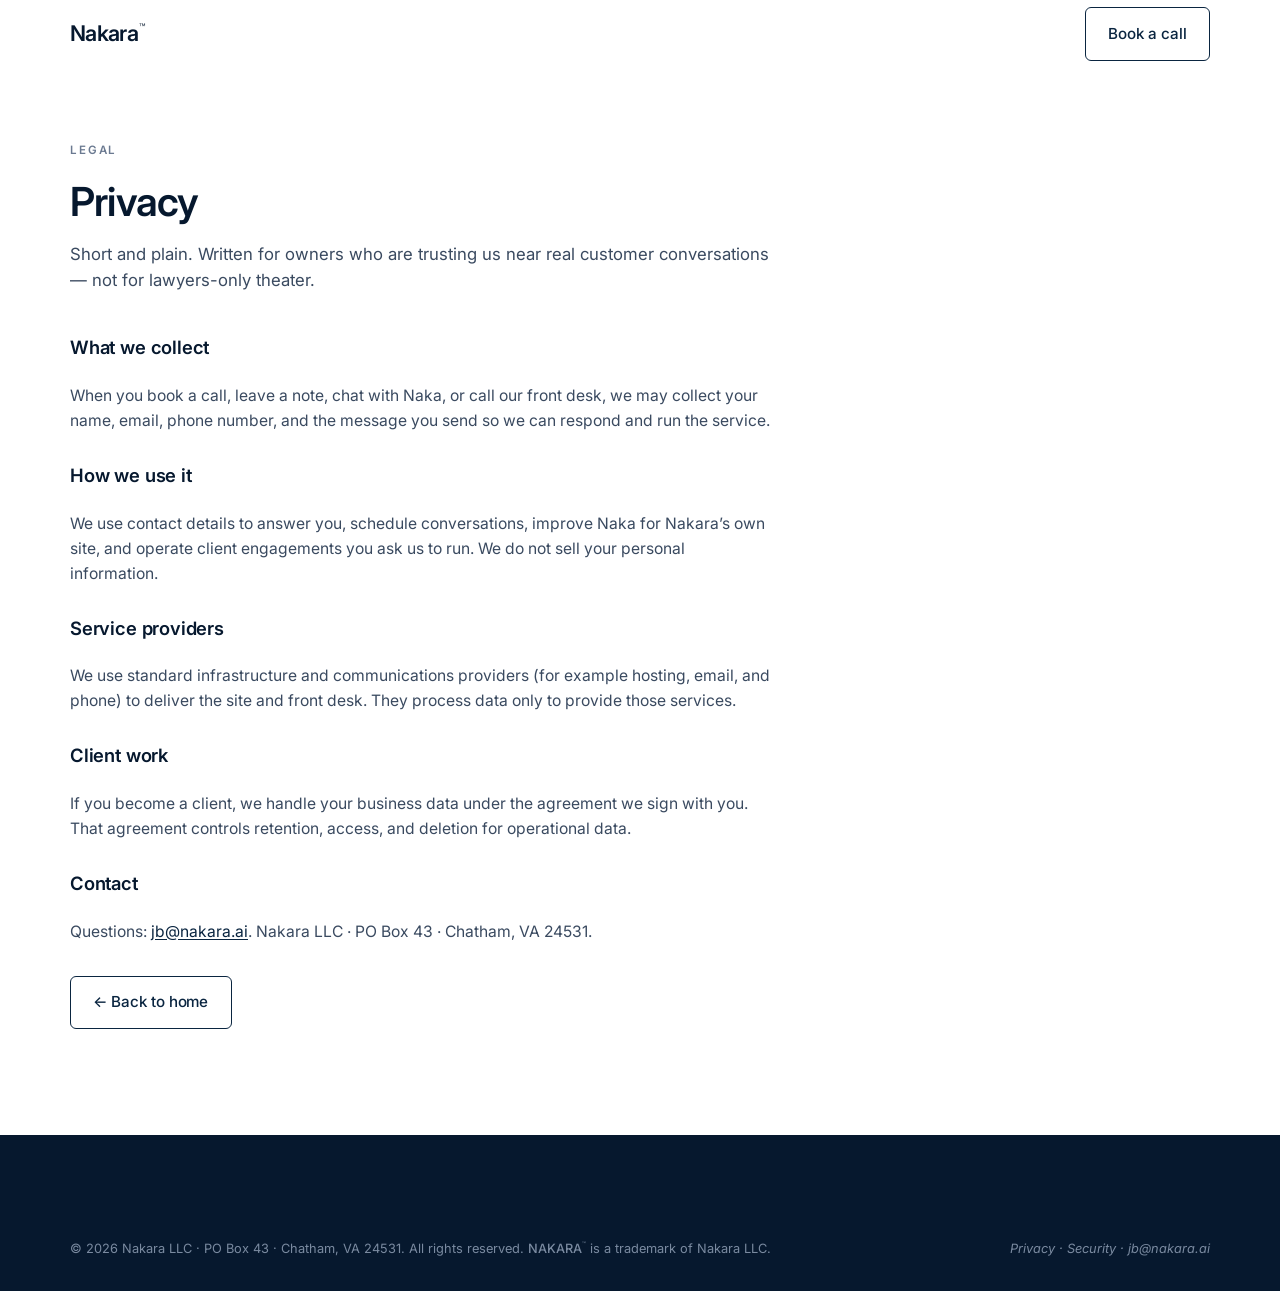
<file: privacy.html>
<!DOCTYPE html>
<html lang="en">
<head>
  <meta charset="UTF-8" />
  <meta name="viewport" content="width=device-width, initial-scale=1.0" />
  <meta name="robots" content="noindex, follow" />
  <meta name="description" content="Nakara privacy — plain-language practices for a company that sits inside real business operations." />
  <title>Nakara — Privacy</title>
  <link rel="canonical" href="https://nakara.ai/privacy.html" />
  <link rel="icon" type="image/x-icon" href="assets/favicon.ico?v=naka2" />
  <link rel="stylesheet" href="style.css?v=naka25" />
  <link rel="preconnect" href="https://fonts.googleapis.com" />
  <link rel="preconnect" href="https://fonts.gstatic.com" crossorigin />
  <link href="https://fonts.googleapis.com/css2?family=Inter:wght@400;500;600;700&display=swap" rel="stylesheet" />
</head>
<body>
  <header class="nav" id="nav">
    <div class="container nav__inner">
      <a href="index.html" class="nav__logo" aria-label="Nakara home">
        <span class="nav__wordmark">Nakara<span class="tm" aria-hidden="true">™</span></span>
      </a>
      <a href="book.html" class="btn btn--ghost nav__cta">Book a call</a>
    </div>
  </header>
  <main>
    <section class="legal-page">
      <div class="container">
        <p class="section-label">Legal</p>
        <h1 class="section-h">Privacy</h1>
        <p class="legal-page__lead">Short and plain. Written for owners who are trusting us near real customer conversations — not for lawyers-only theater.</p>
        <div class="legal-page__body">
      <h2>What we collect</h2>
      <p>When you book a call, leave a note, chat with Naka, or call our front desk, we may collect your name, email, phone number, and the message you send so we can respond and run the service.</p>
      <h2>How we use it</h2>
      <p>We use contact details to answer you, schedule conversations, improve Naka for Nakara’s own site, and operate client engagements you ask us to run. We do not sell your personal information.</p>
      <h2>Service providers</h2>
      <p>We use standard infrastructure and communications providers (for example hosting, email, and phone) to deliver the site and front desk. They process data only to provide those services.</p>
      <h2>Client work</h2>
      <p>If you become a client, we handle your business data under the agreement we sign with you. That agreement controls retention, access, and deletion for operational data.</p>
      <h2>Contact</h2>
      <p>Questions: <a href="mailto:jb@nakara.ai">jb@nakara.ai</a>. Nakara LLC · PO Box 43 · Chatham, VA 24531.</p>
        </div>
        <p style="margin-top:2rem"><a class="btn btn--ghost" href="index.html">← Back to home</a></p>
      </div>
    </section>
  </main>
  <footer class="footer">
    <div class="container footer__base">
      <p>&copy; <span id="year"></span> Nakara LLC · PO Box 43 · Chatham, VA 24531. All rights reserved. <span class="footer__tm-inline">NAKARA<span class="tm" aria-hidden="true">™</span></span> is a trademark of Nakara LLC.</p>
      <p class="footer__quiet"><a href="privacy.html">Privacy</a> · <a href="security.html">Security</a> · <a href="mailto:jb@nakara.ai">jb@nakara.ai</a></p>
    </div>
  </footer>
  <script src="script.js?v=naka15"></script>
</body>
</html>
</file>
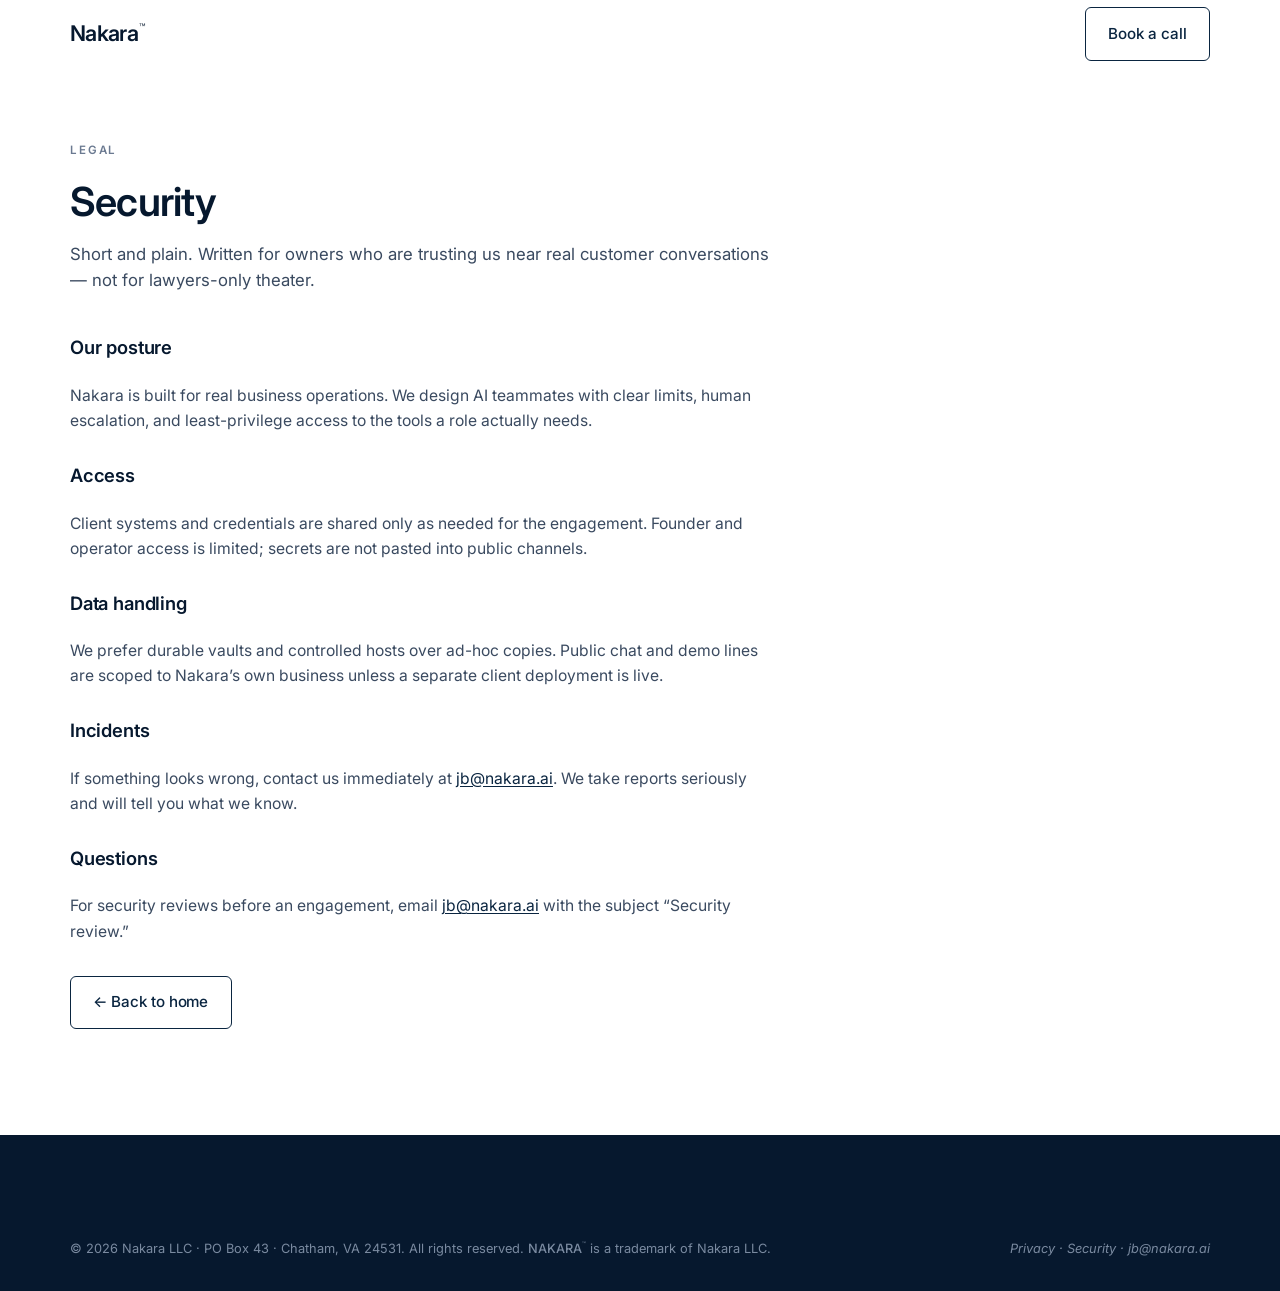
<file: security.html>
<!DOCTYPE html>
<html lang="en">
<head>
  <meta charset="UTF-8" />
  <meta name="viewport" content="width=device-width, initial-scale=1.0" />
  <meta name="robots" content="noindex, follow" />
  <meta name="description" content="Nakara security — plain-language practices for a company that sits inside real business operations." />
  <title>Nakara — Security</title>
  <link rel="canonical" href="https://nakara.ai/security.html" />
  <link rel="icon" type="image/x-icon" href="assets/favicon.ico?v=naka2" />
  <link rel="stylesheet" href="style.css?v=naka25" />
  <link rel="preconnect" href="https://fonts.googleapis.com" />
  <link rel="preconnect" href="https://fonts.gstatic.com" crossorigin />
  <link href="https://fonts.googleapis.com/css2?family=Inter:wght@400;500;600;700&display=swap" rel="stylesheet" />
</head>
<body>
  <header class="nav" id="nav">
    <div class="container nav__inner">
      <a href="index.html" class="nav__logo" aria-label="Nakara home">
        <span class="nav__wordmark">Nakara<span class="tm" aria-hidden="true">™</span></span>
      </a>
      <a href="book.html" class="btn btn--ghost nav__cta">Book a call</a>
    </div>
  </header>
  <main>
    <section class="legal-page">
      <div class="container">
        <p class="section-label">Legal</p>
        <h1 class="section-h">Security</h1>
        <p class="legal-page__lead">Short and plain. Written for owners who are trusting us near real customer conversations — not for lawyers-only theater.</p>
        <div class="legal-page__body">
      <h2>Our posture</h2>
      <p>Nakara is built for real business operations. We design AI teammates with clear limits, human escalation, and least-privilege access to the tools a role actually needs.</p>
      <h2>Access</h2>
      <p>Client systems and credentials are shared only as needed for the engagement. Founder and operator access is limited; secrets are not pasted into public channels.</p>
      <h2>Data handling</h2>
      <p>We prefer durable vaults and controlled hosts over ad-hoc copies. Public chat and demo lines are scoped to Nakara’s own business unless a separate client deployment is live.</p>
      <h2>Incidents</h2>
      <p>If something looks wrong, contact us immediately at <a href="mailto:jb@nakara.ai">jb@nakara.ai</a>. We take reports seriously and will tell you what we know.</p>
      <h2>Questions</h2>
      <p>For security reviews before an engagement, email <a href="mailto:jb@nakara.ai">jb@nakara.ai</a> with the subject “Security review.”</p>
        </div>
        <p style="margin-top:2rem"><a class="btn btn--ghost" href="index.html">← Back to home</a></p>
      </div>
    </section>
  </main>
  <footer class="footer">
    <div class="container footer__base">
      <p>&copy; <span id="year"></span> Nakara LLC · PO Box 43 · Chatham, VA 24531. All rights reserved. <span class="footer__tm-inline">NAKARA<span class="tm" aria-hidden="true">™</span></span> is a trademark of Nakara LLC.</p>
      <p class="footer__quiet"><a href="privacy.html">Privacy</a> · <a href="security.html">Security</a> · <a href="mailto:jb@nakara.ai">jb@nakara.ai</a></p>
    </div>
  </footer>
  <script src="script.js?v=naka15"></script>
</body>
</html>
</file>
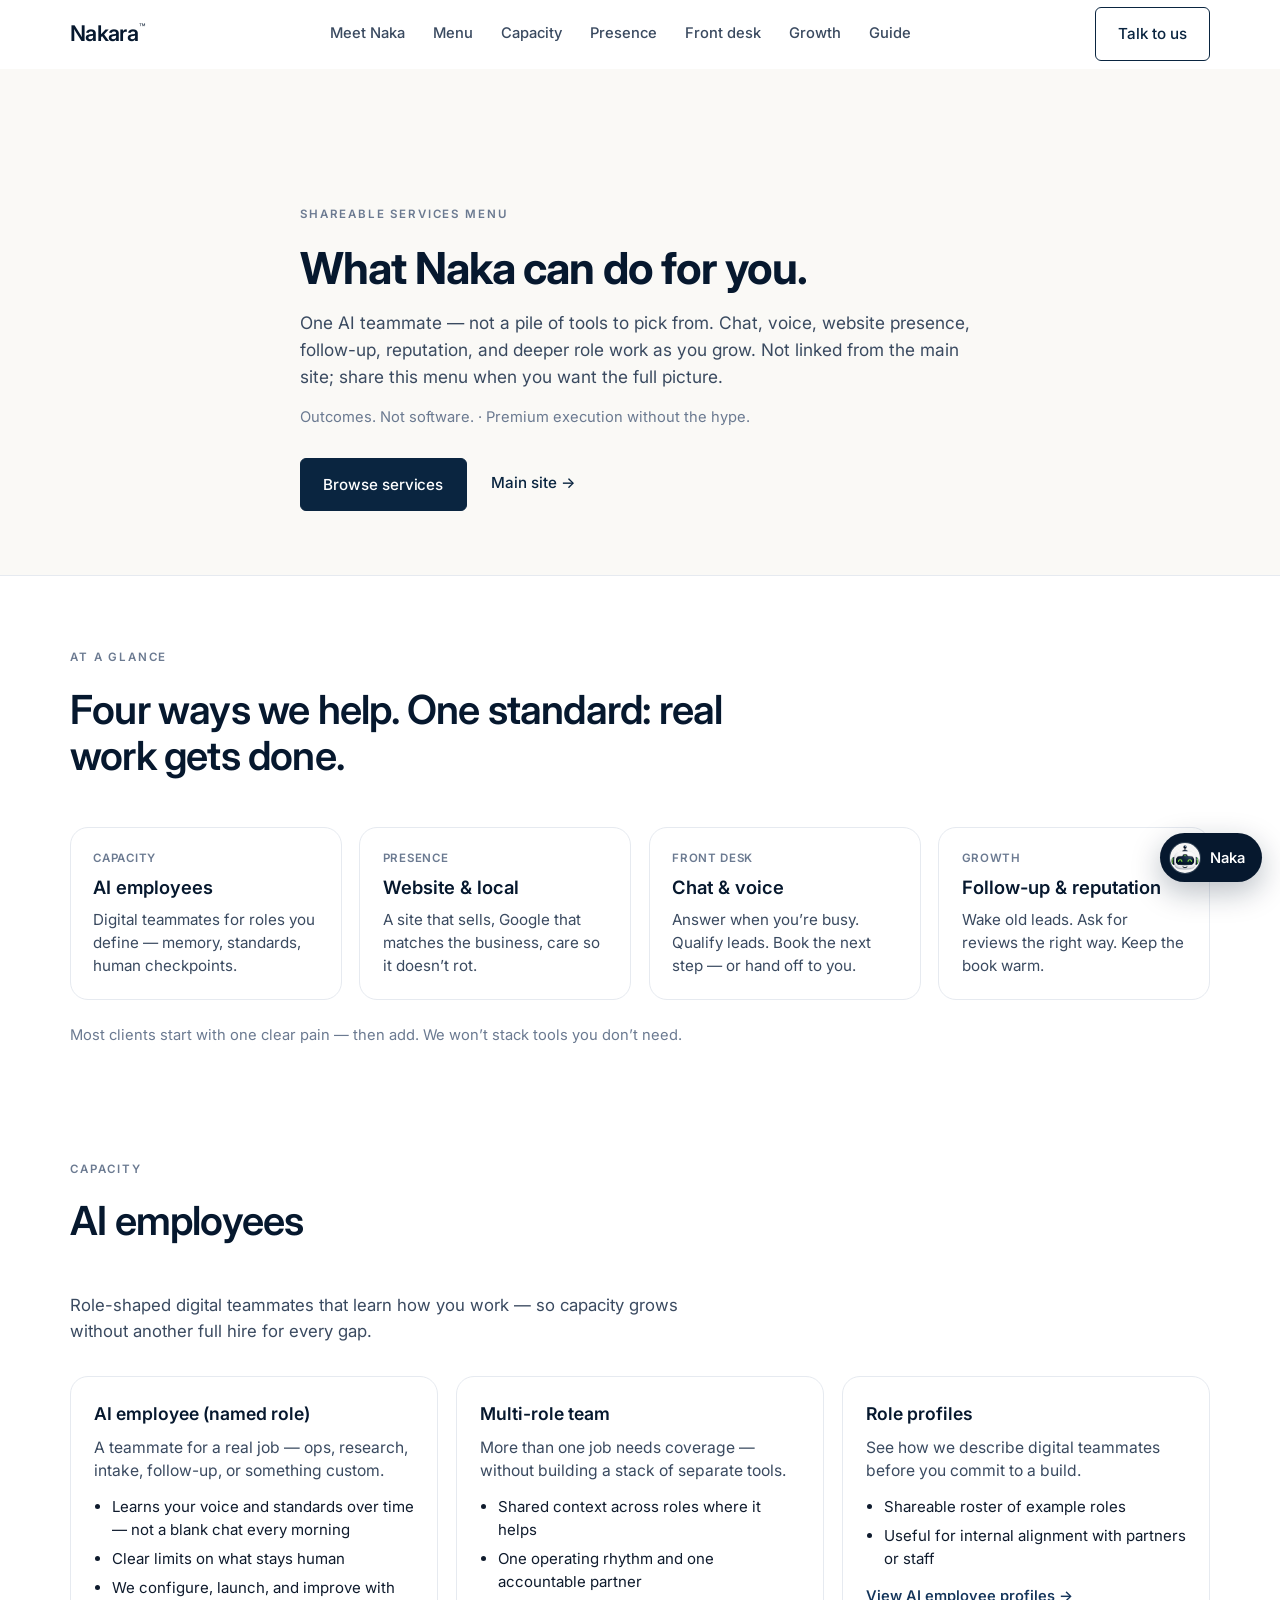
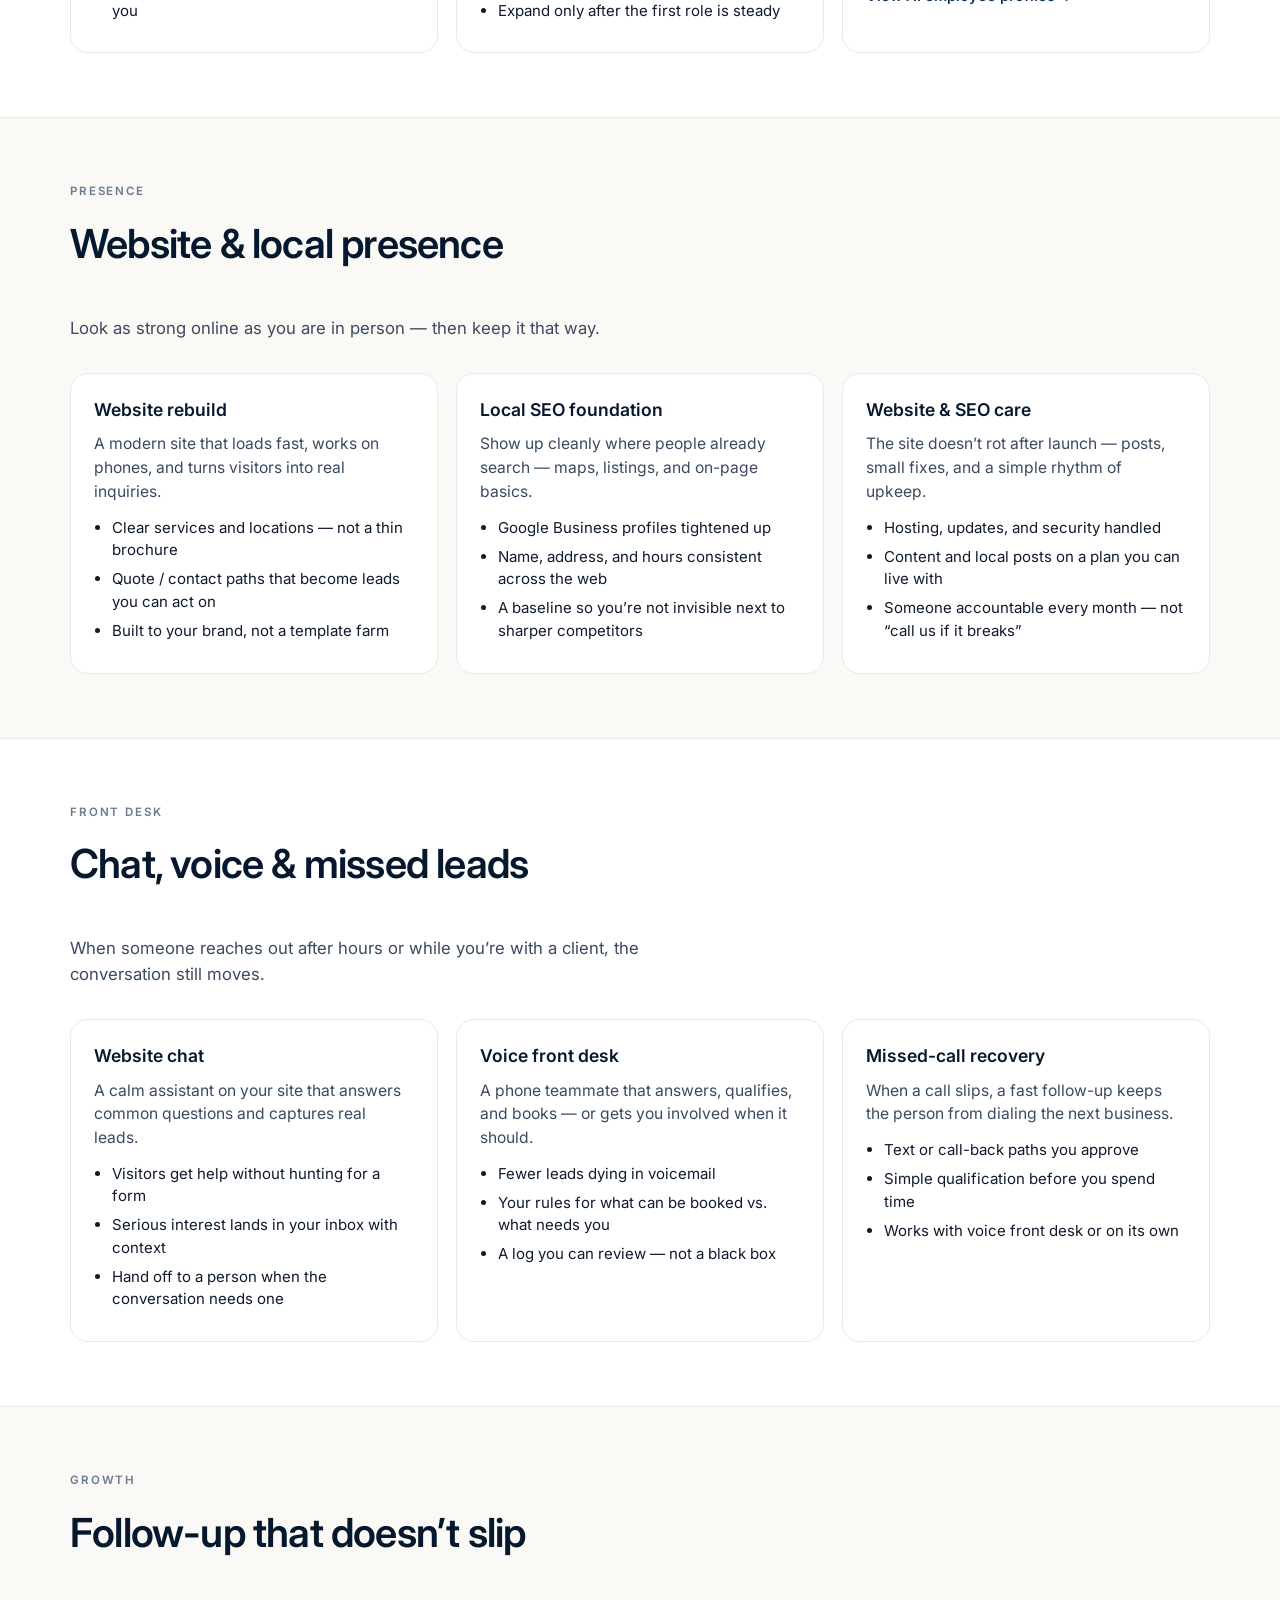
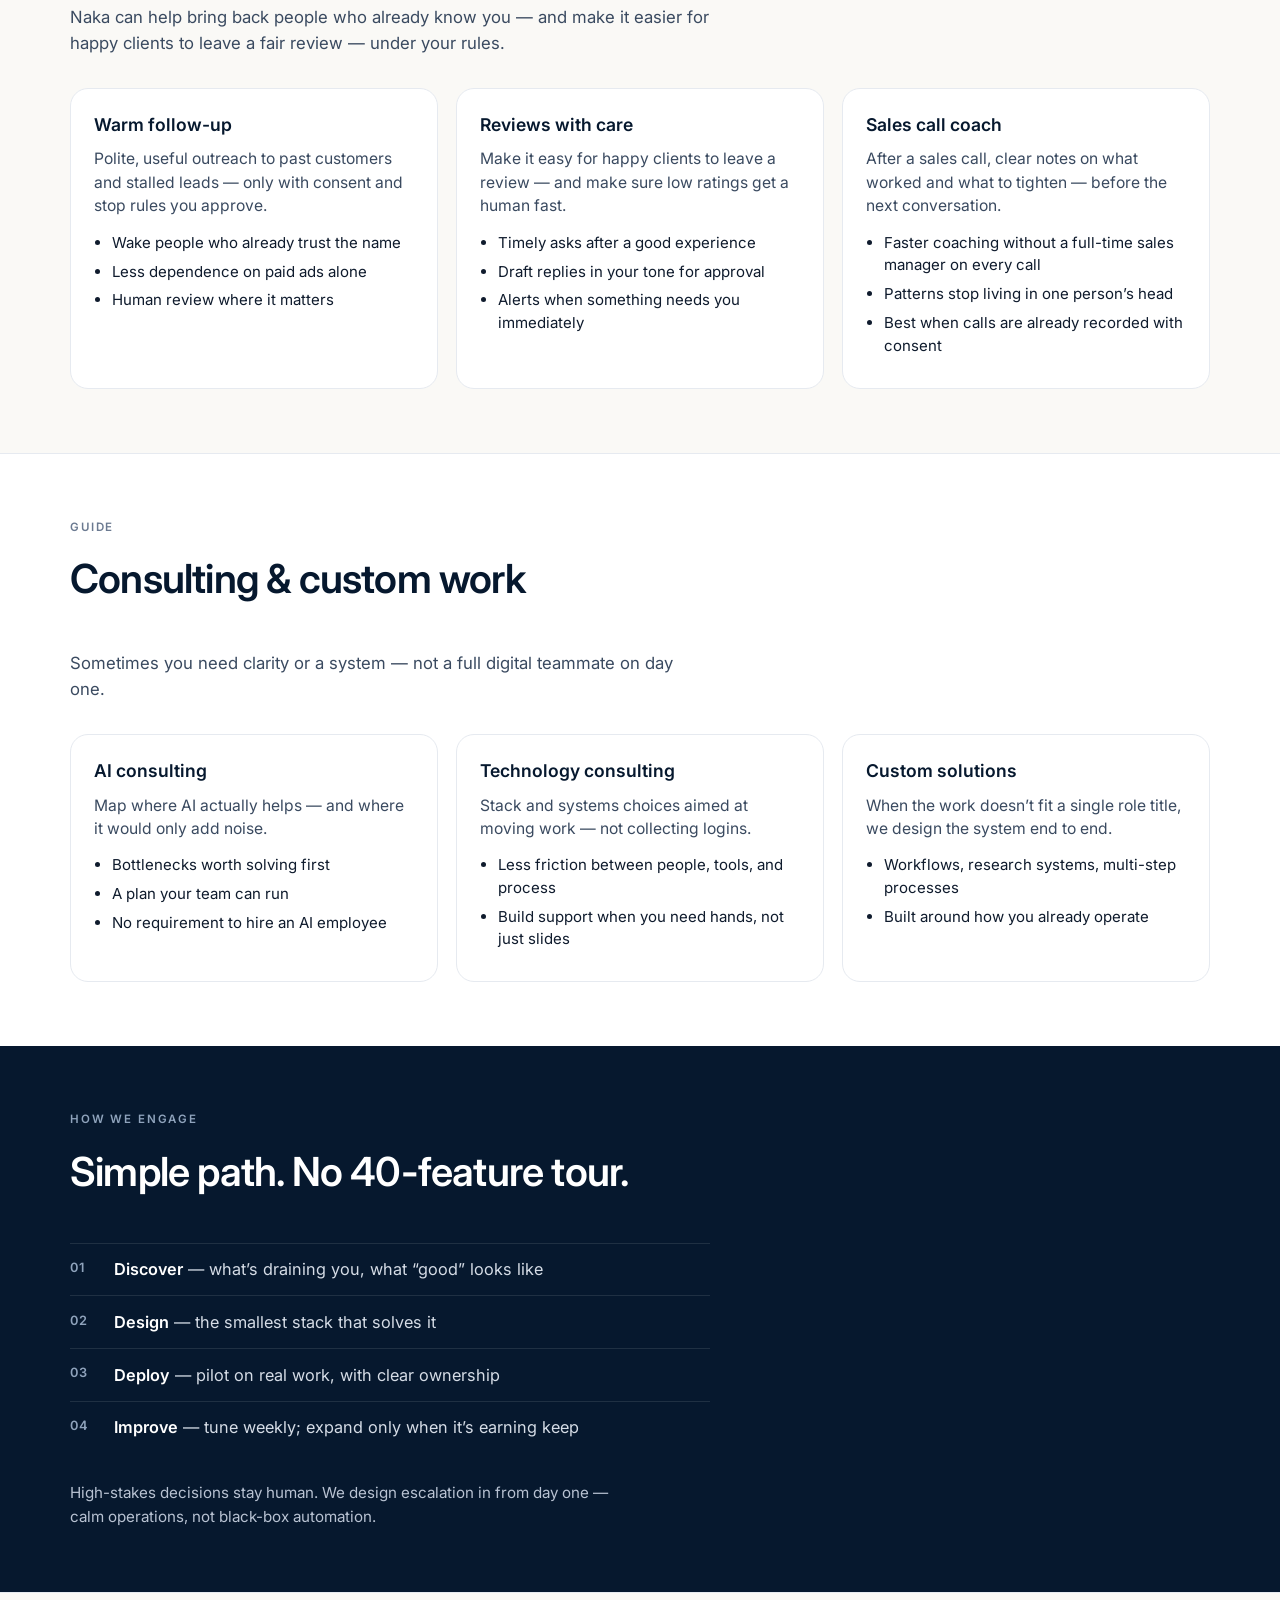
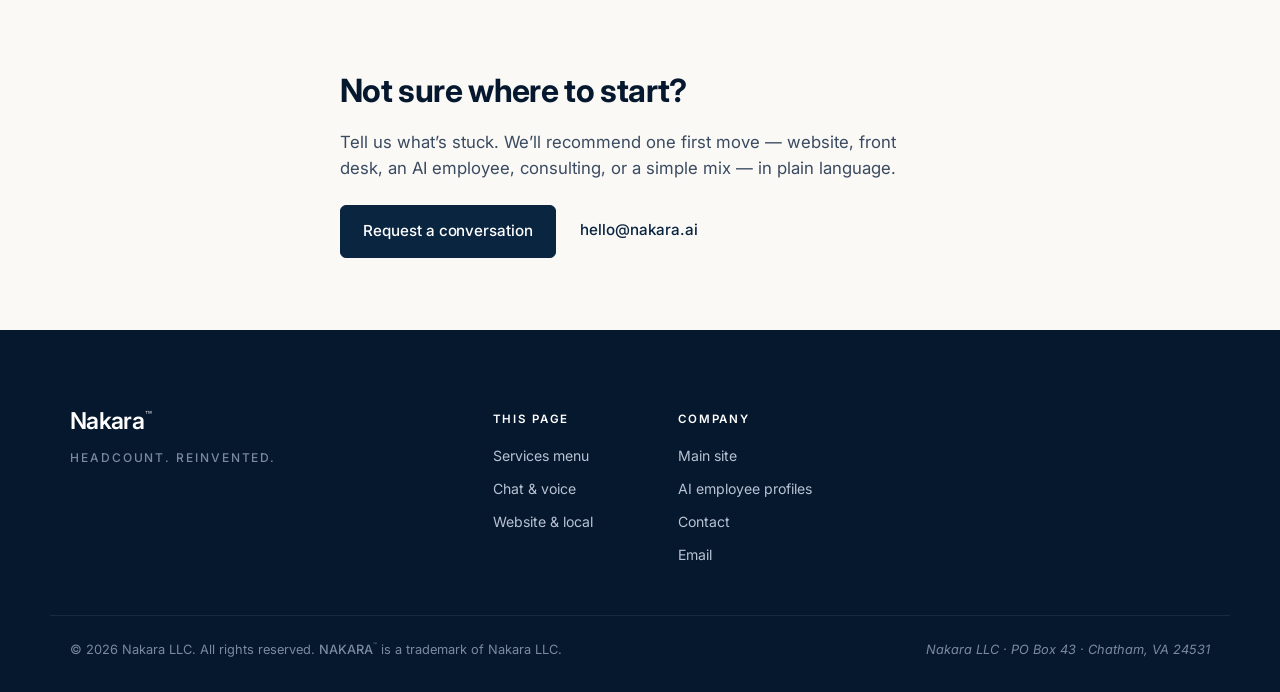
<file: services.html>
<!DOCTYPE html>
<html lang="en">
<head>
  <meta charset="UTF-8" />
  <meta name="viewport" content="width=device-width, initial-scale=1.0" />
  <meta name="robots" content="noindex, nofollow" />
  <meta name="description" content="Nakara services — AI employees, website & local presence, chat, voice front desk, follow-up, reputation, and consulting. Shareable menu (not linked from the main site)." />
  <title>Nakara — Services</title>
  <link rel="icon" type="image/x-icon" href="assets/favicon.ico?v=naka2" />
  <link rel="icon" type="image/png" sizes="16x16" href="assets/favicon-16.png?v=naka2" />
  <link rel="icon" type="image/png" sizes="32x32" href="assets/favicon-32.png?v=naka2" />
  <link rel="icon" type="image/png" sizes="48x48" href="assets/favicon-48.png?v=naka2" />
  <link rel="apple-touch-icon" sizes="180x180" href="assets/apple-touch-icon.png?v=naka2" />
  <link rel="manifest" href="site.webmanifest?v=naka2" />
  <link rel="preconnect" href="https://fonts.googleapis.com" />
  <link rel="preconnect" href="https://fonts.gstatic.com" crossorigin />
  <link href="https://fonts.googleapis.com/css2?family=Inter:wght@400;500;600;700&display=swap" rel="stylesheet" />
  <link rel="stylesheet" href="style.css?v=naka25" />
</head>
<body class="page-services">

  <header class="nav" id="nav">
    <div class="container nav__inner">
      <a href="index.html" class="nav__logo" aria-label="Nakara home">
        <span class="nav__wordmark">Nakara<span class="tm" aria-hidden="true">™</span></span>
      </a>
      <nav class="nav__links" aria-label="On this page">
        <a href="index.html#naka">Meet Naka</a>
        <a href="#menu">Menu</a>
        <a href="#capacity">Capacity</a>
        <a href="#presence">Presence</a>
        <a href="#front-desk">Front desk</a>
        <a href="#growth">Growth</a>
        <a href="#advise">Guide</a>
      </nav>
      <a href="index.html#cta" class="btn btn--ghost nav__cta">Talk to us</a>
      <button class="nav__burger" aria-label="Open menu" aria-expanded="false" aria-controls="mobile-menu">
        <span></span><span></span><span></span>
      </button>
    </div>
    <div class="nav__mobile" id="mobile-menu" hidden>
      <a href="index.html#naka">Meet Naka</a>
      <a href="#menu">Menu</a>
      <a href="#capacity">Capacity</a>
      <a href="#presence">Presence</a>
      <a href="#front-desk">Front desk</a>
      <a href="#growth">Growth</a>
      <a href="#guide">Guide</a>
      <a href="index.html#cta" class="btn btn--ghost">Talk to us</a>
    </div>
  </header>

  <main id="top">

    <section class="svc-hero">
      <div class="container svc-hero__inner">
        <p class="section-label">Shareable services menu</p>
        <h1 class="svc-hero__h">What Naka can do for you.</h1>
        <p class="svc-hero__sub">One AI teammate — not a pile of tools to pick from. Chat, voice, website presence, follow-up, reputation, and deeper role work as you grow. Not linked from the main site; share this menu when you want the full picture.</p>
        <p class="svc-hero__proof">Outcomes. Not software. · Premium execution without the hype.</p>
        <div class="svc-hero__actions">
          <a href="#menu" class="btn btn--primary">Browse services</a>
          <a href="index.html" class="hero__link">Main site &rarr;</a>
        </div>
      </div>
    </section>

    <!-- Jump menu -->
    <section class="svc-menu" id="menu">
      <div class="container">
        <p class="section-label">At a glance</p>
        <h2 class="section-h">Four ways we help. One standard: real work gets done.</h2>
        <div class="svc-menu__grid">
          <a class="svc-menu__card" href="#capacity">
            <span class="svc-menu__kicker">Capacity</span>
            <span class="svc-menu__title">AI employees</span>
            <span class="svc-menu__blurb">Digital teammates for roles you define — memory, standards, human checkpoints.</span>
          </a>
          <a class="svc-menu__card" href="#presence">
            <span class="svc-menu__kicker">Presence</span>
            <span class="svc-menu__title">Website &amp; local</span>
            <span class="svc-menu__blurb">A site that sells, Google that matches the business, care so it doesn’t rot.</span>
          </a>
          <a class="svc-menu__card" href="#front-desk">
            <span class="svc-menu__kicker">Front desk</span>
            <span class="svc-menu__title">Chat &amp; voice</span>
            <span class="svc-menu__blurb">Answer when you’re busy. Qualify leads. Book the next step — or hand off to you.</span>
          </a>
          <a class="svc-menu__card" href="#growth">
            <span class="svc-menu__kicker">Growth</span>
            <span class="svc-menu__title">Follow-up &amp; reputation</span>
            <span class="svc-menu__blurb">Wake old leads. Ask for reviews the right way. Keep the book warm.</span>
          </a>
        </div>
        <p class="svc-menu__note">Most clients start with one clear pain — then add. We won’t stack tools you don’t need.</p>
      </div>
    </section>

    <!-- CAPACITY -->
    <section class="svc-block" id="capacity">
      <div class="container">
        <p class="section-label">Capacity</p>
        <h2 class="section-h">AI employees</h2>
        <p class="svc-lead">Role-shaped digital teammates that learn how you work — so capacity grows without another full hire for every gap.</p>

        <div class="svc-grid">
          <article class="svc-card">
            <h3 class="svc-card__h">AI employee (named role)</h3>
            <p class="svc-card__p">A teammate for a real job — ops, research, intake, follow-up, or something custom.</p>
            <ul class="svc-card__list">
              <li>Learns your voice and standards over time — not a blank chat every morning</li>
              <li>Clear limits on what stays human</li>
              <li>We configure, launch, and improve with you</li>
            </ul>
          </article>
          <article class="svc-card">
            <h3 class="svc-card__h">Multi-role team</h3>
            <p class="svc-card__p">More than one job needs coverage — without building a stack of separate tools.</p>
            <ul class="svc-card__list">
              <li>Shared context across roles where it helps</li>
              <li>One operating rhythm and one accountable partner</li>
              <li>Expand only after the first role is steady</li>
            </ul>
          </article>
          <article class="svc-card">
            <h3 class="svc-card__h">Role profiles</h3>
            <p class="svc-card__p">See how we describe digital teammates before you commit to a build.</p>
            <ul class="svc-card__list">
              <li>Shareable roster of example roles</li>
              <li>Useful for internal alignment with partners or staff</li>
            </ul>
            <p class="svc-card__link"><a href="agents.html">View AI employee profiles &rarr;</a></p>
          </article>
        </div>
      </div>
    </section>

    <!-- PRESENCE -->
    <section class="svc-block svc-block--alt" id="presence">
      <div class="container">
        <p class="section-label">Presence</p>
        <h2 class="section-h">Website &amp; local presence</h2>
        <p class="svc-lead">Look as strong online as you are in person — then keep it that way.</p>

        <div class="svc-grid">
          <article class="svc-card">
            <h3 class="svc-card__h">Website rebuild</h3>
            <p class="svc-card__p">A modern site that loads fast, works on phones, and turns visitors into real inquiries.</p>
            <ul class="svc-card__list">
              <li>Clear services and locations — not a thin brochure</li>
              <li>Quote / contact paths that become leads you can act on</li>
              <li>Built to your brand, not a template farm</li>
            </ul>
          </article>
          <article class="svc-card">
            <h3 class="svc-card__h">Local SEO foundation</h3>
            <p class="svc-card__p">Show up cleanly where people already search — maps, listings, and on-page basics.</p>
            <ul class="svc-card__list">
              <li>Google Business profiles tightened up</li>
              <li>Name, address, and hours consistent across the web</li>
              <li>A baseline so you’re not invisible next to sharper competitors</li>
            </ul>
          </article>
          <article class="svc-card">
            <h3 class="svc-card__h">Website &amp; SEO care</h3>
            <p class="svc-card__p">The site doesn’t rot after launch — posts, small fixes, and a simple rhythm of upkeep.</p>
            <ul class="svc-card__list">
              <li>Hosting, updates, and security handled</li>
              <li>Content and local posts on a plan you can live with</li>
              <li>Someone accountable every month — not “call us if it breaks”</li>
            </ul>
          </article>
        </div>
      </div>
    </section>

    <!-- FRONT DESK -->
    <section class="svc-block" id="front-desk">
      <div class="container">
        <p class="section-label">Front desk</p>
        <h2 class="section-h">Chat, voice &amp; missed leads</h2>
        <p class="svc-lead">When someone reaches out after hours or while you’re with a client, the conversation still moves.</p>

        <div class="svc-grid">
          <article class="svc-card">
            <h3 class="svc-card__h">Website chat</h3>
            <p class="svc-card__p">A calm assistant on your site that answers common questions and captures real leads.</p>
            <ul class="svc-card__list">
              <li>Visitors get help without hunting for a form</li>
              <li>Serious interest lands in your inbox with context</li>
              <li>Hand off to a person when the conversation needs one</li>
            </ul>
          </article>
          <article class="svc-card">
            <h3 class="svc-card__h">Voice front desk</h3>
            <p class="svc-card__p">A phone teammate that answers, qualifies, and books — or gets you involved when it should.</p>
            <ul class="svc-card__list">
              <li>Fewer leads dying in voicemail</li>
              <li>Your rules for what can be booked vs. what needs you</li>
              <li>A log you can review — not a black box</li>
            </ul>
          </article>
          <article class="svc-card">
            <h3 class="svc-card__h">Missed-call recovery</h3>
            <p class="svc-card__p">When a call slips, a fast follow-up keeps the person from dialing the next business.</p>
            <ul class="svc-card__list">
              <li>Text or call-back paths you approve</li>
              <li>Simple qualification before you spend time</li>
              <li>Works with voice front desk or on its own</li>
            </ul>
          </article>
        </div>
      </div>
    </section>

    <!-- GROWTH -->
    <section class="svc-block svc-block--alt" id="growth">
      <div class="container">
        <p class="section-label">Growth</p>
        <h2 class="section-h">Follow-up that doesn’t slip</h2>
        <p class="svc-lead">Naka can help bring back people who already know you — and make it easier for happy clients to leave a fair review — under your rules.</p>

        <div class="svc-grid">
          <article class="svc-card">
            <h3 class="svc-card__h">Warm follow-up</h3>
            <p class="svc-card__p">Polite, useful outreach to past customers and stalled leads — only with consent and stop rules you approve.</p>
            <ul class="svc-card__list">
              <li>Wake people who already trust the name</li>
              <li>Less dependence on paid ads alone</li>
              <li>Human review where it matters</li>
            </ul>
          </article>
          <article class="svc-card">
            <h3 class="svc-card__h">Reviews with care</h3>
            <p class="svc-card__p">Make it easy for happy clients to leave a review — and make sure low ratings get a human fast.</p>
            <ul class="svc-card__list">
              <li>Timely asks after a good experience</li>
              <li>Draft replies in your tone for approval</li>
              <li>Alerts when something needs you immediately</li>
            </ul>
          </article>
          <article class="svc-card">
            <h3 class="svc-card__h">Sales call coach</h3>
            <p class="svc-card__p">After a sales call, clear notes on what worked and what to tighten — before the next conversation.</p>
            <ul class="svc-card__list">
              <li>Faster coaching without a full-time sales manager on every call</li>
              <li>Patterns stop living in one person’s head</li>
              <li>Best when calls are already recorded with consent</li>
            </ul>
          </article>
        </div>
      </div>
    </section>

    <!-- GUIDE -->
    <section class="svc-block" id="guide">
      <div class="container">
        <p class="section-label">Guide</p>
        <h2 class="section-h">Consulting &amp; custom work</h2>
        <p class="svc-lead">Sometimes you need clarity or a system — not a full digital teammate on day one.</p>

        <div class="svc-grid">
          <article class="svc-card">
            <h3 class="svc-card__h">AI consulting</h3>
            <p class="svc-card__p">Map where AI actually helps — and where it would only add noise.</p>
            <ul class="svc-card__list">
              <li>Bottlenecks worth solving first</li>
              <li>A plan your team can run</li>
              <li>No requirement to hire an AI employee</li>
            </ul>
          </article>
          <article class="svc-card">
            <h3 class="svc-card__h">Technology consulting</h3>
            <p class="svc-card__p">Stack and systems choices aimed at moving work — not collecting logins.</p>
            <ul class="svc-card__list">
              <li>Less friction between people, tools, and process</li>
              <li>Build support when you need hands, not just slides</li>
            </ul>
          </article>
          <article class="svc-card">
            <h3 class="svc-card__h">Custom solutions</h3>
            <p class="svc-card__p">When the work doesn’t fit a single role title, we design the system end to end.</p>
            <ul class="svc-card__list">
              <li>Workflows, research systems, multi-step processes</li>
              <li>Built around how you already operate</li>
            </ul>
          </article>
        </div>
      </div>
    </section>

    <!-- How we engage -->
    <section class="svc-how">
      <div class="container">
        <p class="section-label">How we engage</p>
        <h2 class="section-h">Simple path. No 40-feature tour.</h2>
        <ol class="svc-how__list">
          <li><strong>Discover</strong> — what’s draining you, what “good” looks like</li>
          <li><strong>Design</strong> — the smallest stack that solves it</li>
          <li><strong>Deploy</strong> — pilot on real work, with clear ownership</li>
          <li><strong>Improve</strong> — tune weekly; expand only when it’s earning keep</li>
        </ol>
        <p class="svc-how__fence">High-stakes decisions stay human. We design escalation in from day one — calm operations, not black-box automation.</p>
      </div>
    </section>

    <section class="svc-cta">
      <div class="container svc-cta__inner">
        <h2 class="svc-cta__h">Not sure where to start?</h2>
        <p class="svc-cta__sub">Tell us what’s stuck. We’ll recommend one first move — website, front desk, an AI employee, consulting, or a simple mix — in plain language.</p>
        <div class="svc-cta__actions">
          <a href="index.html#cta" class="btn btn--primary">Request a conversation</a>
          <a href="mailto:hello@nakara.ai" class="hero__link">hello@nakara.ai</a>
        </div>
      </div>
    </section>

  </main>

  <footer class="footer">
    <div class="container footer__inner">
      <div class="footer__brand">
        <a href="index.html" class="footer__logo-lockup" aria-label="Nakara home">
          <span class="footer__wordmark">Nakara<span class="tm" aria-hidden="true">™</span></span>
        </a>
        <p class="footer__tag">Headcount. Reinvented.</p>
      </div>
      <div class="footer__cols">
        <div class="footer__col">
          <p class="footer__h">This page</p>
          <a href="#menu">Services menu</a>
          <a href="#front-desk">Chat &amp; voice</a>
          <a href="#presence">Website &amp; local</a>
        </div>
        <div class="footer__col">
          <p class="footer__h">Company</p>
          <a href="index.html">Main site</a>
          <a href="agents.html">AI employee profiles</a>
          <a href="index.html#cta">Contact</a>
          <a href="mailto:hello@nakara.ai">Email</a>
        </div>
      </div>
    </div>
    <div class="container footer__base">
      <p>&copy; <span id="year"></span> Nakara LLC. All rights reserved. <span class="footer__tm-inline">NAKARA<span class="tm" aria-hidden="true">™</span></span> is a trademark of Nakara LLC.</p>
      <p class="footer__quiet">Nakara LLC · PO Box 43 · Chatham, VA 24531</p>
    </div>
  </footer>

  <script src="script.js"></script>
    <script>
    window.NAKARA_CHAT = {
      phone: '+14344555296',
      phoneDisplay: '(434) 455-5296',
      apiUrl: 'https://naka-chat-api.onrender.com'
    };
  </script>
  <script src="chat.js?v=naka14"></script>
</body>
</html>
</file>
<file: style.css>
/* =========================================================
   Nakara — Headcount. Reinvented.
   Customer-facing site. Calm. Premium. Modern.
   ========================================================= */

/* -------- Brand tokens -------- */
:root {
  /* Palette: deep navy + warm off-white + single soft accent */
  --navy-900: #06182E;
  --navy-800: #0A2540;
  --navy-700: #14355B;
  --navy-500: #2E5A8A;
  --ink: #0F1B2D;
  --ink-soft: #3A4A60;
  --muted: #6B7A91;
  --line: #E6EAF0;
  --off-white: #F7F5F1;   /* warm paper */
  --paper: #FAF9F6;       /* slightly warmer than #fff */
  --white: #FFFFFF;

  /* Single accent — warm clay, used very sparingly (active row, focus, etc.) */
  --accent: #C97B5C;
  --accent-soft: #F1D9CE;

  /* Highlight for "new / highlight" row in hero mockup */
  --highlight: #E8F0EC;
  --highlight-line: #B9D4C5;

  /* Type */
  --font-sans: 'Inter', -apple-system, BlinkMacSystemFont, 'Segoe UI', Helvetica, Arial, sans-serif;

  /* Spacing scale */
  --space-1: 0.5rem;
  --space-2: 1rem;
  --space-3: 1.5rem;
  --space-4: 2rem;
  --space-5: 3rem;
  --space-6: 4rem;
  --space-7: 6rem;
  --space-8: 8rem;

  /* Layout */
  --container: 1180px;
  --radius-sm: 6px;
  --radius: 10px;
  --radius-lg: 18px;

  /* Motion */
  --ease: cubic-bezier(0.2, 0.6, 0.2, 1);
  --t-fast: 160ms;
  --t-med: 280ms;
}

/* -------- Reset / base -------- */
*, *::before, *::after { box-sizing: border-box; }
html { scroll-behavior: smooth; }
body {
  margin: 0;
  font-family: var(--font-sans);
  font-size: 17px;
  line-height: 1.6;
  color: var(--ink);
  background: var(--white);
  -webkit-font-smoothing: antialiased;
  -moz-osx-font-smoothing: grayscale;
  text-rendering: optimizeLegibility;
}

img { max-width: 100%; display: block; }
a { color: inherit; text-decoration: none; }
button { font-family: inherit; }

.visually-hidden {
  position: absolute; width: 1px; height: 1px;
  padding: 0; margin: -1px; overflow: hidden;
  clip: rect(0,0,0,0); white-space: nowrap; border: 0;
}

.container {
  width: 100%;
  max-width: var(--container);
  margin: 0 auto;
  padding: 0 1.25rem;
}

/* -------- Buttons -------- */
.btn {
  display: inline-flex;
  align-items: center;
  justify-content: center;
  gap: 0.5rem;
  padding: 0.85rem 1.4rem;
  font-size: 0.95rem;
  font-weight: 500;
  letter-spacing: -0.005em;
  border-radius: var(--radius-sm);
  border: 1px solid transparent;
  cursor: pointer;
  transition: background var(--t-fast) var(--ease),
              color var(--t-fast) var(--ease),
              border-color var(--t-fast) var(--ease),
              transform var(--t-fast) var(--ease);
  white-space: nowrap;
}
.btn--primary {
  background: var(--navy-800);
  color: var(--white);
  border-color: var(--navy-800);
}
.btn--primary:hover {
  background: var(--navy-900);
  border-color: var(--navy-900);
}
.btn--ghost {
  background: transparent;
  color: var(--navy-800);
  border-color: var(--navy-800);
}
.btn--ghost:hover {
  background: var(--navy-800);
  color: var(--white);
}

/* -------- Section labels & headlines (shared) -------- */
.section-label {
  font-size: 0.72rem;
  font-weight: 600;
  letter-spacing: 0.16em;
  text-transform: uppercase;
  color: var(--muted);
  margin: 0 0 1.25rem;
}
.section-h {
  font-size: clamp(1.6rem, 2.5vw + 1rem, 2.5rem);
  font-weight: 600;
  letter-spacing: -0.02em;
  line-height: 1.15;
  color: var(--navy-900);
  margin: 0 0 3rem;
  max-width: 26ch;
}

/* -------- Section 1: NAV -------- */
.nav {
  position: sticky;
  top: 0;
  z-index: 50;
  background: rgba(255, 255, 255, 0.78);
  backdrop-filter: saturate(180%) blur(14px);
  -webkit-backdrop-filter: saturate(180%) blur(14px);
  border-bottom: 1px solid transparent;
  transition: border-color var(--t-med) var(--ease), background var(--t-med) var(--ease);
}
.nav.is-scrolled {
  border-bottom-color: var(--line);
  background: rgba(255, 255, 255, 0.92);
}
.nav__inner {
  display: flex;
  align-items: center;
  justify-content: space-between;
  height: 68px;
  gap: 1rem;
}
.nav__logo {
  display: inline-flex;
  align-items: center;
  gap: 0.55rem;
  text-decoration: none;
}
.nav__logo-mark {
  height: 36px;
  width: 36px;
  display: block;
  flex-shrink: 0;
  object-fit: contain;
}
.nav__wordmark {
  font-size: 1.35rem;
  font-weight: 600;
  letter-spacing: -0.03em;
  line-height: 1;
  color: var(--navy-900);
}
/* Trademark claim (pending — ™ only; never ® until registration) */
.tm {
  font-size: 0.48em;
  font-weight: 600;
  letter-spacing: 0;
  line-height: 0;
  vertical-align: super;
  position: relative;
  top: -0.15em;
  margin-left: 0.08em;
  opacity: 0.72;
}

.nav__links {
  display: none;
  align-items: center;
  gap: 1.35rem;
}
.nav__links a {
  font-size: 0.9rem;
  font-weight: 500;
  color: var(--ink-soft);
  transition: color var(--t-fast) var(--ease);
  white-space: nowrap;
}
@media (min-width: 1100px) {
  .nav__links { gap: 1.75rem; }
  .nav__links a { font-size: 0.92rem; }
}
.nav__links a:hover { color: var(--navy-800); }
.nav__signin { color: var(--navy-800) !important; font-weight: 500; }

.nav__cta { display: none; }

.nav__burger {
  display: inline-flex;
  flex-direction: column;
  justify-content: center;
  gap: 5px;
  width: 40px; height: 40px;
  background: transparent;
  border: 1px solid var(--line);
  border-radius: var(--radius-sm);
  cursor: pointer;
  padding: 0 9px;
}
.nav__burger span {
  display: block;
  height: 1.5px;
  background: var(--navy-800);
  border-radius: 1px;
  transition: transform var(--t-fast) var(--ease), opacity var(--t-fast) var(--ease);
}
.nav__burger.is-open span:nth-child(1) { transform: translateY(6.5px) rotate(45deg); }
.nav__burger.is-open span:nth-child(2) { opacity: 0; }
.nav__burger.is-open span:nth-child(3) { transform: translateY(-6.5px) rotate(-45deg); }

.nav__mobile {
  display: flex;
  flex-direction: column;
  gap: 1rem;
  padding: 1.25rem 1.25rem 1.5rem;
  border-top: 1px solid var(--line);
  background: var(--white);
}
.nav__mobile[hidden] { display: none; }
.nav__mobile a {
  font-size: 1rem;
  font-weight: 500;
  color: var(--navy-800);
  padding: 0.5rem 0;
}

/* -------- Section 2: HERO -------- */
.hero {
  padding: 5rem 0 4rem;
  background:
    radial-gradient(1200px 600px at 80% -10%, rgba(201, 123, 92, 0.06), transparent 60%),
    linear-gradient(180deg, var(--paper) 0%, var(--white) 100%);
  overflow: hidden;
}
.hero__inner {
  display: grid;
  grid-template-columns: 1fr;
  gap: 3.5rem;
  align-items: center;
}
.hero__copy { max-width: 36rem; }
.hero__eyebrow {
  font-size: 0.72rem;
  font-weight: 600;
  letter-spacing: 0.16em;
  text-transform: uppercase;
  color: var(--navy-500);
  margin: 0 0 1rem;
}
.hero__headline {
  font-size: clamp(2.4rem, 5vw + 1rem, 4.2rem);
  font-weight: 600;
  letter-spacing: -0.035em;
  line-height: 1.02;
  color: var(--navy-900);
  margin: 0 0 1.1rem;
}
.hero__lede {
  font-size: clamp(1.08rem, 0.5vw + 1rem, 1.25rem);
  color: var(--ink);
  max-width: 34rem;
  margin: 0 0 0.85rem;
  line-height: 1.5;
  font-weight: 500;
}
.hero__lede strong {
  color: var(--navy-900);
  font-weight: 600;
}
.hero__sub {
  font-size: clamp(1.02rem, 0.35vw + 0.95rem, 1.12rem);
  color: var(--ink-soft);
  max-width: 32rem;
  margin: 0 0 2rem;
  line-height: 1.55;
}
.hero__actions {
  display: flex;
  flex-wrap: wrap;
  align-items: center;
  gap: 1.5rem;
}
.hero__link {
  font-size: 0.95rem;
  font-weight: 500;
  color: var(--navy-800);
  border-bottom: 1px solid transparent;
  padding-bottom: 2px;
  transition: border-color var(--t-fast) var(--ease);
}
.hero__link:hover { border-bottom-color: var(--navy-800); }
.hero__proof {
  margin: 1.5rem 0 0;
  font-size: 0.9rem;
  color: var(--muted);
  max-width: 30rem;
  line-height: 1.5;
}

/* Hero visual — animated live product stage (mobile-first) */
.hero__visual {
  display: flex;
  justify-content: center;
  width: 100%;
  max-width: 22rem;
  margin: 0 auto;
}
.hero-stage {
  position: relative;
  width: 100%;
  min-height: 22rem;
  padding: 0.5rem 0 0.25rem;
}
.hero-stage__glow {
  position: absolute;
  inset: 10% 5% 15%;
  background: radial-gradient(ellipse at 55% 40%, rgba(143, 179, 161, 0.28), transparent 68%);
  pointer-events: none;
  z-index: 0;
}

/* Phone */
.hero-phone {
  position: relative;
  z-index: 1;
  width: 58%;
  max-width: 12.5rem;
  margin-left: 0;
  border-radius: 1.35rem;
  background: linear-gradient(165deg, #0f2744 0%, #0a1b30 100%);
  border: 1px solid rgba(255,255,255,0.08);
  box-shadow:
    0 18px 40px -18px rgba(10, 37, 64, 0.45),
    inset 0 1px 0 rgba(255,255,255,0.06);
  padding: 0.55rem 0.55rem 0.7rem;
}
.hero-phone__notch {
  width: 36%;
  height: 0.28rem;
  margin: 0.15rem auto 0.55rem;
  border-radius: 999px;
  background: rgba(255,255,255,0.12);
}
.hero-phone__screen {
  border-radius: 0.95rem;
  background: linear-gradient(180deg, rgba(255,255,255,0.06), rgba(255,255,255,0.02));
  border: 1px solid rgba(255,255,255,0.06);
  padding: 0.85rem 0.75rem 0.75rem;
  min-height: 11.5rem;
}
.hero-phone__label {
  margin: 0;
  font-size: 0.62rem;
  font-weight: 600;
  letter-spacing: 0.08em;
  text-transform: uppercase;
  color: rgba(255,255,255,0.55);
}
.hero-phone__num {
  margin: 0.35rem 0 0.7rem;
  font-size: 0.95rem;
  font-weight: 600;
  letter-spacing: -0.02em;
  color: #fff;
}
.hero-phone__wave {
  display: flex;
  align-items: flex-end;
  gap: 0.22rem;
  height: 1.4rem;
  margin-bottom: 0.75rem;
}
.hero-phone__wave span {
  display: block;
  width: 0.28rem;
  border-radius: 999px;
  background: #7dcea0;
  animation: hero-wave 1.1s ease-in-out infinite;
}
.hero-phone__wave span:nth-child(1) { height: 35%; animation-delay: 0s; }
.hero-phone__wave span:nth-child(2) { height: 70%; animation-delay: 0.12s; }
.hero-phone__wave span:nth-child(3) { height: 100%; animation-delay: 0.24s; }
.hero-phone__wave span:nth-child(4) { height: 55%; animation-delay: 0.36s; }
.hero-phone__wave span:nth-child(5) { height: 40%; animation-delay: 0.48s; }
@keyframes hero-wave {
  0%, 100% { transform: scaleY(0.55); opacity: 0.65; }
  50% { transform: scaleY(1); opacity: 1; }
}
.hero-phone__line {
  margin: 0 0 0.35rem;
  font-size: 0.72rem;
  line-height: 1.35;
  color: rgba(255,255,255,0.78);
}
.hero-phone__line--a { animation: hero-fade-in 8s ease-in-out infinite; }
.hero-phone__line--b {
  color: rgba(255,255,255,0.55);
  animation: hero-fade-in 8s ease-in-out infinite;
  animation-delay: 1.2s;
}
@keyframes hero-fade-in {
  0%, 8% { opacity: 0; transform: translateY(4px); }
  18%, 70% { opacity: 1; transform: translateY(0); }
  85%, 100% { opacity: 0.35; }
}
.hero-phone__status {
  display: inline-flex;
  align-items: center;
  gap: 0.35rem;
  margin-top: 0.55rem;
  font-size: 0.65rem;
  font-weight: 600;
  color: #b8e0c8;
}

/* Chat card */
.hero-chat {
  position: absolute;
  z-index: 2;
  right: 0;
  top: 2.4rem;
  width: 68%;
  max-width: 14.5rem;
  border-radius: 1rem;
  background: var(--white);
  border: 1px solid var(--line);
  box-shadow:
    0 1px 0 rgba(10, 37, 64, 0.03),
    0 22px 44px -22px rgba(10, 37, 64, 0.35);
  padding: 0.7rem 0.7rem 0.65rem;
  animation: hero-float 5.5s ease-in-out infinite;
}
@keyframes hero-float {
  0%, 100% { transform: translateY(0); }
  50% { transform: translateY(-6px); }
}
.hero-chat__head {
  display: flex;
  align-items: center;
  gap: 0.5rem;
  margin-bottom: 0.65rem;
  padding-bottom: 0.55rem;
  border-bottom: 1px solid var(--line);
}
.hero-chat__head img {
  width: 28px;
  height: 28px;
  border-radius: 50%;
  object-fit: cover;
  object-position: center 35%;
  background: #0b1f36;
}
.hero-chat__head strong {
  display: block;
  font-size: 0.78rem;
  font-weight: 650;
  color: var(--navy-900);
  line-height: 1.15;
}
.hero-chat__head span {
  display: block;
  font-size: 0.62rem;
  font-weight: 500;
  color: var(--muted);
}
.hero-chat__log {
  display: flex;
  flex-direction: column;
  gap: 0.4rem;
  min-height: 6.5rem;
}
.hero-chat__bubble {
  max-width: 95%;
  padding: 0.45rem 0.55rem;
  border-radius: 0.7rem;
  font-size: 0.68rem;
  line-height: 1.35;
  opacity: 0;
  transform: translateY(6px);
  animation: hero-bubble 9s ease-in-out infinite;
}
.hero-chat__bubble--user {
  align-self: flex-end;
  background: var(--navy-900);
  color: #fff;
  border-bottom-right-radius: 0.25rem;
  animation-delay: 0.4s;
}
.hero-chat__bubble--bot {
  align-self: flex-start;
  background: var(--paper);
  color: var(--navy-800);
  border: 1px solid var(--line);
  border-bottom-left-radius: 0.25rem;
  animation-delay: 1.6s;
}
.hero-chat__bubble--late { animation-delay: 3.2s; }
@keyframes hero-bubble {
  0%, 6% { opacity: 0; transform: translateY(6px); }
  14%, 78% { opacity: 1; transform: translateY(0); }
  90%, 100% { opacity: 0.25; }
}
.hero-chat__typing {
  display: inline-flex;
  gap: 0.22rem;
  margin-top: 0.45rem;
  padding: 0.35rem 0.5rem;
  border-radius: 999px;
  background: var(--paper);
  width: fit-content;
}
.hero-chat__typing i {
  width: 0.28rem;
  height: 0.28rem;
  border-radius: 50%;
  background: var(--muted);
  animation: hero-dot 1.2s ease-in-out infinite;
}
.hero-chat__typing i:nth-child(2) { animation-delay: 0.15s; }
.hero-chat__typing i:nth-child(3) { animation-delay: 0.3s; }
@keyframes hero-dot {
  0%, 100% { opacity: 0.35; transform: translateY(0); }
  50% { opacity: 1; transform: translateY(-2px); }
}

/* Offerings strip */
.hero-offers {
  position: relative;
  z-index: 3;
  list-style: none;
  display: flex;
  flex-wrap: wrap;
  gap: 0.35rem;
  margin: 1rem 0 0;
  padding: 0;
  justify-content: flex-start;
}
.hero-offers li {
  font-size: 0.68rem;
  font-weight: 600;
  letter-spacing: 0.02em;
  color: var(--navy-800);
  background: var(--white);
  border: 1px solid var(--line);
  border-radius: 999px;
  padding: 0.28rem 0.6rem;
  opacity: 0.55;
  transition: opacity 0.35s ease, border-color 0.35s ease, background 0.35s ease;
  animation: hero-offer-pulse 8s ease-in-out infinite;
}
.hero-offers li:nth-child(1) { animation-delay: 0s; }
.hero-offers li:nth-child(2) { animation-delay: 2s; }
.hero-offers li:nth-child(3) { animation-delay: 4s; }
.hero-offers li:nth-child(4) { animation-delay: 6s; }
@keyframes hero-offer-pulse {
  0%, 18%, 100% { opacity: 0.5; background: var(--white); border-color: var(--line); }
  8%, 14% {
    opacity: 1;
    background: var(--highlight);
    border-color: var(--highlight-line);
  }
}
.hero-card__dot {
  width: 8px;
  height: 8px;
  border-radius: 50%;
  background: #3d9b6e;
  box-shadow: 0 0 0 4px rgba(61, 155, 110, 0.15);
}

/* Reduced motion */
@media (prefers-reduced-motion: reduce) {
  .hero-phone__wave span,
  .hero-phone__line,
  .hero-chat,
  .hero-chat__bubble,
  .hero-chat__typing i,
  .hero-offers li {
    animation: none !important;
  }
  .hero-chat__bubble,
  .hero-phone__line { opacity: 1; transform: none; }
  .hero-offers li { opacity: 0.85; }
}

@media (min-width: 480px) {
  .hero__visual { max-width: 26rem; }
  .hero-stage { min-height: 24rem; }
}

@media (min-width: 768px) {
  .hero__visual {
    max-width: none;
    margin: 0;
    justify-content: flex-end;
  }
  .hero-stage {
    width: 100%;
    max-width: 26rem;
    margin-left: auto;
    min-height: 26rem;
  }
  .hero-phone { max-width: 13.5rem; }
  .hero-chat {
    top: 2.75rem;
    max-width: 15.5rem;
  }
}

/* Hide unused old hero-card styles if present */
.hero-card { display: none; }
.board { display: none; }

/* -------- Section 2.5: WHAT NAKARA IS -------- */
.what {
  padding: 5rem 0;
  background: var(--white);
  border-bottom: 1px solid var(--line);
}
.what__inner {
  max-width: 48rem;
  margin: 0 auto;
  text-align: center;
}
.what__lead {
  font-size: clamp(1.15rem, 1vw + 1rem, 1.4rem);
  font-weight: 500;
  letter-spacing: -0.015em;
  line-height: 1.45;
  color: var(--navy-900);
  margin: 0 0 3rem;
}
.what__glance {
  display: grid;
  grid-template-columns: 1fr;
  gap: 1rem;
  text-align: left;
}
.glance {
  background: var(--paper);
  border: 1px solid var(--line);
  border-radius: var(--radius);
  padding: 1.4rem 1.5rem;
}
.glance__label {
  font-size: 0.72rem;
  font-weight: 600;
  letter-spacing: 0.14em;
  text-transform: uppercase;
  color: var(--navy-800);
  margin: 0 0 0.4rem;
}
.glance__p {
  font-size: 0.95rem;
  color: var(--ink-soft);
  margin: 0;
  line-height: 1.5;
}

/* -------- COST / MONEY LEAK (content revision) -------- */
.cost {
  padding: 5rem 0 5.5rem;
  background: var(--white);
  border-bottom: 1px solid var(--line);
}
.cost .section-h { max-width: 22ch; margin-bottom: 0.9rem; }
.cost__lead {
  font-size: 1.05rem;
  color: var(--ink-soft);
  max-width: 44rem;
  margin: 0 0 2.25rem;
  line-height: 1.55;
}
.cost__grid {
  display: grid;
  grid-template-columns: 1fr;
  gap: 1rem;
  margin-bottom: 1.75rem;
}
@media (min-width: 800px) {
  .cost__grid { grid-template-columns: repeat(3, 1fr); gap: 1.25rem; }
}
.cost-card {
  background: var(--paper);
  border: 1px solid var(--line);
  border-radius: var(--radius-lg);
  padding: 1.35rem 1.4rem 1.5rem;
}
.cost-card__kicker {
  font-size: 0.72rem;
  font-weight: 600;
  letter-spacing: 0.14em;
  text-transform: uppercase;
  color: var(--accent);
  margin: 0 0 0.55rem;
}
.cost-card__h {
  font-size: 1.12rem;
  font-weight: 600;
  letter-spacing: -0.015em;
  color: var(--navy-900);
  margin: 0 0 0.45rem;
  line-height: 1.25;
}
.cost-card__p {
  font-size: 0.97rem;
  color: var(--ink-soft);
  margin: 0;
  line-height: 1.55;
}
.math-box {
  background: var(--navy-800);
  color: var(--white);
  border-radius: var(--radius-lg);
  padding: 1.6rem 1.7rem 1.55rem;
  margin-bottom: 2.25rem;
}
.math-box__label {
  font-size: 0.72rem;
  font-weight: 600;
  letter-spacing: 0.16em;
  text-transform: uppercase;
  color: rgba(255,255,255,0.62);
  margin: 0 0 0.75rem;
}
.math-box__lead {
  font-size: clamp(1.05rem, 1.2vw + 0.9rem, 1.28rem);
  line-height: 1.45;
  margin: 0 0 0.75rem;
  max-width: 48rem;
  letter-spacing: -0.01em;
}
.math-box__lead strong { color: #fff; font-weight: 650; }
.math-box__close {
  font-size: 1.02rem;
  margin: 0 0 0.85rem;
  color: rgba(255,255,255,0.92);
  max-width: 40rem;
}
.math-box__note {
  font-size: 0.82rem;
  margin: 0;
  color: rgba(255,255,255,0.55);
}
.roi {
  display: grid;
  grid-template-columns: 1fr;
  gap: 1.25rem;
  align-items: stretch;
  background: var(--off-white);
  border: 1px solid var(--line);
  border-radius: var(--radius-lg);
  padding: 1.5rem 1.5rem 1.6rem;
}
@media (min-width: 900px) {
  .roi {
    grid-template-columns: 0.9fr 1.35fr;
    gap: 1.75rem;
    padding: 1.75rem 1.85rem;
  }
}
.roi__h {
  font-size: 1.35rem;
  font-weight: 600;
  letter-spacing: -0.015em;
  color: var(--navy-900);
  margin: 0 0 0.45rem;
}
.roi__p {
  font-size: 0.98rem;
  color: var(--ink-soft);
  margin: 0;
  max-width: 28ch;
}
.roi__form { display: flex; flex-direction: column; gap: 1rem; }
.roi__fields {
  display: grid;
  grid-template-columns: 1fr;
  gap: 0.75rem;
}
@media (min-width: 640px) {
  .roi__fields { grid-template-columns: repeat(3, 1fr); }
}
.roi__field {
  display: flex;
  flex-direction: column;
  gap: 0.4rem;
  font-size: 0.78rem;
  font-weight: 600;
  letter-spacing: 0.04em;
  text-transform: uppercase;
  color: var(--muted);
}
.roi__field input {
  font-family: inherit;
  font-size: 1.05rem;
  font-weight: 500;
  letter-spacing: -0.01em;
  color: var(--ink);
  background: var(--white);
  border: 1px solid var(--line);
  border-radius: var(--radius-sm);
  padding: 0.7rem 0.8rem;
  text-transform: none;
}
.roi__field input:focus {
  outline: 2px solid var(--accent-soft);
  border-color: var(--accent);
}
.roi__result {
  background: var(--white);
  border: 1px solid var(--line);
  border-radius: var(--radius);
  padding: 1rem 1.15rem 1.1rem;
}
.roi__result-label {
  font-size: 0.72rem;
  font-weight: 600;
  letter-spacing: 0.14em;
  text-transform: uppercase;
  color: var(--muted);
  margin: 0 0 0.35rem;
}
.roi__result-num {
  font-size: clamp(1.8rem, 2vw + 1.2rem, 2.35rem);
  font-weight: 650;
  letter-spacing: -0.03em;
  color: var(--navy-900);
  margin: 0 0 0.35rem;
  line-height: 1.1;
}
.roi__result-sub {
  font-size: 0.9rem;
  color: var(--ink-soft);
  margin: 0;
  line-height: 1.45;
}

/* -------- PROOF / CALL NAKA -------- */
.proof {
  padding: 5rem 0;
  background: var(--navy-900);
  color: var(--white);
}
.proof__inner {
  display: grid;
  grid-template-columns: 1fr;
  gap: 2rem;
  align-items: center;
}
@media (min-width: 900px) {
  .proof__inner { grid-template-columns: 1.2fr 0.8fr; gap: 2.5rem; }
}
.proof .section-label { color: rgba(255,255,255,0.55); }
.proof .section-h {
  color: var(--white);
  max-width: 18ch;
  margin-bottom: 0.9rem;
}
.proof__lead {
  font-size: 1.05rem;
  color: rgba(255,255,255,0.82);
  max-width: 40rem;
  margin: 0 0 1.35rem;
  line-height: 1.55;
}
.proof__actions {
  display: flex;
  flex-wrap: wrap;
  align-items: center;
  gap: 0.75rem 1rem;
  margin-bottom: 1rem;
}
.proof .btn--primary {
  background: var(--white);
  color: var(--navy-900);
  border-color: var(--white);
}
.proof .btn--primary:hover {
  background: var(--off-white);
  border-color: var(--off-white);
}
.proof .btn--ghost {
  color: var(--white);
  border-color: rgba(255,255,255,0.45);
}
.proof .btn--ghost:hover {
  background: rgba(255,255,255,0.1);
  color: var(--white);
}
.proof .hero__link {
  color: rgba(255,255,255,0.78);
}
.proof .hero__link:hover { color: var(--white); }
.proof__note {
  font-size: 0.9rem;
  color: rgba(255,255,255,0.55);
  margin: 0;
  max-width: 40rem;
  line-height: 1.5;
}
.proof__card {
  background: rgba(255,255,255,0.06);
  border: 1px solid rgba(255,255,255,0.12);
  border-radius: var(--radius-lg);
  padding: 1.6rem 1.5rem 1.55rem;
}
.proof__card-label {
  font-size: 0.72rem;
  font-weight: 600;
  letter-spacing: 0.16em;
  text-transform: uppercase;
  color: rgba(255,255,255,0.5);
  margin: 0 0 0.5rem;
}
.proof__card-num {
  font-size: clamp(1.6rem, 2vw + 1rem, 2.1rem);
  font-weight: 650;
  letter-spacing: -0.02em;
  margin: 0 0 0.85rem;
}
.proof__card-line {
  font-size: 1rem;
  color: rgba(255,255,255,0.78);
  margin: 0 0 1.1rem;
  font-style: italic;
}
.proof__card-list {
  list-style: none;
  margin: 0;
  padding: 0;
  display: grid;
  gap: 0.45rem;
}
.proof__card-list li {
  font-size: 0.95rem;
  color: rgba(255,255,255,0.82);
  padding-left: 1.1rem;
  position: relative;
}
.proof__card-list li::before {
  content: "";
  position: absolute;
  left: 0;
  top: 0.55em;
  width: 0.45rem;
  height: 0.45rem;
  border-radius: 50%;
  background: var(--accent);
}

/* Problem close line */
.problem__close {
  margin: 1.35rem 0 0;
  font-size: 1.08rem;
  font-weight: 600;
  color: var(--navy-900);
  letter-spacing: -0.01em;
}

/* Flagship-first what-we-build */
.how__grid--flagship {
  grid-template-columns: 1fr !important;
  max-width: 52rem;
}
.feature--flagship {
  padding: 1.6rem 1.55rem 1.65rem;
}
.feature__actions {
  display: flex;
  flex-wrap: wrap;
  gap: 0.75rem;
  margin-top: 1.15rem;
}

/* Why: three pillars */
@media (min-width: 800px) {
  .why__grid--three {
    grid-template-columns: repeat(3, 1fr);
    gap: 1.75rem;
  }
}
.why__grid--three .pillar__p { max-width: 36ch; }

/* Legal mini-pages */
.legal-page {
  padding: 4.5rem 0 5.5rem;
  background: var(--white);
}
.legal-page .section-h { max-width: 28ch; margin-bottom: 1rem; }
.legal-page__lead {
  font-size: 1.05rem;
  color: var(--ink-soft);
  max-width: 44rem;
  margin: 0 0 2rem;
  line-height: 1.55;
}
.legal-page__body {
  max-width: 44rem;
  display: grid;
  gap: 1.25rem;
}
.legal-page__body h2 {
  font-size: 1.15rem;
  font-weight: 600;
  color: var(--navy-900);
  margin: 0.5rem 0 0;
  letter-spacing: -0.01em;
}
.legal-page__body p {
  margin: 0;
  color: var(--ink-soft);
  line-height: 1.6;
  font-size: 0.98rem;
}
.legal-page__body a { color: var(--navy-800); text-decoration: underline; text-underline-offset: 2px; }

/* -------- Letter from the Founder -------- */
.letter-page {
  padding: 4.5rem 0 5.5rem;
  background:
    radial-gradient(900px 420px at 12% -8%, rgba(201, 123, 92, 0.07), transparent 55%),
    linear-gradient(180deg, var(--paper) 0%, var(--white) 55%, var(--paper) 100%);
}
.letter-page__shell {
  max-width: 44rem;
  margin: 0 auto;
}
.letter-page__eyebrow { margin-bottom: 0.75rem; }
.letter-page__corp {
  margin: 0 0 1rem;
  font-size: 0.78rem;
  font-weight: 600;
  letter-spacing: 0.14em;
  text-transform: uppercase;
  color: var(--muted);
}
.letter-page__title {
  margin: 0 0 1.75rem;
  font-size: clamp(1.85rem, 3.4vw, 2.45rem);
  font-weight: 700;
  letter-spacing: -0.03em;
  line-height: 1.15;
  color: var(--navy-900);
  max-width: 18ch;
}
.letter-page__card {
  background: var(--white);
  border: 1px solid var(--line);
  border-radius: var(--radius-lg);
  box-shadow: 0 18px 50px rgba(6, 24, 46, 0.06);
  padding: clamp(1.75rem, 4vw, 2.75rem);
}
.letter-page__body {
  display: grid;
  gap: 1.2rem;
}
.letter-page__body > p {
  margin: 0;
  font-size: 1.05rem;
  line-height: 1.72;
  color: var(--ink-soft);
}
.letter-page__pull {
  font-size: 1.2rem !important;
  font-weight: 600;
  line-height: 1.45 !important;
  color: var(--navy-900) !important;
  letter-spacing: -0.015em;
  padding: 0.35rem 0 0.35rem 1rem;
  border-left: 3px solid var(--accent);
}
.letter-page__pull--soft {
  border-left-color: var(--navy-500);
  font-weight: 600;
}
.letter-page__close {
  font-size: 1.12rem !important;
  font-weight: 600;
  color: var(--navy-900) !important;
  line-height: 1.55 !important;
  margin-top: 0.35rem !important;
}
.letter-page__sign {
  margin-top: 1.25rem;
  padding-top: 1.5rem;
  border-top: 1px solid var(--line);
}
.letter-page__sig {
  display: block;
  width: min(200px, 52vw);
  height: auto;
  margin: 0 0 0.15rem -0.25rem;
  user-select: none;
  pointer-events: none;
}
.letter-page__name {
  margin: 0;
  font-size: 1.35rem;
  font-weight: 700;
  letter-spacing: -0.02em;
  color: var(--navy-900);
}
.letter-page__role {
  margin: 0.15rem 0 0;
  font-size: 0.98rem;
  color: var(--ink-soft);
}
.letter-page__site {
  margin: 0.45rem 0 0;
  font-size: 0.95rem;
}
.letter-page__site a {
  color: var(--navy-800);
  text-decoration: underline;
  text-underline-offset: 2px;
}
.letter-page__cta {
  display: flex;
  flex-wrap: wrap;
  align-items: center;
  gap: 0.85rem 1rem;
  margin-top: 2rem;
}
.letter-page__phone {
  font-size: 0.95rem;
  font-weight: 500;
  color: var(--navy-800);
  text-decoration: underline;
  text-underline-offset: 2px;
}
.page-letter .nav__links a[aria-current="page"] {
  color: var(--navy-900);
  font-weight: 600;
}

/* -------- Section 2.6: WHO IT'S FOR -------- */
.audience {
  padding: 5rem 0;
  background: var(--paper);
  border-bottom: 1px solid var(--line);
}
.audience__top {
  display: grid;
  grid-template-columns: 1fr;
  gap: 1.75rem;
  align-items: start;
  margin-bottom: 2.25rem;
}
.audience .section-h { max-width: 28ch; margin-bottom: 0.85rem; }
.audience__lead {
  font-size: 1.05rem;
  color: var(--ink-soft);
  max-width: 42rem;
  margin: 0;
  line-height: 1.55;
}
.audience__grid {
  display: grid;
  grid-template-columns: 1fr;
  gap: 1.25rem;
}
.audience-card {
  background: var(--white);
  border: 1px solid var(--line);
  border-radius: var(--radius-lg);
  padding: 1.75rem 1.5rem 1.9rem;
  transition: transform var(--t-med) var(--ease), box-shadow var(--t-med) var(--ease), border-color var(--t-med) var(--ease);
}
.audience-card:hover {
  transform: translateY(-2px);
  box-shadow: 0 12px 30px -16px rgba(10, 37, 64, 0.12);
  border-color: #D7DDE7;
}
.audience-card__h {
  font-size: 1.05rem;
  font-weight: 600;
  letter-spacing: -0.01em;
  color: var(--navy-900);
  margin: 0 0 0.6rem;
}
.audience-card__p {
  font-size: 0.97rem;
  color: var(--ink-soft);
  margin: 0;
  line-height: 1.55;
  max-width: 36ch;
}

/* Behind Nakara card (beside Who it's for intro) */
.behind-card {
  margin: 0;
  padding: 1.5rem 1.35rem 1.4rem;
  border-radius: calc(var(--radius-lg) + 2px);
  background: var(--white);
  border: 1px solid var(--line);
  box-shadow:
    0 1px 0 rgba(10, 37, 64, 0.03),
    0 18px 36px -26px rgba(10, 37, 64, 0.2);
}
.behind-card .section-label {
  margin-bottom: 0.75rem;
}
.behind-card .behind__lead {
  font-size: clamp(1rem, 0.5vw + 0.92rem, 1.15rem);
  font-weight: 500;
  letter-spacing: -0.015em;
  line-height: 1.45;
  color: var(--navy-900);
  margin: 0 0 0.9rem;
  text-align: left;
}
.behind-card .behind__quiet {
  font-size: 0.88rem;
  color: var(--muted);
  margin: 0;
  font-style: italic;
  text-align: left;
}

@media (min-width: 900px) {
  .audience__top {
    grid-template-columns: 1.2fr 0.8fr;
    gap: 2.75rem;
    align-items: center;
    margin-bottom: 2.75rem;
  }
}

/* -------- Section 3: PROBLEM -------- */
.problem {
  padding: 5rem 0;
  background: var(--off-white);
  border-top: 1px solid var(--line);
  border-bottom: 1px solid var(--line);
}
.problem__inner {
  display: grid;
  grid-template-columns: 1fr;
  gap: 2.25rem;
  align-items: center;
}
.problem__title {
  margin: 0 0 1.5rem;
  max-width: 14ch;
}
.problem__list {
  list-style: none;
  padding: 0;
  margin: 0;
  counter-reset: prob;
}
.problem__item {
  position: relative;
  padding: 1.75rem 0 1.75rem 3.5rem;
  border-top: 1px solid var(--line);
  counter-increment: prob;
}
.problem__item:last-child { border-bottom: 1px solid var(--line); }
.problem__item::before {
  content: counter(prob, decimal-leading-zero);
  position: absolute;
  left: 0; top: 1.85rem;
  font-size: 0.78rem;
  font-weight: 600;
  letter-spacing: 0.12em;
  color: var(--muted);
}
.problem__h {
  font-size: clamp(1.15rem, 1.2vw + 0.85rem, 1.45rem);
  font-weight: 600;
  letter-spacing: -0.02em;
  line-height: 1.25;
  color: var(--navy-900);
  margin: 0 0 0.45rem;
  max-width: 28ch;
}
.problem__sub {
  font-size: 0.98rem;
  color: var(--ink-soft);
  max-width: 42ch;
  margin: 0;
  line-height: 1.55;
}
.problem__media {
  margin: 0;
  border-radius: var(--radius-lg);
  overflow: hidden;
  border: 1px solid var(--line);
  box-shadow:
    0 1px 0 rgba(10, 37, 64, 0.03),
    0 22px 44px -24px rgba(10, 37, 64, 0.28);
  background: #dfe5ec;
}
.problem__media img {
  display: block;
  width: 100%;
  height: auto;
  aspect-ratio: 4 / 3;
  object-fit: cover;
  object-position: center 20%;
}

@media (min-width: 900px) {
  .problem__inner {
    grid-template-columns: 1.05fr 0.95fr;
    gap: 3.5rem;
    align-items: center;
  }
  .problem__media {
    position: sticky;
    top: 6.5rem;
  }
}

/* -------- Section 3.5: WHAT YOU STOP DOING -------- */
.stop {
  padding: 5rem 0 6rem;
  background: var(--white);
  border-bottom: 1px solid var(--line);
}
.stop__inner {
  display: grid;
  grid-template-columns: 1fr;
  gap: 2.25rem;
  align-items: center;
}
.stop .section-h { max-width: 28ch; margin-bottom: 1.25rem; }
.stop__list {
  list-style: none;
  padding: 0;
  margin: 0;
  display: flex;
  flex-direction: column;
  gap: 0;
  max-width: 44rem;
}
.stop__item {
  position: relative;
  padding: 1.5rem 0 1.5rem 1.75rem;
  border-top: 1px solid var(--line);
}
.stop__item:last-child { border-bottom: 1px solid var(--line); }
.stop__item::before {
  content: "";
  position: absolute;
  left: 0;
  top: 1.85rem;
  width: 10px;
  height: 10px;
  border-radius: 50%;
  border: 1.5px solid var(--accent);
  background: transparent;
}
.stop__h {
  font-size: 1.05rem;
  font-weight: 600;
  letter-spacing: -0.01em;
  color: var(--navy-900);
  margin: 0 0 0.35rem;
  line-height: 1.3;
}
.stop__p {
  font-size: 0.95rem;
  color: var(--ink-soft);
  margin: 0;
  line-height: 1.55;
  max-width: 48ch;
}
.stop__media {
  margin: 0;
  border-radius: var(--radius-lg);
  overflow: hidden;
  border: 1px solid var(--line);
  box-shadow:
    0 1px 0 rgba(10, 37, 64, 0.03),
    0 22px 44px -24px rgba(10, 37, 64, 0.28);
  background: #e8edf2;
}
.stop__media img {
  display: block;
  width: 100%;
  height: auto;
  aspect-ratio: 4 / 3;
  object-fit: cover;
  object-position: center 25%;
}

@media (min-width: 900px) {
  .stop__inner {
    grid-template-columns: 1.05fr 0.95fr;
    gap: 3.5rem;
    align-items: center;
  }
  .stop__media {
    position: sticky;
    top: 6.5rem;
  }
}

/* -------- Section 4: HOW NAKARA WORKS -------- */
.how {
  padding: 5rem 0 6rem;
  background: var(--white);
}
.how .section-h { max-width: 28ch; }
.how__lead {
  font-size: 1.05rem;
  color: var(--ink-soft);
  line-height: 1.6;
  max-width: 52ch;
  margin: 0 0 2.5rem;
}
.how__grid {
  display: grid;
  grid-template-columns: 1fr;
  gap: 1.5rem;
}
.feature {
  background: var(--paper);
  border: 1px solid var(--line);
  border-radius: var(--radius-lg);
  padding: 2rem 1.75rem 2.25rem;
  transition: transform var(--t-med) var(--ease), box-shadow var(--t-med) var(--ease), border-color var(--t-med) var(--ease);
}
.feature:hover {
  transform: translateY(-2px);
  box-shadow: 0 12px 30px -16px rgba(10, 37, 64, 0.12);
  border-color: #D7DDE7;
}
.feature__tag {
  font-size: 0.7rem;
  font-weight: 600;
  letter-spacing: 0.18em;
  text-transform: uppercase;
  color: var(--muted);
  margin: 0 0 0.9rem;
}
.feature__title {
  font-size: 1.15rem;
  font-weight: 600;
  letter-spacing: -0.015em;
  line-height: 1.3;
  color: var(--navy-900);
  margin: 0 0 1.25rem;
  padding-bottom: 1.25rem;
  border-bottom: 1px solid var(--line);
}
.feature__benefits {
  list-style: none;
  padding: 0;
  margin: 0;
  display: flex;
  flex-direction: column;
  gap: 0.6rem;
}
.feature__benefits li {
  position: relative;
  padding-left: 1.4rem;
  font-size: 0.97rem;
  color: var(--ink-soft);
  line-height: 1.5;
}
.feature__benefits li::before {
  content: "";
  position: absolute;
  left: 0; top: 0.65em;
  width: 8px; height: 1.5px;
  background: var(--accent);
}
.feature__note {
  margin: 1.25rem 0 0;
  padding-top: 1.25rem;
  border-top: 1px solid var(--line);
  font-size: 0.92rem;
  color: var(--muted);
  line-height: 1.55;
}
.how__flex {
  margin-top: 2rem;
  padding: 2rem 1.75rem 2.15rem;
  background: var(--off-white);
  border: 1px solid var(--line);
  border-radius: var(--radius-lg);
  border-left: 3px solid var(--accent);
}
.how__flex-tag {
  font-size: 0.7rem;
  font-weight: 600;
  letter-spacing: 0.18em;
  text-transform: uppercase;
  color: var(--muted);
  margin: 0 0 0.75rem;
}
.how__flex-h {
  font-size: 1.2rem;
  font-weight: 600;
  letter-spacing: -0.02em;
  color: var(--navy-900);
  margin: 0 0 0.75rem;
  line-height: 1.3;
}
.how__flex-p {
  margin: 0;
  font-size: 1rem;
  color: var(--ink-soft);
  line-height: 1.6;
  max-width: 62ch;
}

/* -------- Section 4.5: HOW A PLANNING CYCLE WORKS -------- */
.cycle {
  padding: 5rem 0 6rem;
  background: var(--paper);
  border-top: 1px solid var(--line);
}
.cycle__top {
  display: grid;
  grid-template-columns: 1fr;
  gap: 1.75rem;
  align-items: center;
  margin-bottom: 2.5rem;
}
.cycle .section-h { max-width: 24ch; margin-bottom: 0.75rem; }
.cycle__lead {
  font-size: 1.05rem;
  color: var(--ink-soft);
  margin: 0;
  max-width: 40ch;
  line-height: 1.55;
}
.cycle__steps {
  list-style: none;
  padding: 0;
  margin: 0;
  display: grid;
  grid-template-columns: 1fr;
  gap: 1.25rem;
}
.cycle__step {
  background: var(--white);
  border: 1px solid var(--line);
  border-radius: var(--radius-lg);
  padding: 1.6rem 1.5rem 1.75rem;
}
.cycle__num {
  display: block;
  font-size: 0.72rem;
  font-weight: 600;
  letter-spacing: 0.14em;
  color: var(--muted);
  margin-bottom: 0.65rem;
}
.cycle__h {
  font-size: 1.15rem;
  font-weight: 600;
  letter-spacing: -0.015em;
  color: var(--navy-900);
  margin: 0 0 0.5rem;
}
.cycle__p {
  font-size: 0.95rem;
  color: var(--ink-soft);
  margin: 0;
  line-height: 1.55;
  max-width: 36ch;
}

/* Animated Discover→Improve reel */
.cycle-reel {
  position: relative;
  width: 100%;
  max-width: 20rem;
  margin: 0 auto;
}
.cycle-reel__stage {
  position: relative;
  height: 11.5rem;
  border-radius: calc(var(--radius-lg) + 2px);
  background:
    radial-gradient(120% 90% at 80% 0%, rgba(143, 179, 161, 0.22), transparent 55%),
    linear-gradient(165deg, #0f2744 0%, #0a1b30 100%);
  border: 1px solid rgba(15, 39, 68, 0.35);
  box-shadow: 0 22px 44px -24px rgba(10, 37, 64, 0.4);
  overflow: hidden;
}
.cycle-reel__card {
  position: absolute;
  inset: 0;
  padding: 1.35rem 1.35rem 1.2rem;
  display: flex;
  flex-direction: column;
  justify-content: flex-start;
  opacity: 0;
  transform: translateY(12px) scale(0.98);
  animation: cycle-flip 12s ease-in-out infinite;
}
.cycle-reel__card--1 { animation-delay: 0s; }
.cycle-reel__card--2 { animation-delay: 3s; }
.cycle-reel__card--3 { animation-delay: 6s; }
.cycle-reel__card--4 { animation-delay: 9s; }
@keyframes cycle-flip {
  0%, 5% { opacity: 0; transform: translateY(14px) scale(0.97); }
  10%, 22% { opacity: 1; transform: translateY(0) scale(1); }
  28%, 100% { opacity: 0; transform: translateY(-10px) scale(0.98); }
}
.cycle-reel__num {
  font-size: 0.7rem;
  font-weight: 650;
  letter-spacing: 0.16em;
  color: rgba(255,255,255,0.45);
  margin-bottom: 0.55rem;
}
.cycle-reel__card strong {
  font-size: 1.55rem;
  font-weight: 650;
  letter-spacing: -0.03em;
  color: #fff;
  margin-bottom: 0.35rem;
}
.cycle-reel__card p {
  margin: 0;
  font-size: 0.92rem;
  line-height: 1.4;
  color: rgba(255,255,255,0.7);
  max-width: 18ch;
}
.cycle-reel__icon {
  position: absolute;
  right: 1.1rem;
  bottom: 1.1rem;
  width: 3.25rem;
  height: 3.25rem;
  border-radius: 1rem;
  background: rgba(255,255,255,0.08);
  border: 1px solid rgba(255,255,255,0.1);
}
/* Simple geometric marks per step */
.cycle-reel__icon--discover::before,
.cycle-reel__icon--design::before,
.cycle-reel__icon--deploy::before,
.cycle-reel__icon--improve::before {
  content: "";
  position: absolute;
  inset: 28%;
  border-radius: 50%;
  border: 2px solid #7dcea0;
}
.cycle-reel__icon--design::before {
  border-radius: 0.35rem;
  transform: rotate(15deg);
}
.cycle-reel__icon--deploy::before {
  border-radius: 0.2rem;
  clip-path: polygon(50% 0%, 100% 100%, 0% 100%);
  border: 0;
  background: #7dcea0;
  inset: 30% 28% 26%;
}
.cycle-reel__icon--improve::before {
  border-radius: 0;
  border: 0;
  background: linear-gradient(90deg, transparent 40%, #7dcea0 40%, #7dcea0 60%, transparent 60%),
              linear-gradient(0deg, transparent 40%, #7dcea0 40%, #7dcea0 60%, transparent 60%);
  inset: 30%;
}
.cycle-reel__dots {
  display: flex;
  justify-content: center;
  gap: 0.4rem;
  margin-top: 0.75rem;
}
.cycle-reel__dots span {
  width: 0.4rem;
  height: 0.4rem;
  border-radius: 50%;
  background: var(--line);
  animation: cycle-dot 12s ease-in-out infinite;
}
.cycle-reel__dots span:nth-child(1) { animation-delay: 0s; }
.cycle-reel__dots span:nth-child(2) { animation-delay: 3s; }
.cycle-reel__dots span:nth-child(3) { animation-delay: 6s; }
.cycle-reel__dots span:nth-child(4) { animation-delay: 9s; }
@keyframes cycle-dot {
  0%, 8%, 100% { background: var(--line); transform: scale(1); }
  10%, 25% { background: var(--navy-800); transform: scale(1.25); }
  30% { background: var(--line); transform: scale(1); }
}

@media (prefers-reduced-motion: reduce) {
  .cycle-reel__card,
  .cycle-reel__dots span { animation: none !important; }
  .cycle-reel__card--1 { opacity: 1; transform: none; }
  .cycle-reel__card--2,
  .cycle-reel__card--3,
  .cycle-reel__card--4 { display: none; }
}

@media (min-width: 900px) {
  .cycle__top {
    grid-template-columns: 1.15fr 0.85fr;
    gap: 2.5rem;
    align-items: center;
    margin-bottom: 3rem;
  }
  .cycle-reel {
    margin: 0 0 0 auto;
    max-width: 22rem;
  }
  .cycle-reel__stage { height: 12.5rem; }
}

/* -------- Section 5.5: HOW TEAMS USE NAKARA -------- */
.usecases {
  padding: 5rem 0 6rem;
  background: var(--paper);
  border-top: 1px solid var(--line);
}
.usecases__inner {
  display: grid;
  grid-template-columns: 1fr;
  gap: 2.5rem;
  align-items: stretch;
}
.usecases__copy .section-h {
  max-width: 18ch;
  margin-bottom: 1.75rem;
}
.usecases__list {
  display: flex;
  flex-direction: column;
  gap: 1.75rem;
  max-width: 40rem;
}
.usecase {
  padding-left: 1.5rem;
  border-left: 2px solid var(--accent-soft);
}
.usecase__label {
  font-size: 0.72rem;
  font-weight: 600;
  letter-spacing: 0.16em;
  text-transform: uppercase;
  color: var(--navy-800);
  margin: 0 0 0.5rem;
}
.usecase__body {
  font-size: 0.98rem;
  color: var(--ink-soft);
  line-height: 1.55;
  margin: 0;
  max-width: 48ch;
}

/* Tall Naka capacity board (left) — distinct from cycle reel */
.naka-board {
  display: flex;
  flex-direction: column;
  width: 100%;
  max-width: 24rem;
  margin: 0 auto;
  min-height: 100%;
  padding: 1.5rem 1.35rem 1.4rem;
  border-radius: calc(var(--radius-lg) + 6px);
  background:
    radial-gradient(90% 60% at 15% 0%, rgba(125, 206, 160, 0.16), transparent 55%),
    linear-gradient(175deg, #102a48 0%, #0a1b30 55%, #081624 100%);
  border: 1px solid rgba(255,255,255,0.08);
  box-shadow:
    0 1px 0 rgba(255,255,255,0.05) inset,
    0 28px 50px -28px rgba(10, 37, 64, 0.5);
}
.naka-board__head {
  display: flex;
  align-items: center;
  gap: 0.85rem;
  margin-bottom: 1.15rem;
}
.naka-board__face {
  width: 56px;
  height: 56px;
  border-radius: 50%;
  object-fit: cover;
  object-position: center 32%;
  border: 2px solid rgba(125, 206, 160, 0.45);
  box-shadow: 0 0 0 4px rgba(125, 206, 160, 0.12);
  background: #0b1f36;
  flex-shrink: 0;
}
.naka-board__who strong {
  display: block;
  font-size: 1.1rem;
  font-weight: 650;
  color: #fff;
  letter-spacing: -0.02em;
  line-height: 1.2;
}
.naka-board__who span {
  display: inline-flex;
  align-items: center;
  gap: 0.4rem;
  margin-top: 0.2rem;
  font-size: 0.78rem;
  color: rgba(255,255,255,0.62);
}
.naka-board__live {
  width: 7px;
  height: 7px;
  border-radius: 50%;
  background: #7dcea0;
  box-shadow: 0 0 0 0 rgba(125, 206, 160, 0.5);
  animation: naka-live 1.8s ease-out infinite;
}
@keyframes naka-live {
  0% { box-shadow: 0 0 0 0 rgba(125, 206, 160, 0.45); }
  70% { box-shadow: 0 0 0 8px rgba(125, 206, 160, 0); }
  100% { box-shadow: 0 0 0 0 rgba(125, 206, 160, 0); }
}
.naka-board__tag {
  margin: 0 0 1rem;
  font-size: 0.68rem;
  font-weight: 650;
  letter-spacing: 0.14em;
  text-transform: uppercase;
  color: rgba(255,255,255,0.4);
}
.naka-board__lanes {
  list-style: none;
  margin: 0;
  padding: 0;
  display: flex;
  flex-direction: column;
  gap: 0.7rem;
  flex: 1;
}
.naka-board__lane {
  display: grid;
  grid-template-columns: 1fr auto;
  grid-template-rows: auto auto auto;
  gap: 0.25rem 0.75rem;
  padding: 0.85rem 0.9rem;
  border-radius: 0.85rem;
  background: rgba(255,255,255,0.04);
  border: 1px solid rgba(255,255,255,0.07);
  transition: border-color 0.35s ease, background 0.35s ease;
}
.naka-board__lane.is-run {
  border-color: rgba(125, 206, 160, 0.28);
  background: rgba(125, 206, 160, 0.08);
  animation: naka-lane-glow 3.2s ease-in-out infinite;
}
.naka-board__lane.is-run:nth-child(3) { animation-delay: 1.1s; }
@keyframes naka-lane-glow {
  0%, 100% { box-shadow: 0 0 0 0 rgba(125, 206, 160, 0); }
  50% { box-shadow: 0 0 0 1px rgba(125, 206, 160, 0.2); }
}
.naka-board__lane.is-done {
  border-color: rgba(125, 206, 160, 0.18);
}
.naka-board__lane-label {
  grid-column: 1;
  font-size: 0.82rem;
  font-weight: 650;
  color: #fff;
  letter-spacing: -0.01em;
}
.naka-board__lane-status {
  grid-column: 2;
  justify-self: end;
  align-self: start;
  font-size: 0.68rem;
  font-weight: 600;
  letter-spacing: 0.04em;
  color: rgba(255,255,255,0.5);
  white-space: nowrap;
}
.naka-board__lane.is-done .naka-board__lane-status { color: #b8e0c8; }
.naka-board__lane.is-run .naka-board__lane-status { color: #7dcea0; }
.naka-board__meter {
  grid-column: 1 / -1;
  display: block;
  height: 4px;
  margin-top: 0.35rem;
  border-radius: 999px;
  background: rgba(255,255,255,0.08);
  overflow: hidden;
}
.naka-board__meter i {
  display: block;
  height: 100%;
  width: var(--p, 50%);
  border-radius: 999px;
  background: linear-gradient(90deg, #5fad88, #7dcea0);
}
.naka-board__lane.is-run .naka-board__meter i {
  animation: naka-meter 2.8s ease-in-out infinite alternate;
}
@keyframes naka-meter {
  from { filter: brightness(0.95); }
  to { filter: brightness(1.15); }
}
.naka-board__foot {
  margin-top: 1.25rem;
  padding-top: 1.1rem;
  border-top: 1px solid rgba(255,255,255,0.08);
}
.naka-board__bubble {
  position: relative;
  margin: 0 0 0.75rem;
  padding: 0.85rem 0.95rem;
  border-radius: 0.85rem 0.85rem 0.85rem 0.25rem;
  background: rgba(255,255,255,0.07);
  border: 1px solid rgba(255,255,255,0.08);
  font-size: 0.88rem;
  line-height: 1.45;
  color: rgba(255,255,255,0.88);
  font-style: italic;
}
.naka-board__meta {
  margin: 0;
  font-size: 0.72rem;
  letter-spacing: 0.02em;
  color: rgba(255,255,255,0.42);
  line-height: 1.4;
}

@media (prefers-reduced-motion: reduce) {
  .naka-board__live,
  .naka-board__lane.is-run,
  .naka-board__lane.is-run .naka-board__meter i {
    animation: none !important;
  }
}

@media (min-width: 900px) {
  .usecases__inner {
    grid-template-columns: 0.95fr 1.05fr;
    gap: 3.25rem;
    align-items: stretch;
  }
  .naka-board {
    margin: 0;
    max-width: none;
    min-height: 100%;
    height: 100%;
    padding: 1.75rem 1.5rem 1.55rem;
  }
  .naka-board__lanes {
    gap: 0.85rem;
  }
  .naka-board__lane {
    padding: 1rem 1rem;
  }
  .naka-board__face {
    width: 64px;
    height: 64px;
  }
}

/* -------- Section 6: EARLY ACCESS -------- */
.early {
  padding: 5rem 0 6rem;
  background: var(--white);
  border-top: 1px solid var(--line);
}
.early__inner {
  max-width: 40rem;
}
.early .section-h { max-width: 22ch; margin-bottom: 1rem; }
.early__lead {
  font-size: 1.05rem;
  color: var(--ink-soft);
  line-height: 1.6;
  margin: 0 0 1.5rem;
  max-width: 48ch;
}
.early__list {
  list-style: none;
  margin: 0 0 2rem;
  padding: 0;
}
.early__list li {
  position: relative;
  padding: 0.55rem 0 0.55rem 1.5rem;
  color: var(--ink-soft);
  font-size: 1rem;
  line-height: 1.5;
  border-bottom: 1px solid var(--line);
}
.early__list li:last-child { border-bottom: 0; }
.early__list li::before {
  content: "";
  position: absolute;
  left: 0;
  top: 1rem;
  width: 8px;
  height: 8px;
  border-radius: 50%;
  background: var(--accent-soft);
  box-shadow: inset 0 0 0 2px var(--accent);
}

/* -------- FAQ (full width) -------- */
.faq {
  padding: 5rem 0 6rem;
  background: var(--white);
  border-top: 1px solid var(--line);
}
.faq .section-h {
  max-width: 18ch;
  margin-bottom: 1.5rem;
}
.faq__list {
  max-width: 44rem;
  border-top: 1px solid var(--line);
}
.faq__item {
  border-bottom: 1px solid var(--line);
}
.faq__q {
  width: 100%;
  display: flex;
  align-items: center;
  justify-content: space-between;
  gap: 1rem;
  text-align: left;
  background: transparent;
  border: 0;
  padding: 1.25rem 0;
  font-family: inherit;
  font-size: 1.05rem;
  font-weight: 600;
  letter-spacing: -0.01em;
  color: var(--navy-900);
  cursor: pointer;
  line-height: 1.35;
}
.faq__q:hover { color: var(--navy-700); }
.faq__q:focus-visible {
  outline: 2px solid var(--navy-800);
  outline-offset: 3px;
  border-radius: 2px;
}
.faq__icon {
  flex-shrink: 0;
  width: 18px;
  height: 18px;
  position: relative;
}
.faq__icon::before,
.faq__icon::after {
  content: "";
  position: absolute;
  background: var(--navy-800);
  border-radius: 1px;
  transition: transform var(--t-fast) var(--ease), opacity var(--t-fast) var(--ease);
}
.faq__icon::before {
  left: 0; top: 8px;
  width: 18px; height: 1.5px;
}
.faq__icon::after {
  left: 8px; top: 0;
  width: 1.5px; height: 18px;
}
.faq__q[aria-expanded="true"] .faq__icon::after {
  opacity: 0;
  transform: rotate(90deg);
}
.faq__a {
  padding: 0 0 1.35rem;
}
.faq__a[hidden] { display: none; }
.faq__a p {
  margin: 0;
  font-size: 0.97rem;
  color: var(--ink-soft);
  line-height: 1.6;
  max-width: 48ch;
}

/* legacy */
.behind { display: none; }
.faq-behind { display: none; }

/* -------- Section 5: WHY NAKARA -------- */
.why {
  padding: 5rem 0 6rem;
  background: var(--off-white);
  border-top: 1px solid var(--line);
}
.why .section-h { max-width: 32ch; margin-bottom: 1rem; }
.why__diff {
  font-size: 1.02rem;
  color: var(--ink-soft);
  margin: 0 0 3rem;
  max-width: 48ch;
  line-height: 1.55;
}
.why__grid {
  display: grid;
  grid-template-columns: 1fr;
  gap: 2rem;
}
.pillar { padding: 0 0 0 1.25rem; border-left: 2px solid var(--line); }
.pillar__h {
  font-size: 1.35rem;
  font-weight: 600;
  letter-spacing: -0.015em;
  color: var(--navy-900);
  margin: 0 0 0.5rem;
}
.pillar__p {
  font-size: 1rem;
  color: var(--ink-soft);
  margin: 0;
  max-width: 32ch;
  line-height: 1.55;
}

/* -------- Section 6: CUSTOMER VOICE -------- */
.customer {
  padding: 5rem 0;
  background: var(--white);
}
.logos {
  display: grid;
  grid-template-columns: repeat(2, 1fr);
  gap: 1.5rem 2rem;
  align-items: center;
  margin: 0 0 4rem;
  opacity: 0.7;
}
.logos__item {
  display: flex;
  align-items: center;
  gap: 0.75rem;
  color: var(--muted);
}
.logos__name {
  font-size: 0.78rem;
  font-weight: 500;
  letter-spacing: 0.04em;
}
.shape {
  width: 22px;
  height: 22px;
  background: #C8CFD9;
  flex-shrink: 0;
}
.shape--circle  { border-radius: 50%; }
.shape--square  { border-radius: 3px; }
.shape--triangle {
  background: transparent;
  width: 0; height: 0;
  border-left: 12px solid transparent;
  border-right: 12px solid transparent;
  border-bottom: 20px solid #C8CFD9;
}
.shape--diamond  { transform: rotate(45deg); border-radius: 2px; }
.shape--hex {
  border-radius: 4px;
  background: #C8CFD9;
  clip-path: polygon(25% 0%, 75% 0%, 100% 50%, 75% 100%, 25% 100%, 0% 50%);
}

.quote {
  max-width: 44rem;
  margin: 0 auto;
  text-align: center;
  padding: 0 1rem;
}
.quotes {
  display: grid;
  grid-template-columns: 1fr;
  gap: 3rem;
}
.quotes .quote { margin: 0; }
.quote p {
  font-size: clamp(1.2rem, 1vw + 1rem, 1.6rem);
  font-weight: 500;
  letter-spacing: -0.015em;
  line-height: 1.4;
  color: var(--navy-900);
  margin: 0 0 1.25rem;
}
.quote__attr {
  font-size: 0.9rem;
  color: var(--ink-soft);
  font-style: normal;
}
.quote__attr cite { font-style: normal; font-weight: 600; color: var(--navy-800); }
.quote__placeholder {
  display: inline-block;
  margin-left: 0.5rem;
  font-size: 0.7rem;
  font-weight: 600;
  letter-spacing: 0.1em;
  text-transform: uppercase;
  color: var(--muted);
  border: 1px solid var(--line);
  border-radius: 999px;
  padding: 2px 8px;
  vertical-align: middle;
}

/* -------- Section 7: CTA -------- */
.cta {
  padding: 6rem 0;
  background:
    radial-gradient(800px 400px at 50% 0%, rgba(10, 37, 64, 0.04), transparent 70%),
    var(--paper);
  border-top: 1px solid var(--line);
}
.cta__inner { text-align: center; max-width: 38rem; margin: 0 auto; }
.cta__h {
  font-size: clamp(1.8rem, 3vw + 1rem, 2.6rem);
  font-weight: 600;
  letter-spacing: -0.025em;
  line-height: 1.1;
  color: var(--navy-900);
  margin: 0 0 0.9rem;
}
.cta__sub {
  font-size: 1.05rem;
  color: var(--ink-soft);
  margin: 0 0 2.25rem;
  line-height: 1.55;
}
.cta__form {
  display: flex;
  flex-direction: column;
  gap: 1rem;
  max-width: 28rem;
  margin: 0 auto;
  text-align: left;
}
.cta__field {
  display: flex;
  flex-direction: column;
  gap: 0.4rem;
}
.cta__label {
  font-size: 0.82rem;
  font-weight: 600;
  letter-spacing: 0.02em;
  color: var(--ink-soft);
}
.cta__honey {
  position: absolute;
  left: -10000px;
  width: 1px;
  height: 1px;
  overflow: hidden;
  opacity: 0;
  pointer-events: none;
}
.cta__form input,
.cta__form textarea {
  font-family: inherit;
  font-size: 0.95rem;
  padding: 0.9rem 1rem;
  border: 1px solid var(--line);
  border-radius: var(--radius-sm);
  background: var(--white);
  color: var(--ink);
  width: 100%;
  box-sizing: border-box;
  transition: border-color var(--t-fast) var(--ease), box-shadow var(--t-fast) var(--ease);
}
.cta__form textarea {
  min-height: 8.5rem;
  resize: vertical;
  line-height: 1.5;
}
.cta__form input::placeholder,
.cta__form textarea::placeholder { color: var(--muted); }
.cta__form input:focus,
.cta__form textarea:focus {
  outline: none;
  border-color: var(--navy-800);
  box-shadow: 0 0 0 3px rgba(10, 37, 64, 0.08);
}
.cta__form .btn {
  width: 100%;
  margin-top: 0.25rem;
}
.cta__form .btn:disabled {
  opacity: 0.7;
  cursor: wait;
}
.cta__status {
  margin: 0.15rem 0 0;
  font-size: 0.9rem;
  line-height: 1.45;
  text-align: center;
}
.cta__status.is-ok { color: #2F6B4F; }
.cta__status.is-err { color: #9B3B2E; }

/* -------- Section 8: FOOTER -------- */
.footer {
  padding: 4rem 0 2rem;
  background: var(--navy-900);
  color: #B8C2D2;
}
.footer__inner {
  display: grid;
  grid-template-columns: 1fr;
  gap: 3rem;
  padding-bottom: 3rem;
  border-bottom: 1px solid rgba(255, 255, 255, 0.08);
}
.footer__brand { display: flex; flex-direction: column; gap: 0.9rem; }
.footer__logo-lockup {
  display: inline-flex;
  align-items: center;
  gap: 0.6rem;
  text-decoration: none;
  width: fit-content;
}
.footer__logo-mark {
  height: 36px;
  width: 36px;
  display: block;
  flex-shrink: 0;
  object-fit: contain;
  /* color mark (enso-circuit trial) — no mono invert */
  opacity: 1;
}
.footer__wordmark {
  font-size: 1.45rem;
  font-weight: 600;
  letter-spacing: -0.03em;
  line-height: 1;
  color: #FFFFFF;
}
.footer__wordmark .tm {
  opacity: 0.65;
  color: inherit;
}
.footer__tm-note {
  font-size: 0.72rem;
  line-height: 1.45;
  color: #7A8AA0;
  margin: 0.35rem 0 0;
  max-width: 22rem;
}
.footer__base .footer__tm-note {
  margin: 0;
  max-width: none;
}
.footer__tm-inline {
  white-space: nowrap;
  font-weight: 500;
}
.footer__base p {
  max-width: 48rem;
}
.footer__tag {
  font-size: 0.75rem;
  font-weight: 500;
  letter-spacing: 0.16em;
  text-transform: uppercase;
  color: #7A8AA0;
  margin: 0;
}

.footer__cols {
  display: grid;
  grid-template-columns: repeat(2, 1fr);
  gap: 2rem 1.5rem;
}
.footer__col { display: flex; flex-direction: column; gap: 0.65rem; }
.footer__h {
  font-size: 0.72rem;
  font-weight: 600;
  letter-spacing: 0.16em;
  text-transform: uppercase;
  color: var(--white);
  margin: 0 0 0.4rem;
}
.footer__col a {
  font-size: 0.88rem;
  color: #B8C2D2;
  transition: color var(--t-fast) var(--ease);
}
.footer__col a:hover { color: var(--white); }

.footer__base {
  display: flex;
  justify-content: space-between;
  align-items: center;
  flex-wrap: wrap;
  gap: 0.5rem;
  padding-top: 1.5rem;
  font-size: 0.8rem;
  color: #7A8AA0;
}
.footer__base p { margin: 0; }
.footer__quiet { font-style: italic; }

.footer__meta {
  display: flex;
  justify-content: space-between;
  align-items: center;
  flex-wrap: wrap;
  gap: 0.5rem;
  padding-top: 1rem;
  font-size: 0.75rem;
  color: #7A8AA0;
}
.footer__meta p { margin: 0; }
.footer__coming { letter-spacing: 0.04em; }
.footer__status {
  display: inline-flex;
  align-items: center;
  gap: 0.4rem;
  letter-spacing: 0.04em;
}
.footer__status-dot {
  display: inline-block;
  width: 7px;
  height: 7px;
  border-radius: 50%;
  background: #7FB08A;
}

/* -------- Reveal animation -------- */
.reveal {
  opacity: 0;
  transform: translateY(12px);
  transition: opacity 700ms var(--ease), transform 700ms var(--ease);
}
.reveal.is-visible {
  opacity: 1;
  transform: translateY(0);
}

/* -------- Responsive -------- */
@media (min-width: 560px) {
  .logos { grid-template-columns: repeat(3, 1fr); }
  .footer__cols { grid-template-columns: repeat(4, 1fr); }
}

@media (min-width: 768px) {
  body { font-size: 17.5px; }

  .nav__burger { display: none; }
  .nav__links { display: flex; }
  .nav__cta { display: inline-flex; }

  .hero { padding: 7rem 0 6rem; }
  .hero__inner { grid-template-columns: 1.05fr 1fr; gap: 5rem; }

  .what { padding: 6.5rem 0; }
  .what__glance { grid-template-columns: repeat(3, 1fr); }

  .audience { padding: 6.5rem 0; }
  .audience__grid { grid-template-columns: repeat(3, 1fr); gap: 1.5rem; }

  .problem { padding: 7rem 0; }
  .problem__item { padding: 2.5rem 0 2.5rem 4.5rem; }

  .stop { padding: 7rem 0 8rem; }

  .how { padding: 7rem 0 8rem; }
  .how__grid {
    grid-template-columns: repeat(2, 1fr);
    gap: 1.75rem;
  }
  .how__flex {
    padding: 2.25rem 2.25rem 2.4rem;
  }

  .cycle { padding: 7rem 0 8rem; }
  .cycle__steps { grid-template-columns: repeat(2, 1fr); gap: 1.5rem; }

  .why { padding: 7rem 0 8rem; }
  .why__grid { grid-template-columns: repeat(2, 1fr); gap: 2.5rem; }

  .usecases { padding: 7rem 0 8rem; }

  .early { padding: 7rem 0 8rem; }

  .behind { padding: 6rem 0; }

  .faq { padding: 7rem 0 8rem; }

  .cta { padding: 8rem 0; }
  .cta__form { max-width: 30rem; }

  .footer { padding: 5rem 0 2rem; }
  .footer__inner {
    grid-template-columns: 1fr 2fr;
    gap: 4rem;
  }
}

@media (min-width: 1100px) {
  .how__grid {
    grid-template-columns: repeat(3, 1fr);
    gap: 1.5rem;
  }
  .cycle__steps {
    grid-template-columns: repeat(4, 1fr);
    gap: 1.25rem;
  }
  .why__grid {
    grid-template-columns: repeat(3, 1fr);
    gap: 1.75rem;
  }
}

/* -------- Agents showcase page (shareable; not in main nav) -------- */
.page-agents .nav__links a { font-size: 0.88rem; }

.agents-hero {
  padding: 7.5rem 0 4rem;
  background:
    radial-gradient(900px 420px at 15% 0%, rgba(10, 37, 64, 0.05), transparent 70%),
    var(--paper);
  border-bottom: 1px solid var(--line);
}
.agents-hero__inner { max-width: 40rem; }
.agents-hero__h {
  font-size: clamp(2rem, 3.5vw + 1rem, 3rem);
  font-weight: 600;
  letter-spacing: -0.03em;
  line-height: 1.1;
  color: var(--navy-900);
  margin: 0 0 1rem;
}
.agents-hero__sub {
  font-size: 1.08rem;
  color: var(--ink-soft);
  line-height: 1.6;
  margin: 0 0 1rem;
  max-width: 48ch;
}
.agents-hero__proof {
  font-size: 0.92rem;
  color: var(--muted);
  margin: 0 0 1.75rem;
}
.agents-hero__actions {
  display: flex;
  flex-wrap: wrap;
  align-items: center;
  gap: 1rem 1.5rem;
}

.agents-roster {
  padding: 5rem 0 4rem;
  background: var(--white);
}
.agents-lead {
  font-size: 1.05rem;
  color: var(--ink-soft);
  max-width: 48ch;
  margin: 0 0 2.5rem;
  line-height: 1.6;
}
.agents-roster__grid {
  display: grid;
  grid-template-columns: 1fr;
  gap: 0.85rem;
}
.roster-card {
  display: flex;
  flex-direction: column;
  gap: 0.25rem;
  padding: 1.25rem 1.35rem;
  border: 1px solid var(--line);
  border-radius: var(--radius-lg);
  background: var(--paper);
  transition: border-color var(--t-med) var(--ease), transform var(--t-med) var(--ease), box-shadow var(--t-med) var(--ease);
}
.roster-card:hover {
  border-color: #D7DDE7;
  transform: translateY(-2px);
  box-shadow: 0 12px 30px -16px rgba(10, 37, 64, 0.12);
}
.roster-card__name {
  font-weight: 600;
  font-size: 1.15rem;
  color: var(--navy-900);
  letter-spacing: -0.02em;
}
.roster-card__role {
  font-size: 0.92rem;
  color: var(--muted);
}

.agent-profile {
  padding: 4.5rem 0 5rem;
  background: var(--white);
  border-top: 1px solid var(--line);
  scroll-margin-top: 5rem;
}
.agent-profile--alt { background: var(--paper); }
.agent-profile__kicker {
  font-size: 0.72rem;
  font-weight: 600;
  letter-spacing: 0.18em;
  text-transform: uppercase;
  color: var(--accent);
  margin: 0 0 0.75rem;
}
.agent-profile__name {
  font-size: clamp(1.9rem, 2vw + 1rem, 2.5rem);
  font-weight: 600;
  letter-spacing: -0.03em;
  color: var(--navy-900);
  margin: 0 0 0.35rem;
  line-height: 1.15;
}
.agent-profile__role {
  font-size: 1.05rem;
  color: var(--muted);
  margin: 0 0 1.1rem;
}
.agent-profile__one {
  font-size: 1.08rem;
  color: var(--ink-soft);
  line-height: 1.6;
  max-width: 54ch;
  margin: 0 0 2rem;
  padding-bottom: 1.5rem;
  border-bottom: 1px solid var(--line);
}
.agent-profile__grid {
  display: grid;
  grid-template-columns: 1fr;
  gap: 2rem;
  margin-bottom: 2rem;
}
.agent-profile__h {
  font-size: 0.95rem;
  font-weight: 600;
  color: var(--navy-900);
  margin: 0 0 0.85rem;
  letter-spacing: -0.01em;
}
.agent-profile__list,
.agent-profile__caps {
  list-style: none;
  padding: 0;
  margin: 0;
  display: flex;
  flex-direction: column;
  gap: 0.65rem;
}
.agent-profile__list li,
.agent-profile__caps li {
  position: relative;
  padding-left: 1.25rem;
  font-size: 0.97rem;
  color: var(--ink-soft);
  line-height: 1.5;
}
.agent-profile__list li::before,
.agent-profile__caps li::before {
  content: "";
  position: absolute;
  left: 0;
  top: 0.65em;
  width: 8px;
  height: 1.5px;
  background: var(--accent);
}
.agent-profile__caps {
  max-width: 52rem;
}

.agents-cta {
  padding: 5rem 0 6rem;
  background: var(--navy-900);
  color: #B8C2D2;
  text-align: center;
}
.agents-cta__inner { max-width: 32rem; margin: 0 auto; }
.agents-cta__h {
  font-size: clamp(1.6rem, 2vw + 1rem, 2.2rem);
  font-weight: 600;
  letter-spacing: -0.025em;
  color: var(--white);
  margin: 0 0 0.85rem;
  line-height: 1.2;
}
.agents-cta__sub {
  font-size: 1.05rem;
  margin: 0 0 1.75rem;
  line-height: 1.55;
  color: #B8C2D2;
}
.agents-cta .btn--primary {
  background: var(--white);
  color: var(--navy-900);
}
.agents-cta .btn--primary:hover {
  background: var(--paper);
}

@media (min-width: 720px) {
  .agents-roster__grid {
    grid-template-columns: repeat(2, 1fr);
    gap: 1rem;
  }
  .agent-profile__grid {
    grid-template-columns: 1fr 1fr;
    gap: 2.5rem;
  }
}

@media (min-width: 1000px) {
  .agents-hero { padding: 8.5rem 0 5rem; }
  .agents-roster__grid {
    grid-template-columns: repeat(3, 1fr);
    gap: 1.1rem;
  }
  .agents-roster__grid .roster-card:last-child {
    grid-column: span 1;
  }
  .agent-profile { padding: 5.5rem 0 6rem; }
}

@media (prefers-reduced-motion: reduce) {
  *, *::before, *::after {
    animation-duration: 0.01ms !important;
    transition-duration: 0.01ms !important;
  }
  .reveal { opacity: 1; transform: none; }
}

/* =========================================================
   Site chat widget (Front-desk intake)
   ========================================================= */
.nk-chat {
  position: fixed;
  z-index: 80;
  right: 1.1rem;
  bottom: 1.1rem;
  font-family: var(--font-sans);
}
.nk-chat__launcher {
  display: inline-flex;
  align-items: center;
  gap: 0.55rem;
  border: 0;
  cursor: pointer;
  padding: 0.55rem 1.05rem 0.55rem 0.55rem;
  border-radius: 999px;
  background: var(--navy-900);
  color: var(--white);
  box-shadow: 0 10px 30px rgba(6, 24, 46, 0.28);
  transition: transform var(--t-fast) var(--ease), background var(--t-fast) var(--ease);
}
.nk-chat__launcher:hover { transform: translateY(-1px); background: var(--navy-800); }
.nk-chat__launcher-face {
  width: 32px;
  height: 32px;
  border-radius: 50%;
  object-fit: cover;
  object-position: center 35%;
  padding: 0;
  background: #0b1f36;
  border: 1px solid rgba(255,255,255,0.14);
  box-sizing: border-box;
}
.nk-chat__launcher-dot {
  width: 8px; height: 8px; border-radius: 50%;
  background: #7dcea0;
  box-shadow: 0 0 0 4px rgba(125, 206, 160, 0.2);
}
.nk-chat__head-brand {
  display: flex;
  align-items: center;
  gap: 0.75rem;
  min-width: 0;
}
.nk-chat__head-face {
  width: 40px;
  height: 40px;
  border-radius: 50%;
  object-fit: cover;
  object-position: center 35%;
  padding: 0;
  background: rgba(255,255,255,0.06);
  border: 1px solid rgba(255,255,255,0.12);
  box-sizing: border-box;
  flex-shrink: 0;
}
.nk-chat__launcher-label {
  font-size: 0.92rem;
  font-weight: 560;
  letter-spacing: 0.01em;
}
.nk-chat__panel {
  position: absolute;
  right: 0;
  bottom: calc(100% + 0.75rem);
  width: min(420px, calc(100vw - 1.25rem));
  height: min(640px, calc(100vh - 5.5rem));
  display: flex;
  flex-direction: column;
  background: var(--white);
  border: 1px solid var(--line);
  border-radius: var(--radius-lg);
  box-shadow: 0 18px 50px rgba(6, 24, 46, 0.18);
  overflow: hidden;
}
/* display:flex above beats the UA [hidden] rule — force hide when attribute set */
.nk-chat__panel[hidden],
.nk-chat__pane[hidden] {
  display: none !important;
}
.nk-chat__head {
  display: flex;
  align-items: flex-start;
  justify-content: space-between;
  gap: 0.75rem;
  padding: 1.05rem 1.1rem 0.95rem;
  background: var(--navy-900);
  color: var(--white);
  flex-shrink: 0;
}
.nk-chat__title {
  margin: 0;
  font-size: 1.05rem;
  font-weight: 600;
  letter-spacing: 0.01em;
}
.nk-chat__sub {
  margin: 0.28rem 0 0;
  font-size: 0.84rem;
  line-height: 1.45;
  color: #B8C2D2;
}
.nk-chat__close {
  border: 0;
  background: transparent;
  color: #B8C2D2;
  font-size: 1.45rem;
  line-height: 1;
  cursor: pointer;
  padding: 0.15rem 0.4rem;
  border-radius: 6px;
  flex-shrink: 0;
}
.nk-chat__close:hover { color: var(--white); background: rgba(255,255,255,0.08); }
.nk-chat__body {
  flex: 1;
  min-height: 0;
  display: flex;
  flex-direction: column;
  background: var(--paper);
  overflow: hidden;
}
.nk-chat__pane {
  flex: 1;
  min-height: 0;
  display: flex;
  flex-direction: column;
  overflow: hidden;
}
.nk-chat__log {
  flex: 1 1 auto;
  min-height: 10rem;
  overflow-y: auto;
  -webkit-overflow-scrolling: touch;
  padding: 1rem 1rem 0.55rem;
  display: flex;
  flex-direction: column;
  gap: 0.65rem;
}
.nk-chat__msg {
  max-width: 90%;
  padding: 0.75rem 0.9rem;
  border-radius: 14px;
  font-size: 0.94rem;
  line-height: 1.5;
  white-space: pre-wrap;
}
.nk-chat__msg--bot {
  align-self: flex-start;
  background: var(--white);
  border: 1px solid var(--line);
  color: var(--ink);
  border-bottom-left-radius: 4px;
}
.nk-chat__msg--user {
  align-self: flex-end;
  background: var(--navy-800);
  color: var(--white);
  border-bottom-right-radius: 4px;
}
.nk-chat__chips {
  display: flex;
  flex-wrap: wrap;
  gap: 0.45rem;
  padding: 0.45rem 1rem 0.65rem;
  flex-shrink: 0;
  background: var(--paper);
}
.nk-chat__chip {
  border: 1px solid var(--line);
  background: var(--white);
  color: var(--ink-soft);
  border-radius: 999px;
  padding: 0.42rem 0.8rem;
  font-size: 0.82rem;
  cursor: pointer;
  transition: border-color var(--t-fast) var(--ease), color var(--t-fast) var(--ease);
}
.nk-chat__chip:hover { border-color: var(--navy-500); color: var(--navy-800); }
.nk-chat__chip--cta {
  background: var(--accent-soft);
  border-color: transparent;
  color: var(--navy-900);
  font-weight: 560;
}
.nk-chat__call {
  display: inline-flex;
  align-items: center;
  width: 100%;
  justify-content: center;
  margin-top: 0.15rem;
  padding: 0.5rem 0.75rem;
  border-radius: 8px;
  background: var(--navy-900);
  color: var(--white);
  font-size: 0.84rem;
  font-weight: 560;
}
.nk-chat__compose {
  display: flex;
  gap: 0.45rem;
  padding: 0.75rem 0.9rem 0.95rem;
  border-top: 1px solid var(--line);
  background: var(--white);
  flex-shrink: 0;
}
.nk-chat__input,
.nk-chat__finput {
  flex: 1;
  border: 1px solid var(--line);
  border-radius: 10px;
  padding: 0.7rem 0.8rem;
  font: inherit;
  font-size: 0.94rem;
  color: var(--ink);
  background: var(--white);
  min-width: 0;
}
.nk-chat__input:focus,
.nk-chat__finput:focus {
  outline: 2px solid var(--accent-soft);
  border-color: var(--accent);
}
.nk-chat__send {
  border: 0;
  border-radius: 10px;
  padding: 0.7rem 1rem;
  background: var(--navy-900);
  color: var(--white);
  font-weight: 560;
  font-size: 0.9rem;
  cursor: pointer;
  flex-shrink: 0;
}
.nk-chat__send:hover { background: var(--navy-800); }
.nk-chat__send:disabled { opacity: 0.6; cursor: default; }
.nk-chat__send--block { width: 100%; margin-top: 0.45rem; }
.nk-chat__lead-intro {
  margin: 0;
  padding: 1rem 1.1rem 0.35rem;
  font-size: 0.94rem;
  line-height: 1.45;
  color: var(--ink-soft);
  flex-shrink: 0;
}
.nk-chat__lead-form {
  flex: 1;
  min-height: 0;
  padding: 0.35rem 1.1rem 1.1rem;
  display: flex;
  flex-direction: column;
  gap: 0.4rem;
  overflow-y: auto;
  -webkit-overflow-scrolling: touch;
}
.nk-chat__flab {
  font-size: 0.78rem;
  font-weight: 560;
  color: var(--muted);
  margin-top: 0.4rem;
}
.nk-chat__opt { font-weight: 400; }
.nk-chat__fta { resize: vertical; min-height: 5rem; }
.nk-chat__back {
  border: 0;
  background: transparent;
  color: var(--muted);
  font-size: 0.86rem;
  cursor: pointer;
  padding: 0.55rem 0 0.2rem;
  text-align: left;
}
.nk-chat__status {
  margin: 0.4rem 0 0;
  font-size: 0.86rem;
  line-height: 1.45;
}
.nk-chat__status.is-ok { color: #1f6b45; }
.nk-chat__status.is-err { color: #9b2c2c; }

/* Booking pane */
.nk-chat__book-slots {
  padding: 0.35rem 1.1rem 0.5rem;
  display: flex;
  flex-direction: column;
  gap: 0.4rem;
  overflow-y: auto;
  flex: 1;
  min-height: 0;
  -webkit-overflow-scrolling: touch;
}
.nk-chat__book-hint,
.nk-chat__book-loading,
.nk-chat__book-empty {
  margin: 0;
  font-size: 0.86rem;
  line-height: 1.45;
  color: var(--ink-soft);
}
.nk-chat__book-picked {
  margin: 0 0 0.25rem;
  font-size: 0.9rem;
  font-weight: 560;
  color: var(--navy-800);
}
.nk-chat__slot {
  text-align: left;
  border: 1px solid var(--line);
  background: var(--white);
  color: var(--navy-900);
  border-radius: 10px;
  padding: 0.55rem 0.75rem;
  font-size: 0.9rem;
  cursor: pointer;
  transition: border-color 0.15s ease, background 0.15s ease;
}
.nk-chat__slot:hover {
  border-color: var(--navy-500);
}
.nk-chat__slot.is-selected {
  border-color: var(--navy-800);
  background: rgba(15, 35, 55, 0.06);
  font-weight: 560;
}

@media (max-width: 480px) {
  .nk-chat { right: 0.75rem; bottom: 0.75rem; }
  .nk-chat__panel {
    position: fixed;
    right: 0.5rem;
    left: 0.5rem;
    bottom: 4.75rem;
    width: auto;
    height: min(78vh, 680px);
  }
  .nk-chat__sub {
    font-size: 0.8rem;
  }
}
/* =========================================================
   Services page (shareable, not in main nav)
   ========================================================= */
.page-services .svc-hero {
  padding: 7.5rem 0 3.5rem;
  background: var(--paper);
  border-bottom: 1px solid var(--line);
}
.svc-hero__inner { max-width: 720px; }
.svc-hero__h {
  margin: 0.5rem 0 1rem;
  font-size: clamp(2rem, 4vw, 2.75rem);
  line-height: 1.15;
  letter-spacing: -0.02em;
  color: var(--navy-900);
}
.svc-hero__sub {
  margin: 0 0 1rem;
  font-size: 1.08rem;
  color: var(--ink-soft);
  line-height: 1.55;
}
.svc-hero__proof {
  margin: 0 0 1.75rem;
  font-size: 0.92rem;
  color: var(--muted);
}
.svc-hero__actions {
  display: flex;
  flex-wrap: wrap;
  align-items: center;
  gap: 1rem 1.5rem;
}

.svc-menu { padding: 4.5rem 0 3rem; }
.svc-menu__grid {
  display: grid;
  gap: 1rem;
  margin-top: 1.75rem;
}
.svc-menu__card {
  display: block;
  padding: 1.35rem 1.4rem;
  border: 1px solid var(--line);
  border-radius: var(--radius-lg);
  background: var(--white);
  transition: border-color var(--t-fast) var(--ease), box-shadow var(--t-fast) var(--ease);
}
.svc-menu__card:hover {
  border-color: var(--navy-500);
  box-shadow: 0 8px 28px rgba(6, 24, 46, 0.06);
}
.svc-menu__kicker {
  display: block;
  font-size: 0.72rem;
  font-weight: 600;
  letter-spacing: 0.06em;
  text-transform: uppercase;
  color: var(--muted);
  margin-bottom: 0.35rem;
}
.svc-menu__title {
  display: block;
  font-size: 1.15rem;
  font-weight: 600;
  color: var(--navy-900);
  margin-bottom: 0.4rem;
}
.svc-menu__blurb {
  display: block;
  font-size: 0.95rem;
  color: var(--ink-soft);
  line-height: 1.5;
}
.svc-menu__note {
  margin: 1.5rem 0 0;
  font-size: 0.92rem;
  color: var(--muted);
}

.svc-block { padding: 4rem 0; }
.svc-block--alt { background: var(--paper); border-top: 1px solid var(--line); border-bottom: 1px solid var(--line); }
.svc-lead {
  max-width: 640px;
  margin: 0.75rem 0 0;
  font-size: 1.05rem;
  color: var(--ink-soft);
  line-height: 1.55;
}
.svc-grid {
  display: grid;
  gap: 1rem;
  margin-top: 2rem;
}
.svc-card {
  padding: 1.4rem 1.45rem 1.5rem;
  border: 1px solid var(--line);
  border-radius: var(--radius-lg);
  background: var(--white);
}
.svc-block--alt .svc-card { background: var(--white); }
.svc-card__h {
  margin: 0 0 0.5rem;
  font-size: 1.1rem;
  font-weight: 600;
  color: var(--navy-900);
}
.svc-card__p {
  margin: 0 0 0.85rem;
  font-size: 0.98rem;
  color: var(--ink-soft);
  line-height: 1.5;
}
.svc-card__list {
  margin: 0;
  padding: 0 0 0 1.1rem;
  color: var(--ink);
  font-size: 0.94rem;
  line-height: 1.5;
}
.svc-card__list li { margin-bottom: 0.4rem; }
.svc-card__link {
  margin: 0.9rem 0 0;
  font-size: 0.92rem;
  font-weight: 560;
}
.svc-card__link a { color: var(--navy-700); }
.svc-card__link a:hover { color: var(--accent); }

.svc-how {
  padding: 4rem 0;
  background: var(--navy-900);
  color: var(--white);
}
.svc-how .section-label { color: #8FA3BC; }
.svc-how .section-h { color: var(--white); }
.svc-how__list {
  margin: 1.5rem 0 0;
  padding: 0;
  list-style: none;
  counter-reset: svc-how;
  max-width: 640px;
}
.svc-how__list li {
  counter-increment: svc-how;
  position: relative;
  padding: 0.85rem 0 0.85rem 2.75rem;
  border-top: 1px solid rgba(255,255,255,0.1);
  font-size: 1.02rem;
  line-height: 1.5;
  color: #D5DCE6;
}
.svc-how__list li::before {
  content: counter(svc-how, decimal-leading-zero);
  position: absolute;
  left: 0;
  top: 0.9rem;
  font-size: 0.8rem;
  font-weight: 600;
  letter-spacing: 0.04em;
  color: #8FA3BC;
}
.svc-how__list strong { color: var(--white); font-weight: 600; }
.svc-how__fence {
  margin: 1.75rem 0 0;
  max-width: 560px;
  font-size: 0.95rem;
  line-height: 1.55;
  color: #B8C2D2;
}

.svc-cta {
  padding: 4.5rem 0;
  background: var(--paper);
  border-top: 1px solid var(--line);
}
.svc-cta__inner { max-width: 640px; }
.svc-cta__h {
  margin: 0 0 0.75rem;
  font-size: clamp(1.6rem, 3vw, 2rem);
  color: var(--navy-900);
  letter-spacing: -0.02em;
}
.svc-cta__sub {
  margin: 0 0 1.5rem;
  font-size: 1.05rem;
  color: var(--ink-soft);
  line-height: 1.55;
}
.svc-cta__actions {
  display: flex;
  flex-wrap: wrap;
  align-items: center;
  gap: 1rem 1.5rem;
}

@media (min-width: 720px) {
  .svc-menu__grid { grid-template-columns: repeat(2, 1fr); gap: 1.1rem; }
  .svc-grid { grid-template-columns: repeat(2, 1fr); gap: 1.1rem; }
}
@media (min-width: 1000px) {
  .page-services .svc-hero { padding: 8.5rem 0 4rem; }
  .svc-menu__grid { grid-template-columns: repeat(4, 1fr); }
  .svc-grid { grid-template-columns: repeat(3, 1fr); }
}

/* =========================================================
   Demo hub (/demo.html) — four pillars live proof
   ========================================================= */
.page-demo .demo-hero {
  padding: 7.5rem 0 3.25rem;
  background: var(--navy-900);
  color: var(--white);
}
.demo-hero__inner { max-width: 720px; }
.page-demo .demo-hero .section-label { color: #8FA3BC; }
.demo-hero__h {
  margin: 0.5rem 0 1rem;
  font-size: clamp(2rem, 4vw, 2.75rem);
  line-height: 1.12;
  letter-spacing: -0.02em;
}
.demo-hero__sub {
  margin: 0 0 1rem;
  font-size: 1.08rem;
  line-height: 1.55;
  color: #C5CEDA;
}
.demo-hero__proof {
  margin: 0 0 1.75rem;
  font-size: 0.95rem;
  color: #B8C2D2;
}
.demo-hero__proof strong { color: var(--white); font-weight: 600; }
.demo-hero__actions {
  display: flex;
  flex-wrap: wrap;
  align-items: center;
  gap: 0.75rem 1.25rem;
}
.page-demo .demo-hero .btn--ghost {
  border-color: rgba(255,255,255,0.35);
  color: var(--white);
}
.page-demo .demo-hero .hero__link { color: #B8C2D2; }

.demo-pillars { padding: 4rem 0 2.5rem; }
.demo-lead {
  max-width: 640px;
  margin: 0.75rem 0 0;
  font-size: 1.05rem;
  color: var(--ink-soft);
  line-height: 1.55;
}
.demo-pillars__grid {
  display: grid;
  gap: 0.85rem;
  margin-top: 2rem;
}
.demo-pillars__grid--two {
  grid-template-columns: 1fr;
  max-width: 720px;
}
@media (min-width: 720px) {
  .demo-pillars__grid--two {
    grid-template-columns: repeat(2, 1fr);
    max-width: none;
  }
}
.demo-pillar {
  display: flex;
  flex-direction: column;
  align-items: flex-start;
  gap: 0.35rem;
  padding: 1.25rem 1.3rem;
  border: 1px solid var(--line);
  border-radius: var(--radius-lg);
  background: var(--white);
  transition: border-color var(--t-fast) var(--ease);
  text-decoration: none;
  color: inherit;
}
.demo-pillar:hover { border-color: var(--navy-500); }
.demo-pillar__num {
  font-size: 0.78rem;
  font-weight: 600;
  letter-spacing: 0.04em;
  color: var(--muted);
}
.demo-pillar__h {
  font-size: 1.05rem;
  font-weight: 600;
  color: var(--navy-900);
}
.demo-pillar__p {
  font-size: 0.9rem;
  color: var(--ink-soft);
  line-height: 1.45;
}
.demo-pillar__status {
  margin-top: 0.55rem;
  font-size: 0.72rem;
  font-weight: 600;
  letter-spacing: 0.04em;
  text-transform: uppercase;
  color: var(--muted);
  border: 1px solid var(--line);
  border-radius: 999px;
  padding: 0.25rem 0.55rem;
}
.demo-pillar__status--live {
  color: #1f6b45;
  border-color: #b9d4c5;
  background: var(--highlight);
}

.demo-block { padding: 3.5rem 0; }
.demo-block--alt {
  background: var(--paper);
  border-top: 1px solid var(--line);
  border-bottom: 1px solid var(--line);
}
.demo-block__grid {
  display: grid;
  gap: 2rem;
}
.demo-list {
  margin: 1.25rem 0 1.5rem;
  padding: 0 0 0 1.15rem;
  color: var(--ink);
  font-size: 0.98rem;
  line-height: 1.5;
}
.demo-list li { margin-bottom: 0.45rem; }

.demo-card {
  padding: 1.5rem 1.45rem;
  border-radius: var(--radius-lg);
  border: 1px solid var(--line);
  background: var(--white);
  box-shadow: 0 10px 30px rgba(6, 24, 46, 0.05);
}
.demo-card--preview { background: var(--off-white); }
.demo-card__kicker {
  margin: 0 0 0.65rem;
  font-size: 0.72rem;
  font-weight: 600;
  letter-spacing: 0.06em;
  text-transform: uppercase;
  color: var(--muted);
}
.demo-card__number {
  margin: 0 0 0.5rem;
  font-size: clamp(1.35rem, 3vw, 1.75rem);
  font-weight: 600;
  letter-spacing: -0.02em;
  color: var(--navy-900);
}
.demo-card__hint {
  margin: 0 0 1rem;
  font-size: 0.95rem;
  color: var(--ink-soft);
  line-height: 1.45;
}
.demo-card__btn { margin-bottom: 0.85rem; }
.demo-card__fine {
  margin: 0.75rem 0 0;
  font-size: 0.82rem;
  color: var(--muted);
  line-height: 1.45;
}
.demo-card__prompts {
  margin: 0;
  padding: 0;
  list-style: none;
}
.demo-card__prompts li {
  padding: 0.55rem 0;
  border-top: 1px solid var(--line);
  font-size: 0.95rem;
  color: var(--ink);
}
.demo-card__prompts li:first-child { border-top: 0; }

.demo-sms {
  padding: 1rem 1.05rem;
  border-radius: 14px;
  background: var(--white);
  border: 1px solid var(--line);
  font-size: 0.92rem;
  line-height: 1.45;
  color: var(--ink);
}
.demo-sms p { margin: 0; }
.demo-flow {
  margin: 0;
  padding: 0 0 0 1.2rem;
  font-size: 0.95rem;
  line-height: 1.55;
  color: var(--ink);
}
.demo-flow li { margin-bottom: 0.45rem; }

.demo-next {
  padding: 4rem 0 4.5rem;
  background: var(--navy-900);
  color: var(--white);
}
.page-demo .demo-next .section-label { color: #8FA3BC; }
.page-demo .demo-next .section-h { color: var(--white); }
.page-demo .demo-next .demo-lead { color: #C5CEDA; }
.demo-next__actions {
  display: flex;
  flex-wrap: wrap;
  align-items: center;
  gap: 0.85rem 1.25rem;
  margin-top: 1.5rem;
}
.page-demo .demo-next .hero__link { color: #B8C2D2; }
.demo-next__fence {
  margin: 1.75rem 0 0;
  max-width: 520px;
  font-size: 0.92rem;
  color: #8FA3BC;
  line-height: 1.5;
}

@media (min-width: 720px) {
  .demo-pillars__grid { grid-template-columns: repeat(2, 1fr); }
  .demo-block__grid {
    grid-template-columns: 1.15fr 0.85fr;
    gap: 2.5rem;
    align-items: start;
  }
}
@media (min-width: 1000px) {
  .page-demo .demo-hero { padding: 8.5rem 0 4rem; }
  .demo-pillars__grid:not(.demo-pillars__grid--two) { grid-template-columns: repeat(4, 1fr); }
}

/* ---- Demo mobile / email-landing polish ---- */
.demo-pillar--static { cursor: default; }
.demo-card__number-link {
  display: block;
  text-decoration: none;
  color: inherit;
  -webkit-tap-highlight-color: transparent;
}
.demo-card__number-link:active .demo-card__number {
  color: var(--navy-700);
}
.demo-card__number--soft {
  font-size: clamp(1.15rem, 2.5vw, 1.45rem);
  line-height: 1.25;
}
.page-demo .demo-hero .btn,
.page-demo .demo-card .btn,
.page-demo .demo-block .btn {
  min-height: 48px;
  padding-left: 1.15rem;
  padding-right: 1.15rem;
}
.page-demo .demo-btn-call {
  font-weight: 600;
  letter-spacing: -0.01em;
}

/* Sticky action bar — phone email path */
.demo-sticky {
  display: none;
}
body.page-demo {
  padding-bottom: 0;
}

@media (max-width: 719px) {
  .page-demo .demo-hero {
    padding: 5.25rem 0 2.25rem;
  }
  .demo-hero__h {
    font-size: clamp(1.75rem, 7.5vw, 2.15rem);
    max-width: 16ch;
  }
  .demo-hero__sub {
    font-size: 1rem;
  }
  .demo-hero__actions {
    flex-direction: column;
    align-items: stretch;
    gap: 0.65rem;
  }
  .demo-hero__actions .btn {
    width: 100%;
    justify-content: center;
    white-space: normal;
    text-align: center;
    line-height: 1.25;
    padding-top: 0.95rem;
    padding-bottom: 0.95rem;
  }
  .demo-hero__actions .hero__link {
    text-align: center;
    padding: 0.35rem 0 0.15rem;
  }
  .demo-block { padding: 2.75rem 0; }
  .demo-pillars { padding: 2.75rem 0 1.75rem; }
  .demo-card__number {
    font-size: clamp(1.55rem, 7vw, 1.9rem);
  }
  .demo-card__btn {
    display: flex;
    width: 100%;
    justify-content: center;
    min-height: 52px;
  }
  .page-demo .demo-next__actions {
    flex-direction: column;
    align-items: stretch;
  }
  .page-demo .demo-next__actions .btn {
    width: 100%;
    justify-content: center;
  }
  .page-demo .section-h {
    max-width: 18ch;
  }

  /* Leave room for sticky bar + chat launcher */
  body.page-demo {
    padding-bottom: calc(4.75rem + env(safe-area-inset-bottom, 0px));
  }
  body.page-demo .footer {
    padding-bottom: 1rem;
  }

  .demo-sticky {
    display: grid;
    grid-template-columns: 1.15fr 1fr 1fr;
    gap: 0.45rem;
    position: fixed;
    left: 0;
    right: 0;
    bottom: 0;
    z-index: 70;
    padding: 0.55rem 0.65rem calc(0.55rem + env(safe-area-inset-bottom, 0px));
    background: rgba(255, 255, 255, 0.94);
    backdrop-filter: saturate(180%) blur(12px);
    -webkit-backdrop-filter: saturate(180%) blur(12px);
    border-top: 1px solid var(--line);
    box-shadow: 0 -8px 24px rgba(6, 24, 46, 0.08);
  }
  .demo-sticky__btn {
    display: inline-flex;
    align-items: center;
    justify-content: center;
    min-height: 48px;
    border-radius: var(--radius-sm);
    font-size: 0.95rem;
    font-weight: 600;
    letter-spacing: -0.01em;
    border: 1px solid transparent;
    cursor: pointer;
    text-decoration: none;
    font-family: inherit;
    -webkit-tap-highlight-color: transparent;
  }
  .demo-sticky__btn--call {
    background: var(--navy-800);
    color: var(--white);
    border-color: var(--navy-800);
  }
  .demo-sticky__btn--chat {
    background: var(--white);
    color: var(--navy-800);
    border-color: var(--navy-800);
  }
  .demo-sticky__btn--book {
    background: var(--paper);
    color: var(--navy-800);
    border-color: var(--line);
  }

  /* Chat launcher sits above sticky bar, smaller label on tiny screens */
  body.page-demo .nk-chat {
    bottom: calc(4.35rem + env(safe-area-inset-bottom, 0px));
    right: 0.75rem;
  }
  body.page-demo .nk-chat__panel {
    height: min(560px, calc(100vh - 9.5rem - env(safe-area-inset-bottom, 0px)));
    width: min(420px, calc(100vw - 1rem));
  }
}

@media (max-width: 380px) {
  body.page-demo .nk-chat__launcher-label {
    /* icon-only-ish: keep short word */
    font-size: 0.85rem;
  }
  .demo-sticky {
    gap: 0.35rem;
    padding-left: 0.5rem;
    padding-right: 0.5rem;
  }
  .demo-sticky__btn { font-size: 0.88rem; }
}


/* =========================================================
   Meet Naka (main site)
   ========================================================= */
.naka {
  padding: 5rem 0;
  background: var(--paper);
  border-top: 1px solid var(--line);
  border-bottom: 1px solid var(--line);
}
.naka__inner {
  display: grid;
  gap: 2.5rem;
  align-items: center;
}
.naka__copy .section-label {
  font-size: 1.15rem;
  letter-spacing: 0.22em;
  color: var(--navy-900);
  margin-bottom: 0.9rem;
}
.naka__lead {
  margin: 0.75rem 0 1.25rem;
  font-size: 1.08rem;
  line-height: 1.55;
  color: var(--ink-soft);
  max-width: 34rem;
}
.naka__list {
  margin: 0 0 1.75rem;
  padding: 0 0 0 1.15rem;
  color: var(--ink);
  font-size: 1rem;
  line-height: 1.55;
  max-width: 32rem;
}
.naka__list li { margin-bottom: 0.45rem; }
.naka__actions {
  display: flex;
  flex-wrap: wrap;
  align-items: center;
  gap: 0.85rem 1.25rem;
}
.naka__visual {
  display: flex;
  justify-content: center;
}
.naka__lockup {
  width: min(100%, 380px);
  height: auto;
  filter: drop-shadow(0 16px 40px rgba(6, 24, 46, 0.12));
}
@media (min-width: 900px) {
  .naka__inner {
    grid-template-columns: 0.9fr 1.1fr;
    gap: 3rem;
  }
  .naka__visual {
    justify-content: flex-start;
  }
}


.naka__live {
  margin: 1rem 0 0;
  font-size: 0.95rem;
  color: var(--ink-soft);
  line-height: 1.45;
}
.naka__actions {
  display: flex;
  flex-wrap: wrap;
  gap: 0.75rem 1rem;
  align-items: center;
  margin-top: 1.25rem;
}
.hero__actions {
  display: flex;
  flex-wrap: wrap;
  gap: 0.75rem 1rem;
  align-items: center;
}

/* =========================================================
   Book page (public discovery booking)
   ========================================================= */
.page-book .book-hero {
  padding: 7.5rem 0 2.25rem;
  background: var(--paper);
  border-bottom: 1px solid var(--line);
}
.book-hero__inner { max-width: 640px; }
.book-hero__h {
  margin: 0.45rem 0 0.85rem;
  font-size: clamp(1.9rem, 3.5vw, 2.6rem);
  line-height: 1.15;
  letter-spacing: -0.02em;
  color: var(--navy-900);
}
.book-hero__sub {
  margin: 0 0 0.65rem;
  font-size: 1.05rem;
  line-height: 1.55;
  color: var(--ink-soft);
}
.book-hero__meta {
  margin: 0;
  font-size: 0.9rem;
  color: var(--muted);
}
.book-main {
  padding: 2.5rem 0 3rem;
  background: var(--white);
}
.book-layout {
  display: grid;
  grid-template-columns: 1.15fr 0.85fr;
  gap: 1.5rem;
  align-items: start;
}
@media (max-width: 840px) {
  .book-layout { grid-template-columns: 1fr; }
}
.book-panel {
  border: 1px solid var(--line);
  border-radius: 16px;
  background: var(--paper);
  padding: 1.25rem 1.35rem 1.4rem;
  min-height: 280px;
}
.book-panel--form { background: var(--white); }
.book-panel__head {
  display: flex;
  align-items: center;
  justify-content: space-between;
  gap: 0.75rem;
  margin-bottom: 0.35rem;
}
.book-panel__h {
  margin: 0;
  font-size: 1.15rem;
  color: var(--navy-900);
}
.book-refresh {
  border: 1px solid var(--line);
  background: var(--white);
  border-radius: 999px;
  padding: 0.35rem 0.75rem;
  font-size: 0.82rem;
  cursor: pointer;
  color: var(--navy-800);
}
.book-refresh:hover { border-color: var(--navy-500); }
.book-panel__hint {
  margin: 0 0 1rem;
  font-size: 0.9rem;
  line-height: 1.45;
  color: var(--ink-soft);
}
.book-slots { display: flex; flex-direction: column; gap: 0.85rem; }
.book-day {
  margin: 0.35rem 0 0;
  font-size: 0.82rem;
  font-weight: 600;
  letter-spacing: 0.02em;
  text-transform: uppercase;
  color: var(--muted);
}
.book-day-slots {
  display: flex;
  flex-wrap: wrap;
  gap: 0.45rem;
}
.book-slot {
  border: 1px solid var(--line);
  background: var(--white);
  color: var(--navy-900);
  border-radius: 10px;
  padding: 0.55rem 0.85rem;
  font-size: 0.92rem;
  cursor: pointer;
  min-width: 6.5rem;
  text-align: center;
  transition: border-color 0.15s ease, background 0.15s ease;
}
.book-slot:hover { border-color: var(--navy-500); }
.book-slot.is-selected {
  border-color: var(--navy-800);
  background: rgba(15, 35, 55, 0.07);
  font-weight: 600;
}
.book-picked {
  margin: 0 0 0.85rem;
  font-size: 0.95rem;
  font-weight: 560;
  color: var(--navy-800);
}
.book-form {
  display: flex;
  flex-direction: column;
  gap: 0.35rem;
}
.book-flab {
  margin-top: 0.45rem;
  font-size: 0.78rem;
  font-weight: 560;
  color: var(--muted);
}
.book-opt { font-weight: 400; }
.book-finput {
  border: 1px solid var(--line);
  border-radius: 10px;
  padding: 0.65rem 0.75rem;
  font: inherit;
  font-size: 0.95rem;
  background: var(--paper);
  color: var(--navy-900);
}
.book-finput:focus {
  outline: 2px solid rgba(15, 35, 55, 0.2);
  border-color: var(--navy-500);
}
.book-fta { resize: vertical; min-height: 4.5rem; }
.book-submit { margin-top: 0.85rem; width: 100%; justify-content: center; }
.book-status {
  margin: 0.85rem 0 0;
  font-size: 0.92rem;
  line-height: 1.45;
}
.book-status.is-ok { color: #1f6b45; }
.book-status.is-err { color: #9b2c2c; }
.book-alt {
  margin: 1.1rem 0 0;
  font-size: 0.88rem;
  color: var(--muted);
  line-height: 1.45;
}
.book-alt a { color: var(--navy-800); }
.book-text-btn {
  border: 0;
  background: none;
  padding: 0;
  font: inherit;
  color: var(--navy-800);
  text-decoration: underline;
  cursor: pointer;
}
.book-footnote {
  padding: 0 0 3.5rem;
  background: var(--white);
}
.book-footnote p {
  margin: 0;
  max-width: 640px;
  font-size: 0.9rem;
  color: var(--muted);
  line-height: 1.5;
}

/* Consulting page */
.page-consulting .svc-hero {
  padding: 7.5rem 0 3.5rem;
  background: var(--paper);
  border-bottom: 1px solid var(--line);
}
.page-consulting .nav__links a[aria-current="page"] {
  color: var(--navy-900);
  font-weight: 600;
}
@media (min-width: 800px) {
  .page-consulting .svc-hero { padding: 8.5rem 0 4rem; }
}
</file>
